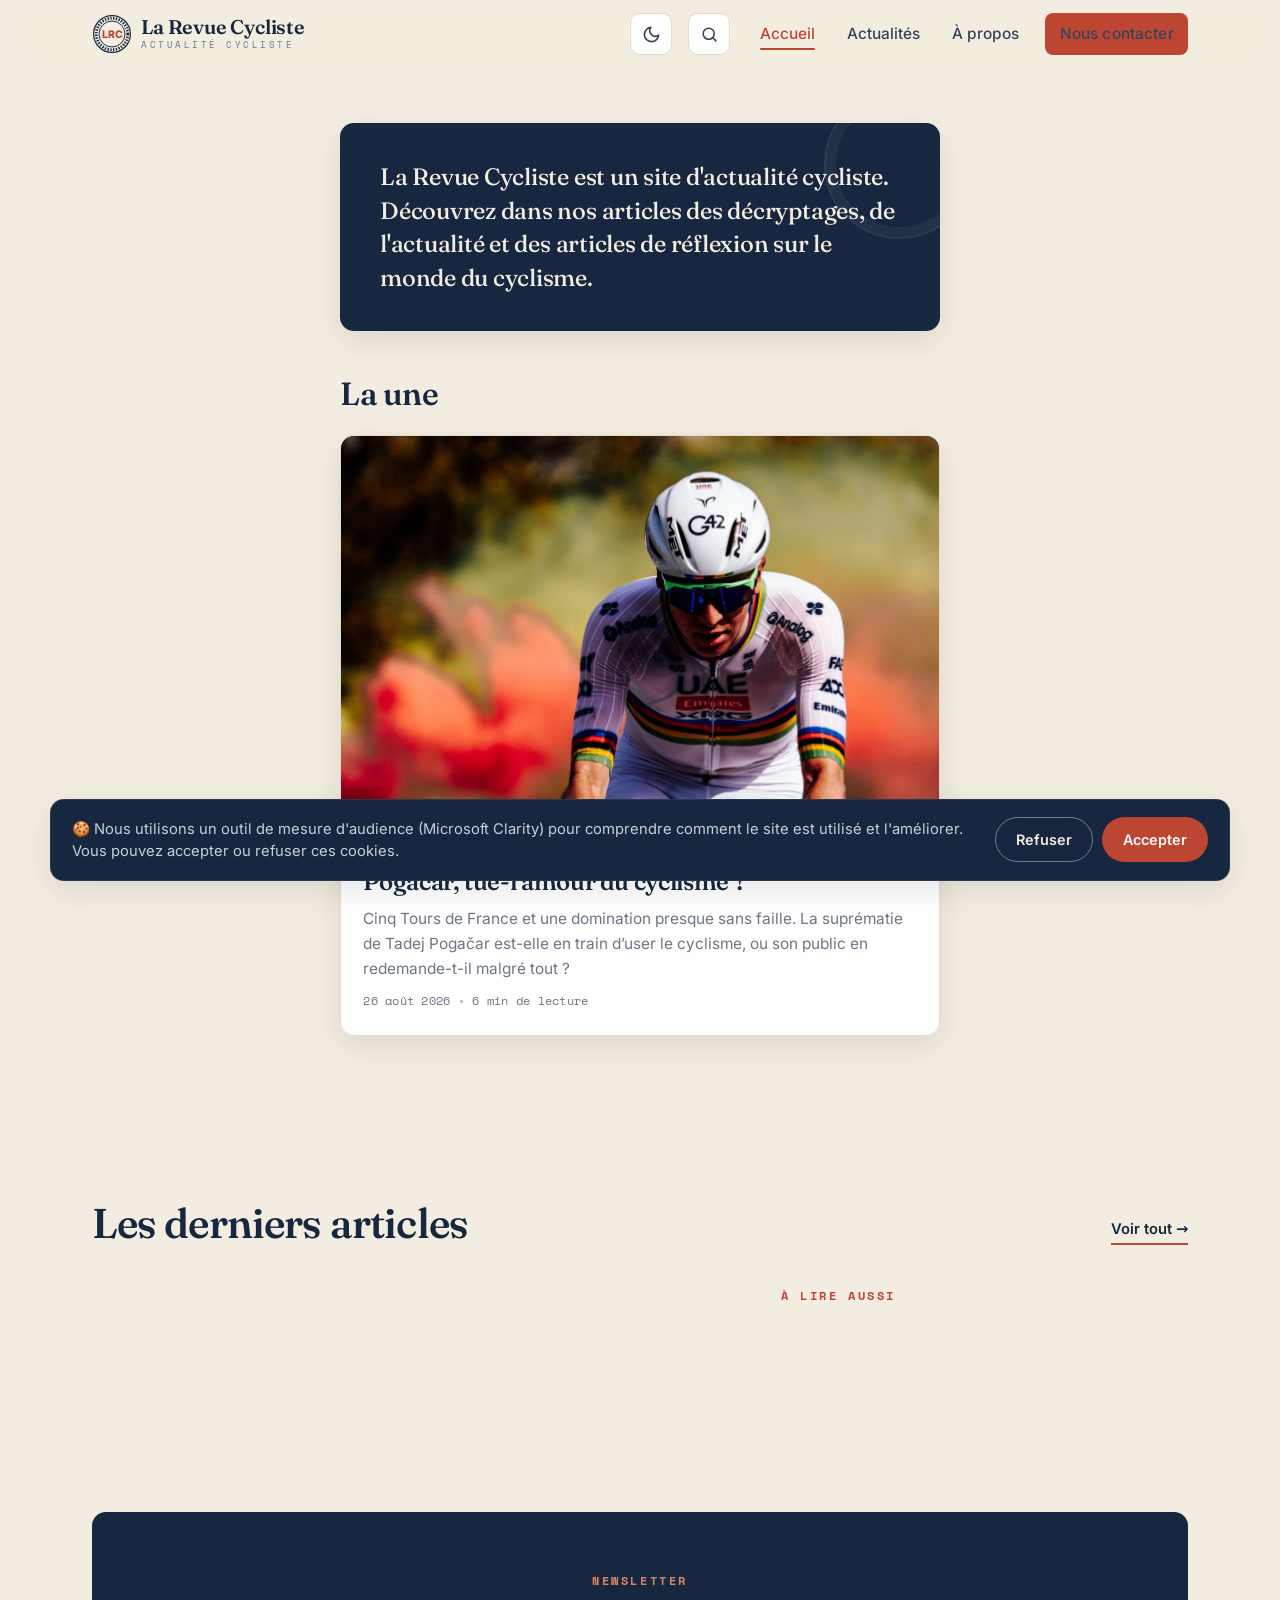
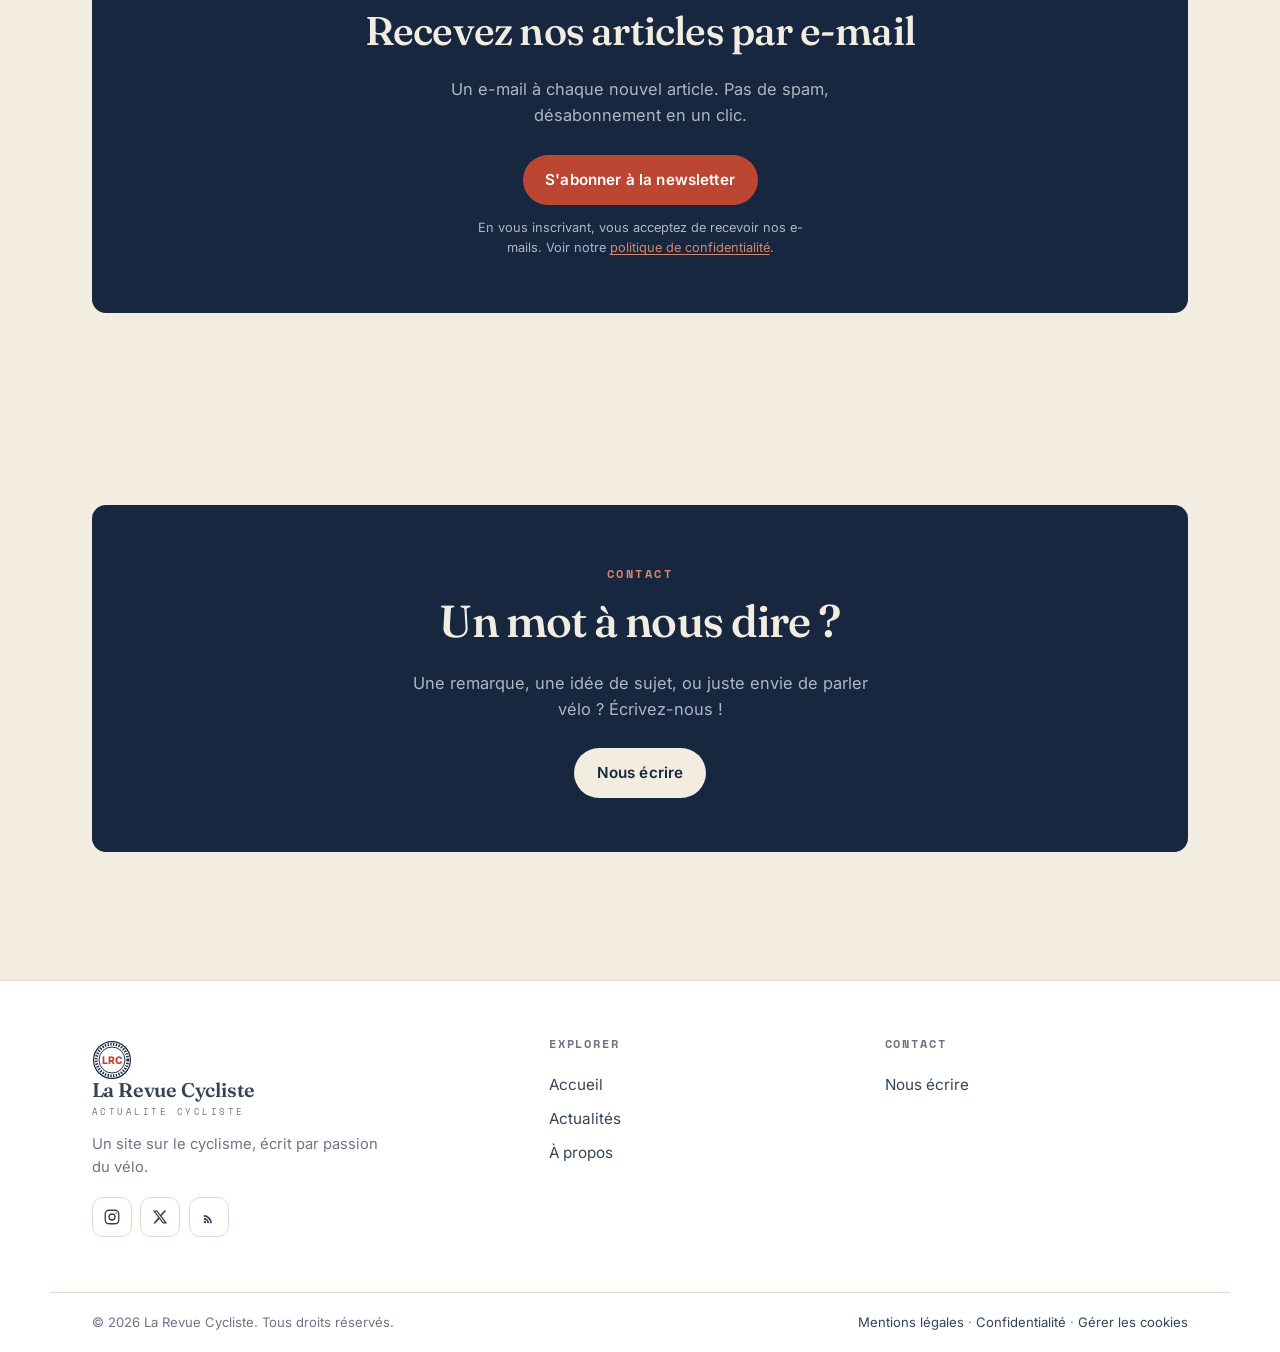
<file: index.html>
<!DOCTYPE html>
<html lang="fr">
<head>
  <meta charset="UTF-8" />
  <meta name="viewport" content="width=device-width, initial-scale=1.0" />
  <script>(function(){try{var t=localStorage.getItem("lrc-theme")||(matchMedia("(prefers-color-scheme:dark)").matches?"dark":"light");document.documentElement.setAttribute("data-theme",t);}catch(e){document.documentElement.setAttribute("data-theme","light");}})();</script>
  <title>La Revue Cycliste — Toute l'actualité du cyclisme</title>
  <meta name="description" content="La Revue Cycliste est un site d'actualité cycliste. Découvrez dans nos articles des décryptages, de l'actualité et des articles de réflexion sur le monde du cyclisme." />
  <meta name="author" content="La Revue Cycliste" />
  <meta name="theme-color" content="#16273f" />

  <!-- Open Graph -->
  <meta property="og:type" content="website" />
  <meta property="og:title" content="La Revue Cycliste — Toute l'actualité du cyclisme" />
  <meta property="og:description" content="La Revue Cycliste est un site d'actualité cycliste. Découvrez dans nos articles des décryptages, de l'actualité et des articles de réflexion sur le monde du cyclisme." />
  <meta property="og:locale" content="fr_FR" />

  <link rel="stylesheet" href="assets/css/fonts.css" />
  <link rel="stylesheet" href="assets/css/style.css" />
  <link rel="icon" href="/favicon.ico" sizes="any" />
  <link rel="icon" type="image/png" sizes="48x48" href="/assets/img/favicon-48.png" />
  <link rel="icon" type="image/png" sizes="192x192" href="/assets/img/icon-192.png" />
  <link rel="apple-touch-icon" href="https://larevuecycliste.fr/assets/img/apple-touch-icon.png" />
  <link rel="manifest" href="site.webmanifest" />
  <link rel="alternate" type="application/rss+xml" title="La Revue Cycliste — Flux RSS" href="https://larevuecycliste.fr/feed.xml" />

  <!-- Données structurées : relie le site à ses réseaux sociaux -->
  <script type="application/ld+json">
  {
    "@context": "https://schema.org",
    "@type": "Organization",
    "name": "La Revue Cycliste",
    "url": "https://larevuecycliste.fr/",
    "sameAs": [
      "https://www.instagram.com/larevuecycliste",
      "https://x.com/Larevuecycliste"
    ]
  }
  </script>

  <!-- Données structurées : identité du site (aide Google à afficher le nom) -->
  <script type="application/ld+json">
  {
    "@context": "https://schema.org",
    "@type": "WebSite",
    "name": "La Revue Cycliste",
    "alternateName": "LRC",
    "url": "https://larevuecycliste.fr/",
    "inLanguage": "fr-FR"
  }
  </script>

  <link rel="canonical" href="https://larevuecycliste.fr/" />
  <meta property="og:url" content="https://larevuecycliste.fr/" />
  <meta property="og:site_name" content="La Revue Cycliste" />
  <meta property="og:image" content="https://larevuecycliste.fr/assets/img/og-image.png" />
  <meta property="og:image:width" content="1200" />
  <meta property="og:image:height" content="630" />
  <meta property="og:image:alt" content="La Revue Cycliste" />
  <meta name="twitter:card" content="summary_large_image" />
  <meta name="twitter:site" content="@Larevuecycliste" />
  <meta name="twitter:title" content="La Revue Cycliste — Toute l'actualité du cyclisme" />
  <meta name="twitter:description" content="La Revue Cycliste est un site d'actualité cycliste. Découvrez dans nos articles des décryptages, de l'actualité et des articles de réflexion sur le monde du cyclisme." />
  <meta name="twitter:image" content="https://larevuecycliste.fr/assets/img/og-image.png" />
  <script src="assets/js/consent.js" defer></script>
</head>
<body data-page="home">
  <a class="skip-link" href="#main">Aller au contenu</a>

  <header class="site-header">
    <nav class="wrap nav" aria-label="Navigation principale">
      <a class="brand" href="index.html" aria-label="La Revue Cycliste, accueil">
        <span class="brand__mark" aria-hidden="true">
          <svg viewBox="0 0 100 100" fill="none" aria-hidden="true"><circle cx="50" cy="50" r="46" stroke="currentColor" stroke-width="3"/><circle cx="50" cy="50" r="39.5" stroke="currentColor" stroke-width="7" stroke-dasharray="3.4 3.55"/><circle cx="50" cy="50" r="32.5" stroke="currentColor" stroke-width="2.4"/><text x="50" y="50" text-anchor="middle" dominant-baseline="central" font-family="Inter, system-ui, sans-serif" font-weight="800" font-size="26" fill="var(--accent)">LRC</text></svg>
        </span>
        <span class="brand__text">La Revue Cycliste<small>Actualité cycliste</small></span>
      </a>
      <button class="nav__toggle" aria-label="Ouvrir le menu" aria-expanded="false" aria-controls="menu"><span></span></button>
      <div class="nav__links" id="menu">
        <a data-nav="home" href="index.html">Accueil</a>
        <a data-nav="news" href="actualites.html">Actualités</a>
        <a data-nav="about" href="a-propos.html">À propos</a>
        <a class="btn btn--primary nav__cta" data-mailto href="#">Nous contacter</a>
      </div>
    </nav>
  </header>

  <main id="main">
    <!-- HERO -->
    <section class="hero wrap">
      <div class="hero__solo">
        <div class="intro-banner">
          <p>La Revue Cycliste est un site d'actualité cycliste. Découvrez dans nos articles des décryptages, de l'actualité et des articles de réflexion sur le monde du cyclisme.</p>
        </div>
        <h2 class="una-title">La une</h2>
        <article class="hero__feature" id="js-featured" aria-label="Article à la une"></article>
      </div>
    </section>

    <!-- DERNIERS ARTICLES -->
    <section class="section wrap">
      <div class="section-head">
        <div>
          <h2>Les derniers articles</h2>
        </div>
        <a class="link-more" href="actualites.html" id="js-latest-more">Voir tout →</a>
      </div>
      <div class="latest" id="js-latest">
        <div class="grid" id="js-latest-grid"></div>
        <div>
          <span class="eyebrow" style="display:block;margin-bottom:.9rem">À lire aussi</span>
          <div class="stack" id="js-latest-stack"></div>
        </div>
      </div>
    </section>

    <!-- NEWSLETTER -->
    <section class="section wrap" id="newsletter">
      <div class="newsletter-cta reveal">
        <span class="eyebrow">Newsletter</span>
        <h2>Recevez nos articles par e-mail</h2>
        <p>Un e-mail à chaque nouvel article. Pas de spam, désabonnement en un clic.</p>
        <a class="btn btn--primary newsletter-btn" href="https://larevuecycliste.beehiiv.com" target="_blank" rel="noopener">S'abonner à la newsletter</a>
        <p class="newsletter-consent">En vous inscrivant, vous acceptez de recevoir nos e-mails. Voir notre <a href="confidentialite.html">politique de confidentialité</a>.</p>
      </div>
    </section>

    <!-- CONTACT -->
    <section class="section wrap" id="contact">
      <div class="contact-cta reveal">
        <span class="eyebrow" style="color:var(--accent-soft)">Contact</span>
        <h2>Un mot à nous dire ?</h2>
        <p>Une remarque, une idée de sujet, ou juste envie de parler vélo ? Écrivez-nous&nbsp;!</p>
        <a class="btn btn--light" data-mailto href="#">Nous écrire</a>
      </div>
    </section>
  </main>

  <footer class="site-footer">
    <div class="wrap footer__grid">
      <div class="footer__brand">
        <a class="brand" href="index.html" aria-label="La Revue Cycliste">
          <span class="brand__mark" aria-hidden="true">
            <svg viewBox="0 0 100 100" fill="none" aria-hidden="true"><circle cx="50" cy="50" r="46" stroke="currentColor" stroke-width="3"/><circle cx="50" cy="50" r="39.5" stroke="currentColor" stroke-width="7" stroke-dasharray="3.4 3.55"/><circle cx="50" cy="50" r="32.5" stroke="currentColor" stroke-width="2.4"/><text x="50" y="50" text-anchor="middle" dominant-baseline="central" font-family="Inter, system-ui, sans-serif" font-weight="800" font-size="26" fill="var(--accent)">LRC</text></svg>
          </span>
          <span class="brand__text">La Revue Cycliste<small>Actualité cycliste</small></span>
        </a>
        <p>Un site sur le cyclisme, écrit par passion du vélo.</p>
        <div class="socials" aria-label="Réseaux sociaux"><a href="https://www.instagram.com/larevuecycliste" target="_blank" rel="noopener" aria-label="La Revue Cycliste sur Instagram"><svg width="18" height="18" viewBox="0 0 24 24" fill="none" stroke="currentColor" stroke-width="1.8"><rect x="3" y="3" width="18" height="18" rx="5"/><circle cx="12" cy="12" r="4"/><circle cx="17.5" cy="6.5" r="1" fill="currentColor" stroke="none"/></svg></a><a href="https://x.com/Larevuecycliste" target="_blank" rel="noopener" aria-label="La Revue Cycliste sur X"><svg width="16" height="16" viewBox="0 0 24 24" fill="currentColor"><path d="M18.244 2.25h3.308l-7.227 8.26 8.502 11.24H16.17l-5.214-6.817L4.99 21.75H1.68l7.73-8.835L1.254 2.25H8.08l4.713 6.231zm-1.161 17.52h1.833L7.084 4.126H5.117z"/></svg></a><a href="https://larevuecycliste.fr/feed.xml" aria-label="Flux RSS de La Revue Cycliste"><svg width="17" height="17" viewBox="0 0 24 24" fill="currentColor"><path d="M4 11a9 9 0 0 1 9 9h2.5A11.5 11.5 0 0 0 4 8.5V11zm0 4a5 5 0 0 1 5 5h2.5A7.5 7.5 0 0 0 4 12.5V15zm1.5 5a1.75 1.75 0 1 0 0-3.5 1.75 1.75 0 0 0 0 3.5z"/></svg></a></div>
      </div>
      <nav aria-label="Explorer">
        <h5>Explorer</h5>
        <a href="index.html">Accueil</a>
        <a href="actualites.html">Actualités</a>
        <a href="a-propos.html">À propos</a>
      </nav>
      <div>
        <h5>Contact</h5>
        <a href="a-propos.html#contact">Nous écrire</a>
      </div>
    </div>
    <div class="wrap footer__bottom">
      <span>© <span data-year></span> <span data-site-name>La Revue Cycliste</span>. Tous droits réservés.</span>
      <span><a href="mentions-legales.html">Mentions légales</a> · <a href="confidentialite.html">Confidentialité</a> · <a href="#" data-cookie-settings>Gérer les cookies</a></span>
    </div>
  </footer>

  <script src="assets/js/articles.js"></script>
  <script src="assets/js/main.js"></script>
</body>
</html>
</file>
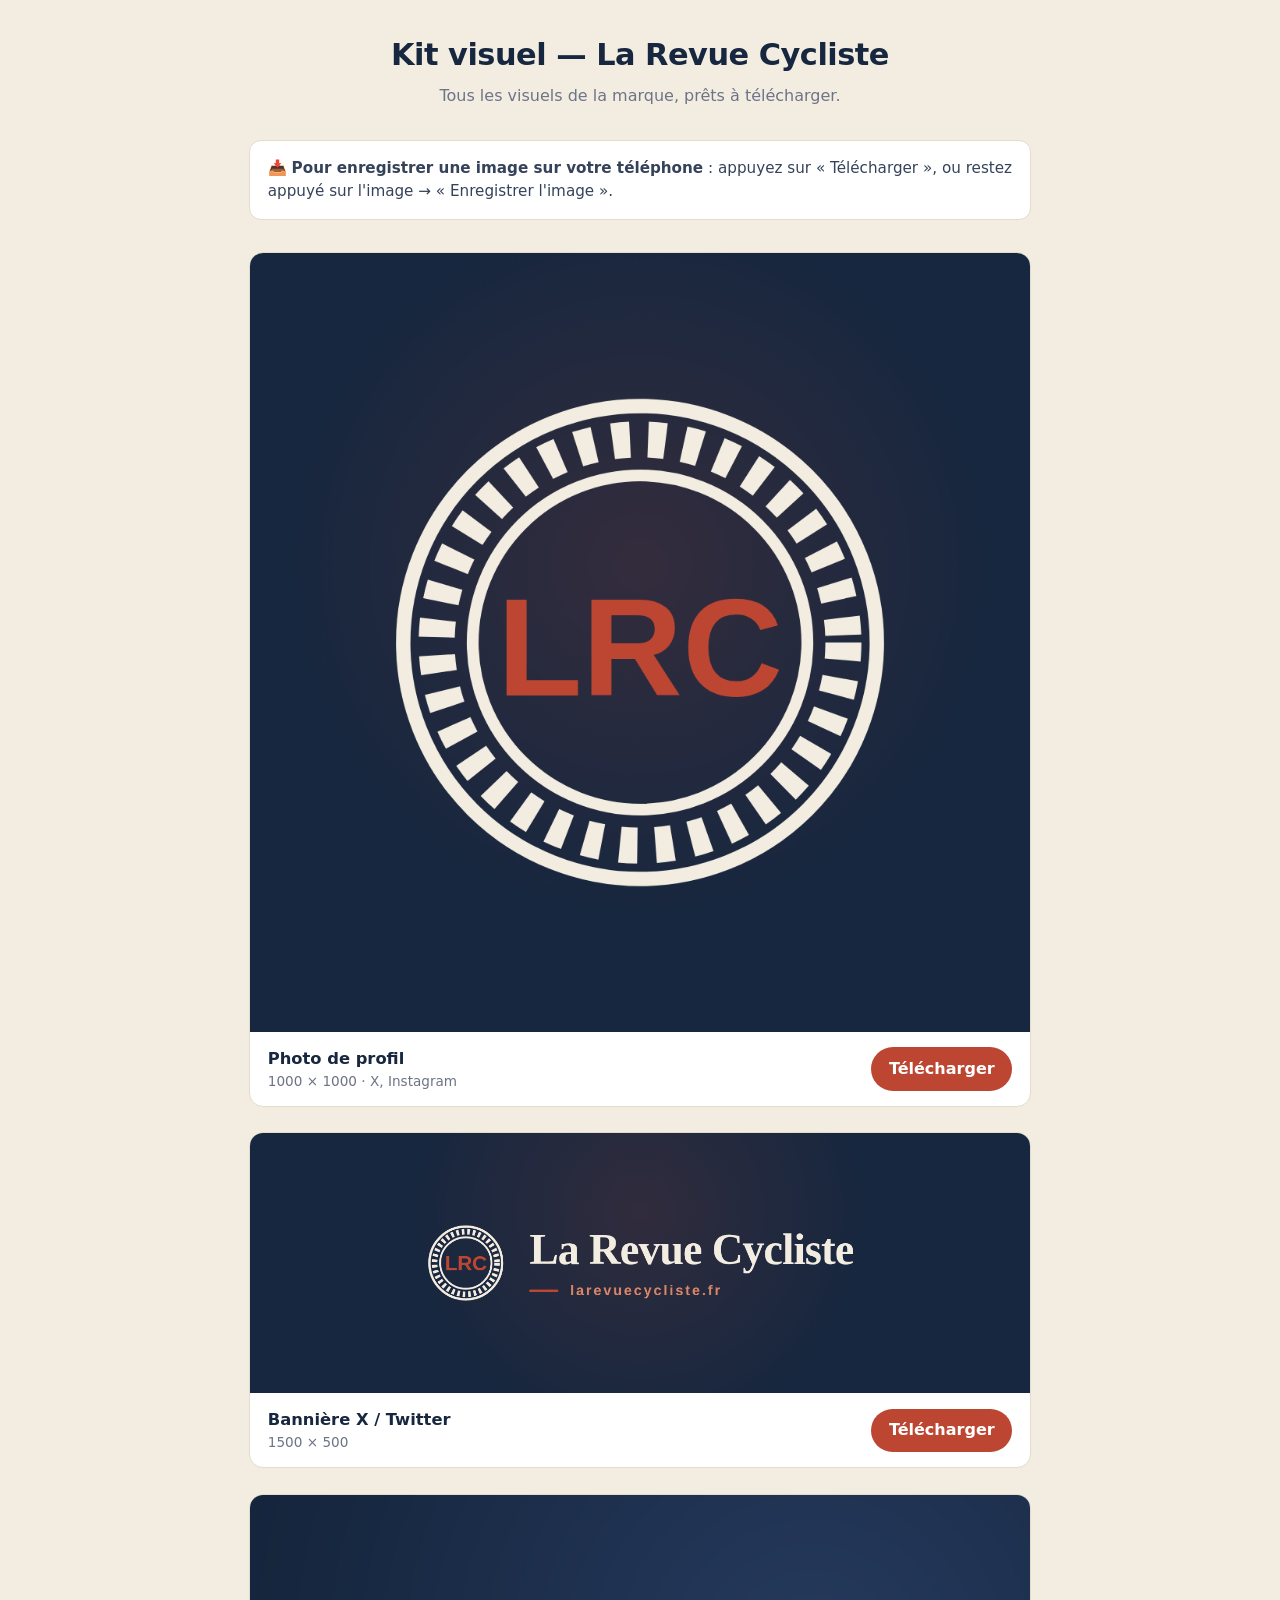
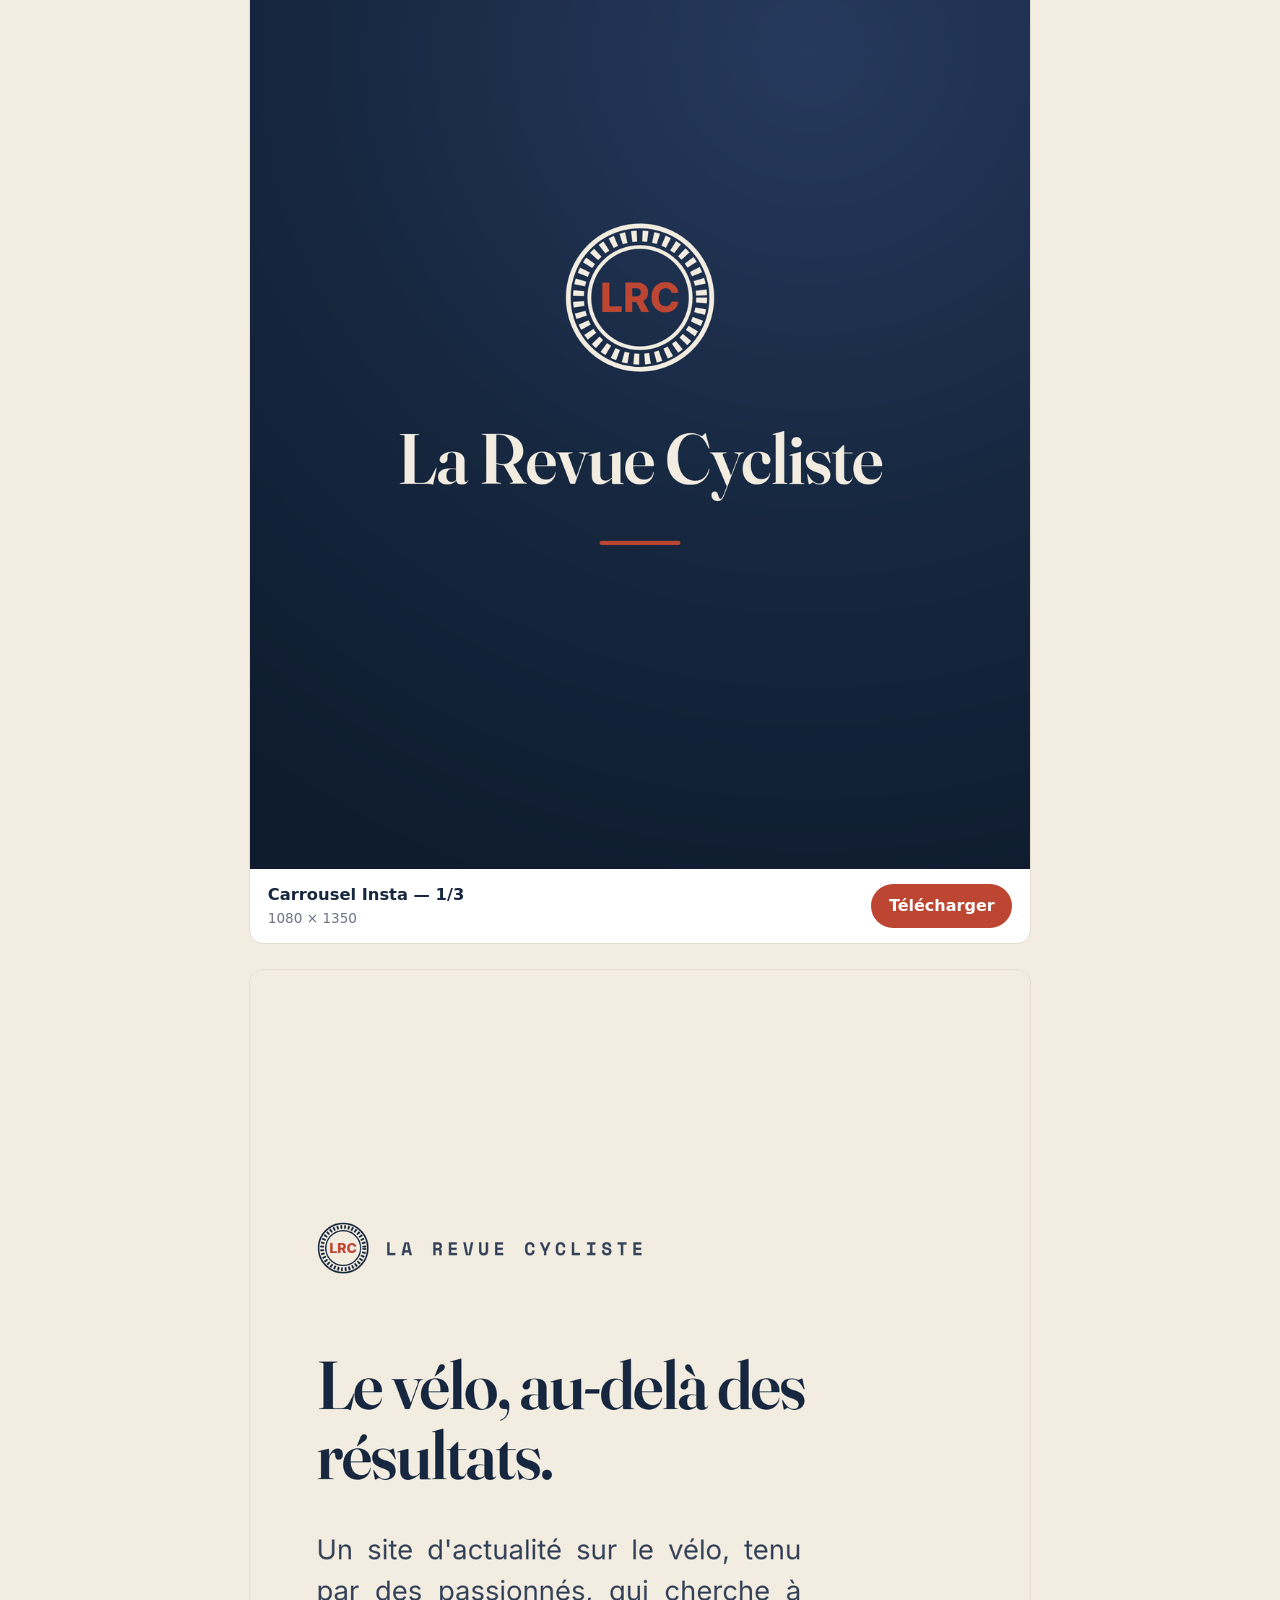
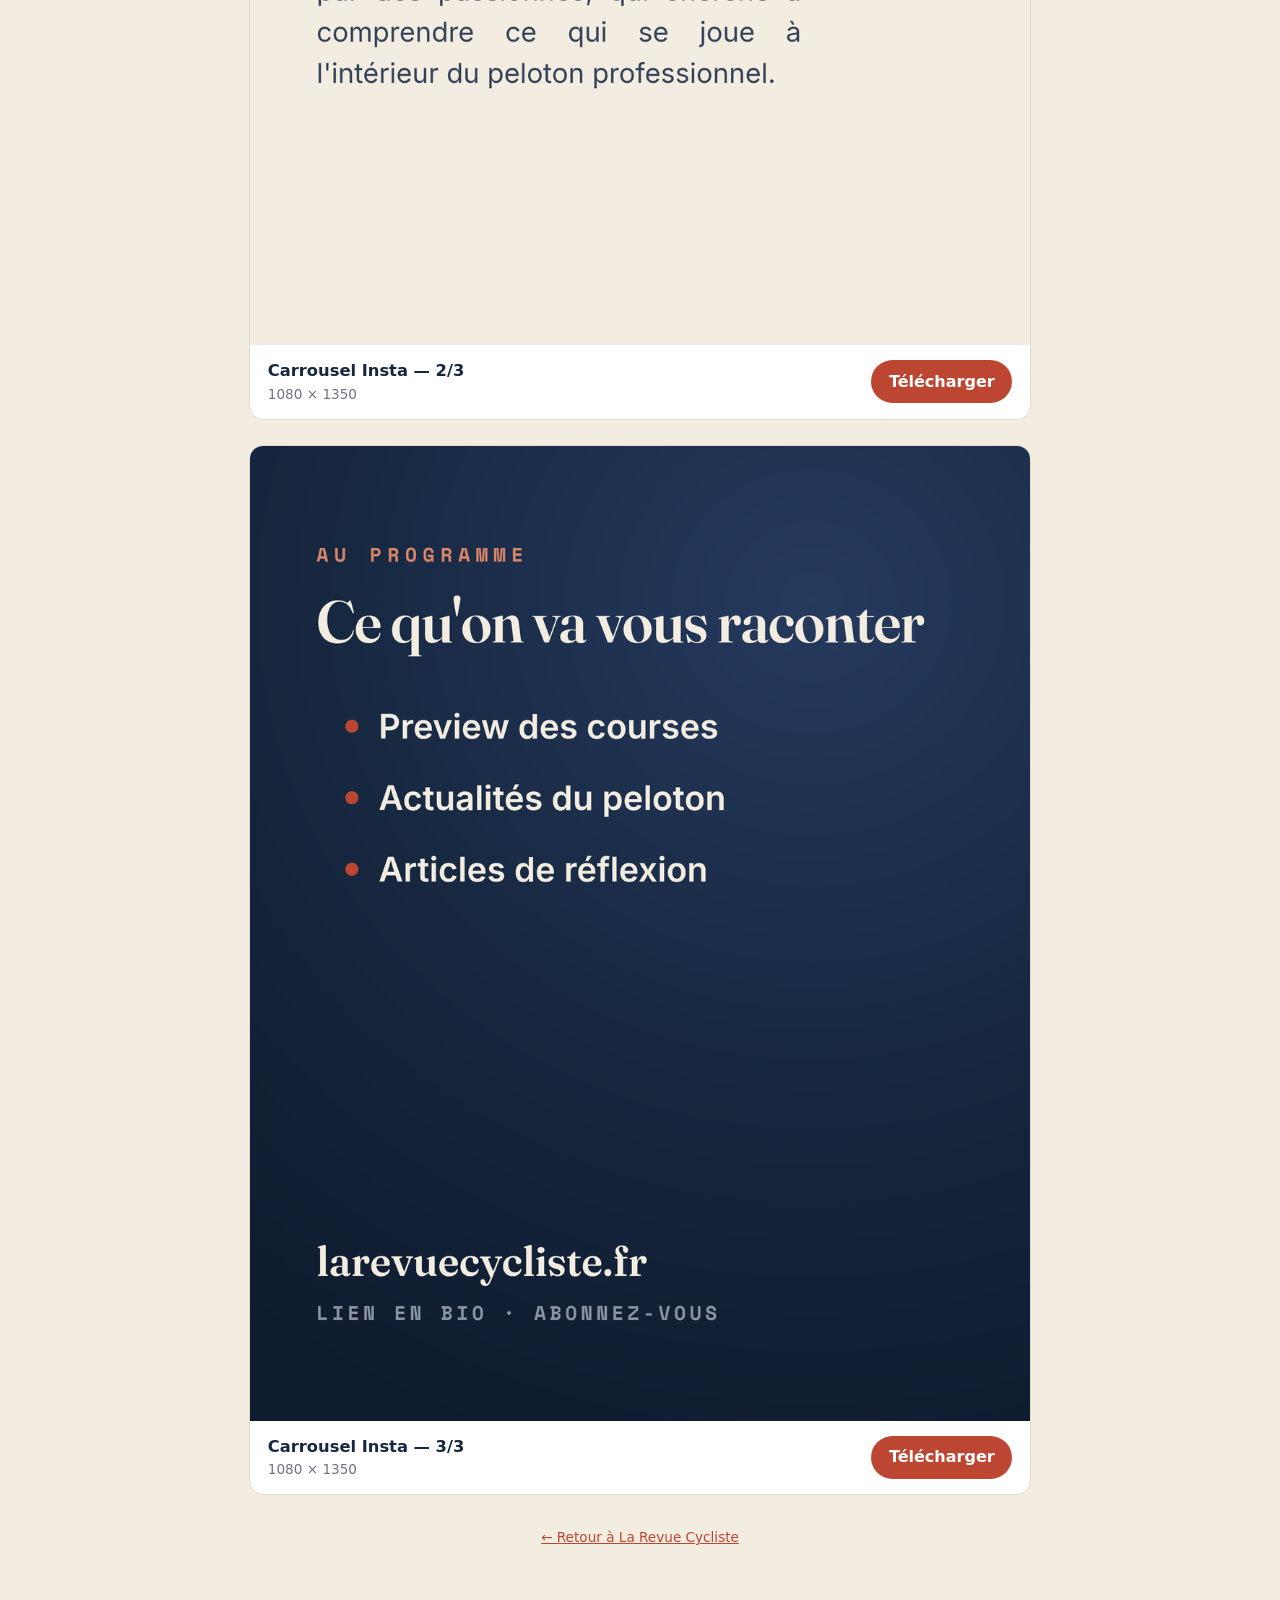
<file: kit/index.html>
<!DOCTYPE html>
<html lang="fr">
<head>
  <meta charset="UTF-8" />
  <meta name="viewport" content="width=device-width, initial-scale=1.0" />
  <meta name="robots" content="noindex" />
  <title>Kit visuel — La Revue Cycliste</title>
  <style>
    :root{--navy:#16273f;--cream:#f3ede1;--accent:#bd4633;--muted:#6d7486;--line:#e3dccd}
    *{margin:0;box-sizing:border-box}
    body{background:var(--cream);color:var(--navy);font-family:system-ui,-apple-system,"Segoe UI",Roboto,sans-serif;line-height:1.5}
    .wrap{max-width:820px;margin:0 auto;padding:2rem 1.2rem 4rem}
    header{text-align:center;margin-bottom:2rem}
    h1{font-size:1.9rem;letter-spacing:-.5px}
    p.sub{color:var(--muted);margin-top:.4rem}
    .tip{background:#fff;border:1px solid var(--line);border-radius:12px;padding:1rem 1.1rem;margin:1.4rem 0 2rem;font-size:.95rem;color:#35435a}
    .asset{background:#fff;border:1px solid var(--line);border-radius:14px;overflow:hidden;margin-bottom:1.6rem}
    .asset img{width:100%;display:block;background:#eee}
    .asset .meta{display:flex;align-items:center;justify-content:space-between;gap:1rem;padding:.9rem 1.1rem;flex-wrap:wrap}
    .asset b{font-size:1.02rem}
    .asset span{color:var(--muted);font-size:.85rem;display:block}
    .dl{display:inline-flex;align-items:center;gap:.5rem;background:var(--accent);color:#fff;
      text-decoration:none;font-weight:600;padding:.6rem 1.1rem;border-radius:999px;white-space:nowrap}
    footer{text-align:center;color:var(--muted);font-size:.85rem;margin-top:2rem}
    footer a{color:var(--accent)}
  </style>
</head>
<body>
  <div class="wrap">
    <header>
      <h1>Kit visuel — La Revue Cycliste</h1>
      <p class="sub">Tous les visuels de la marque, prêts à télécharger.</p>
    </header>

    <div class="tip">
      📥 <b>Pour enregistrer une image sur votre téléphone</b> : appuyez sur « Télécharger », ou
      restez appuyé sur l'image → « Enregistrer l'image ».
    </div>

    <div class="asset">
      <img src="profil.png" alt="Photo de profil" />
      <div class="meta">
        <div><b>Photo de profil</b><span>1000 × 1000 · X, Instagram</span></div>
        <a class="dl" href="profil.png" download>Télécharger</a>
      </div>
    </div>

    <div class="asset">
      <img src="banniere-twitter.png" alt="Bannière X" />
      <div class="meta">
        <div><b>Bannière X / Twitter</b><span>1500 × 500</span></div>
        <a class="dl" href="banniere-twitter.png" download>Télécharger</a>
      </div>
    </div>

    <div class="asset">
      <img src="insta-1.png" alt="Carrousel Instagram — slide 1" />
      <div class="meta">
        <div><b>Carrousel Insta — 1/3</b><span>1080 × 1350</span></div>
        <a class="dl" href="insta-1.png" download>Télécharger</a>
      </div>
    </div>

    <div class="asset">
      <img src="insta-2.png" alt="Carrousel Instagram — slide 2" />
      <div class="meta">
        <div><b>Carrousel Insta — 2/3</b><span>1080 × 1350</span></div>
        <a class="dl" href="insta-2.png" download>Télécharger</a>
      </div>
    </div>

    <div class="asset">
      <img src="insta-3.png" alt="Carrousel Instagram — slide 3" />
      <div class="meta">
        <div><b>Carrousel Insta — 3/3</b><span>1080 × 1350</span></div>
        <a class="dl" href="insta-3.png" download>Télécharger</a>
      </div>
    </div>

    <footer>
      <a href="/">← Retour à La Revue Cycliste</a>
    </footer>
  </div>
</body>
</html>
</file>
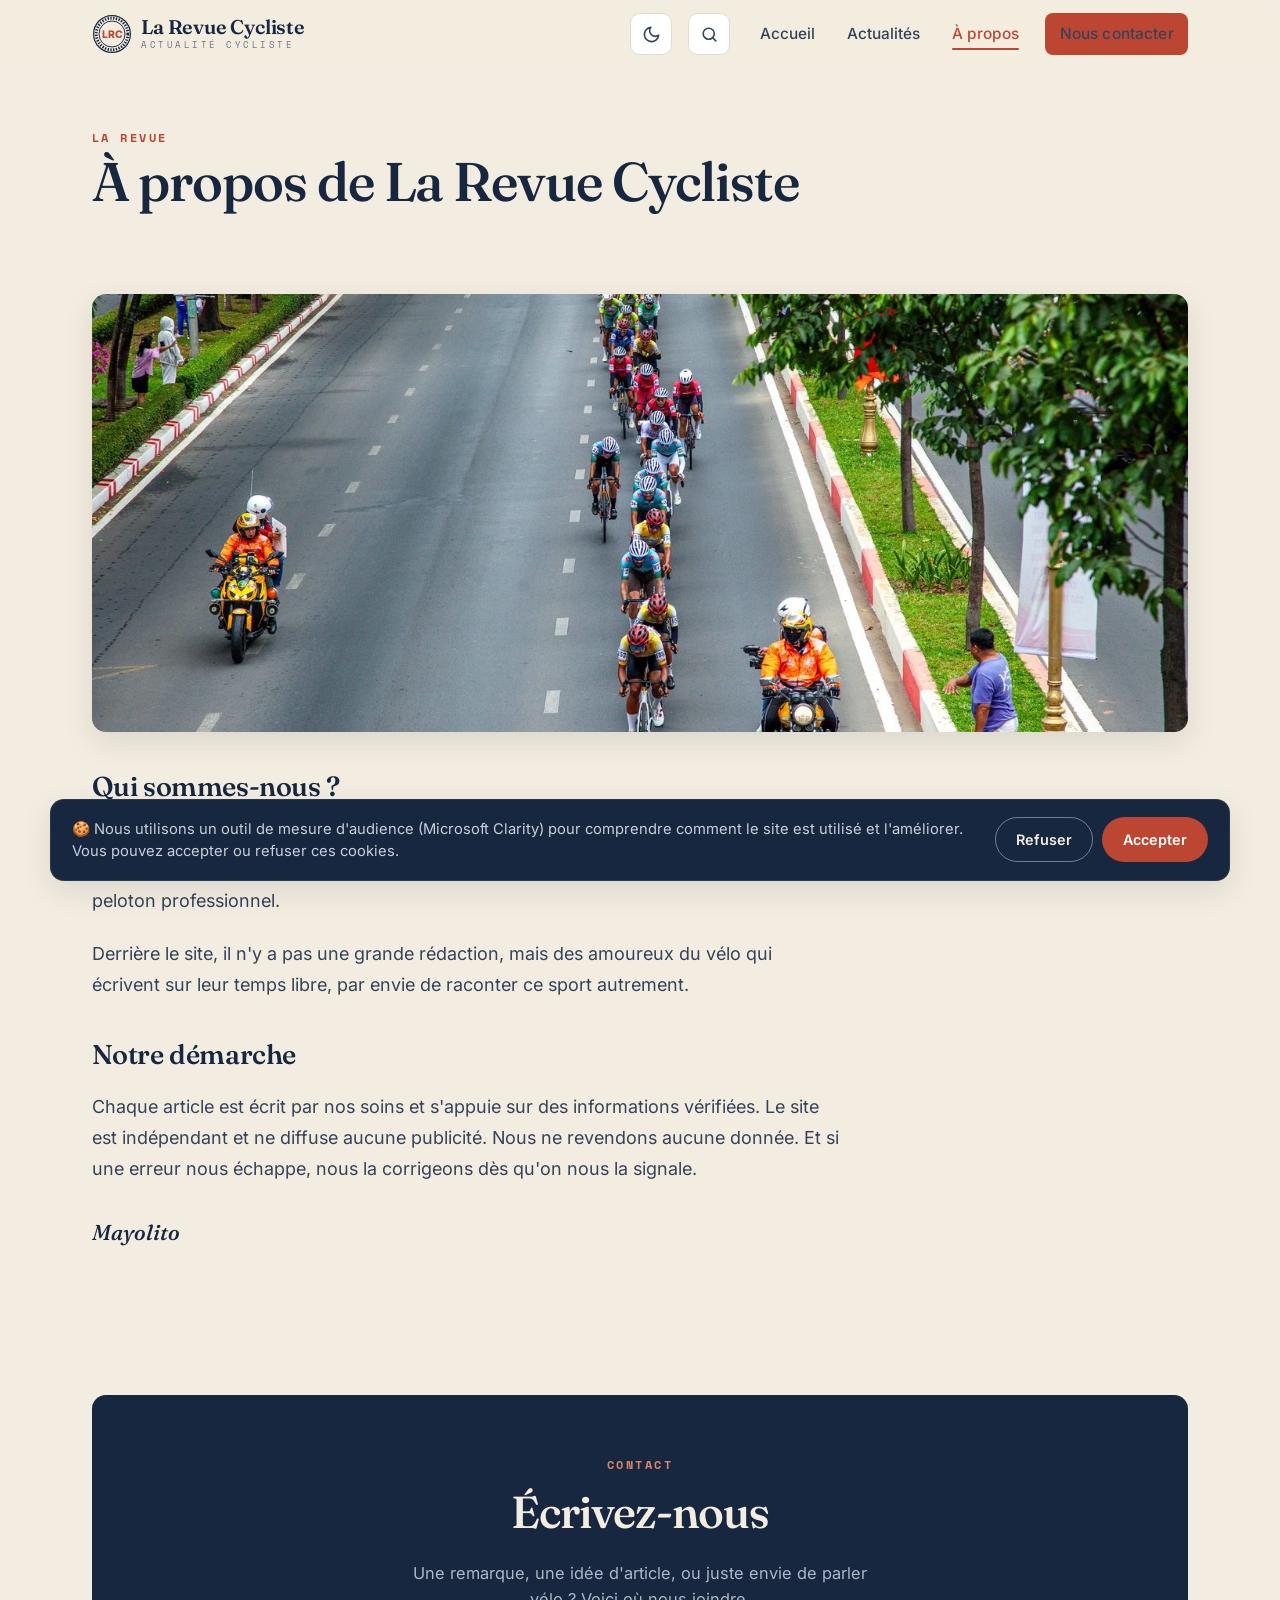
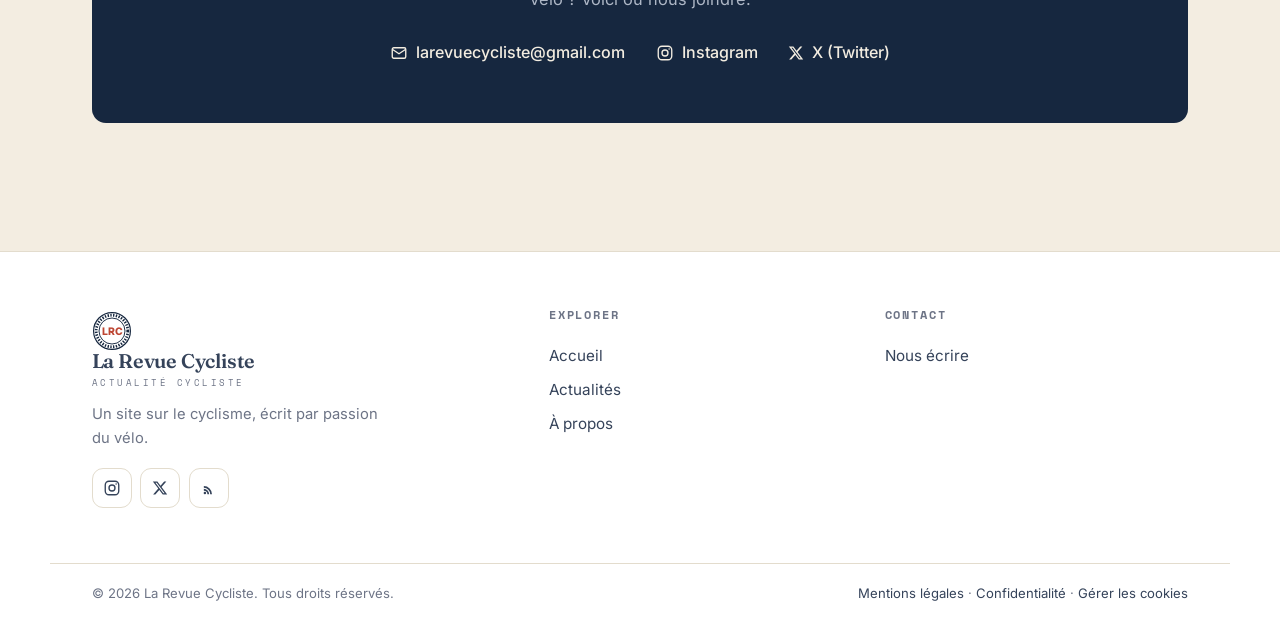
<file: a-propos.html>
<!DOCTYPE html>
<html lang="fr">
<head>
  <meta charset="UTF-8" />
  <meta name="viewport" content="width=device-width, initial-scale=1.0" />
  <script>(function(){try{var t=localStorage.getItem("lrc-theme")||(matchMedia("(prefers-color-scheme:dark)").matches?"dark":"light");document.documentElement.setAttribute("data-theme",t);}catch(e){document.documentElement.setAttribute("data-theme","light");}})();</script>
  <title>À propos — La Revue Cycliste</title>
  <meta name="description" content="La Revue Cycliste : qui nous sommes, notre approche du cyclisme et notre ligne éditoriale." />
  <meta name="theme-color" content="#16273f" />
  <link rel="canonical" href="https://larevuecycliste.fr/a-propos.html" />
  <link rel="stylesheet" href="assets/css/fonts.css" />
  <link rel="stylesheet" href="assets/css/style.css" />
  <link rel="icon" href="/favicon.ico" sizes="any" />
  <link rel="icon" type="image/png" sizes="48x48" href="/assets/img/favicon-48.png" />
  <link rel="icon" type="image/png" sizes="192x192" href="/assets/img/icon-192.png" />
  <link rel="alternate" type="application/rss+xml" title="La Revue Cycliste — Flux RSS" href="https://larevuecycliste.fr/feed.xml" />
  <link rel="apple-touch-icon" href="https://larevuecycliste.fr/assets/img/apple-touch-icon.png" />
  <link rel="manifest" href="site.webmanifest" />
  <meta property="og:type" content="website" />
  <meta property="og:title" content="À propos — La Revue Cycliste" />
  <meta property="og:description" content="Qui nous sommes, notre approche du cyclisme et notre ligne éditoriale." />
  <meta property="og:locale" content="fr_FR" />
  <meta property="og:url" content="https://larevuecycliste.fr/a-propos.html" />
  <meta property="og:site_name" content="La Revue Cycliste" />
  <meta property="og:image" content="https://larevuecycliste.fr/assets/img/og-image.png" />
  <script src="assets/js/consent.js" defer></script>
</head>
<body data-page="about">
  <a class="skip-link" href="#main">Aller au contenu</a>

  <header class="site-header">
    <nav class="wrap nav" aria-label="Navigation principale">
      <a class="brand" href="index.html" aria-label="La Revue Cycliste, accueil">
        <span class="brand__mark" aria-hidden="true">
          <svg viewBox="0 0 100 100" fill="none" aria-hidden="true"><circle cx="50" cy="50" r="46" stroke="currentColor" stroke-width="3"/><circle cx="50" cy="50" r="39.5" stroke="currentColor" stroke-width="7" stroke-dasharray="3.4 3.55"/><circle cx="50" cy="50" r="32.5" stroke="currentColor" stroke-width="2.4"/><text x="50" y="50" text-anchor="middle" dominant-baseline="central" font-family="Inter, system-ui, sans-serif" font-weight="800" font-size="26" fill="var(--accent)">LRC</text></svg>
        </span>
        <span class="brand__text">La Revue Cycliste<small>Actualité cycliste</small></span>
      </a>
      <button class="nav__toggle" aria-label="Ouvrir le menu" aria-expanded="false" aria-controls="menu"><span></span></button>
      <div class="nav__links" id="menu">
        <a data-nav="home" href="index.html">Accueil</a>
        <a data-nav="news" href="actualites.html">Actualités</a>
        <a data-nav="about" href="a-propos.html">À propos</a>
        <a class="btn btn--primary nav__cta" data-mailto href="#">Nous contacter</a>
      </div>
    </nav>
  </header>

  <main id="main">
    <section class="section--tight wrap" style="padding-top:clamp(2rem,5vw,3.4rem)">
      <span class="eyebrow">La revue</span>
      <h1 class="page-title">À propos de La Revue Cycliste</h1>
    </section>

    <div class="wrap">
      <figure class="about-media">
        <img src="assets/img/une-peloton.jpg" alt="Un peloton en pleine course sur une avenue bordée de palmiers" loading="lazy" decoding="async" />
      </figure>
    </div>

    <div class="wrap" style="padding-bottom:clamp(2rem,5vw,3rem)">
      <div class="prose">
        <h2>Qui sommes-nous&nbsp;?</h2>
        <p>La Revue Cycliste, c'est un site d'actualité sur le vélo, tenu par des passionnés. Nous allons au-delà des simples résultats pour comprendre ce qui se joue à l'intérieur du peloton professionnel.</p>
        <p>Derrière le site, il n'y a pas une grande rédaction, mais des amoureux du vélo qui écrivent sur leur temps libre, par envie de raconter ce sport autrement.</p>

        <h2>Notre démarche</h2>
        <p>Chaque article est écrit par nos soins et s'appuie sur des informations vérifiées. Le site est indépendant et ne diffuse aucune publicité. Nous ne revendons aucune donnée. Et si une erreur nous échappe, nous la corrigeons dès qu'on nous la signale.</p>
        <p class="about-signature">Mayolito</p>
      </div>
    </div>

    <!-- Contact -->
    <section class="section wrap" id="contact">
      <div class="contact-cta reveal">
        <span class="eyebrow" style="color:var(--accent-soft)">Contact</span>
        <h2>Écrivez-nous</h2>
        <p>Une remarque, une idée d'article, ou juste envie de parler vélo&nbsp;? Voici où nous joindre.</p>
        <ul class="contact-list">
          <li><a data-mailto href="#">
            <svg width="18" height="18" viewBox="0 0 24 24" fill="none" stroke="currentColor" stroke-width="1.8" aria-hidden="true"><rect x="3" y="5" width="18" height="14" rx="2"/><path d="m3 7 9 6 9-6"/></svg>
            <span data-site-email>e-mail</span>
          </a></li>
          <li><a href="https://www.instagram.com/larevuecycliste" target="_blank" rel="noopener">
            <svg width="18" height="18" viewBox="0 0 24 24" fill="none" stroke="currentColor" stroke-width="1.8" aria-hidden="true"><rect x="3" y="3" width="18" height="18" rx="5"/><circle cx="12" cy="12" r="4"/><circle cx="17.5" cy="6.5" r="1" fill="currentColor" stroke="none"/></svg>
            Instagram
          </a></li>
          <li><a href="https://x.com/Larevuecycliste" target="_blank" rel="noopener">
            <svg width="16" height="16" viewBox="0 0 24 24" fill="currentColor" aria-hidden="true"><path d="M18.244 2.25h3.308l-7.227 8.26 8.502 11.24H16.17l-5.214-6.817L4.99 21.75H1.68l7.73-8.835L1.254 2.25H8.08l4.713 6.231zm-1.161 17.52h1.833L7.084 4.126H5.117z"/></svg>
            X (Twitter)
          </a></li>
        </ul>
      </div>
    </section>
  </main>

  <footer class="site-footer">
    <div class="wrap footer__grid">
      <div class="footer__brand">
        <a class="brand" href="index.html" aria-label="La Revue Cycliste">
          <span class="brand__mark" aria-hidden="true">
            <svg viewBox="0 0 100 100" fill="none" aria-hidden="true"><circle cx="50" cy="50" r="46" stroke="currentColor" stroke-width="3"/><circle cx="50" cy="50" r="39.5" stroke="currentColor" stroke-width="7" stroke-dasharray="3.4 3.55"/><circle cx="50" cy="50" r="32.5" stroke="currentColor" stroke-width="2.4"/><text x="50" y="50" text-anchor="middle" dominant-baseline="central" font-family="Inter, system-ui, sans-serif" font-weight="800" font-size="26" fill="var(--accent)">LRC</text></svg>
          </span>
          <span class="brand__text">La Revue Cycliste<small>Actualité cycliste</small></span>
        </a>
        <p>Un site sur le cyclisme, écrit par passion du vélo.</p>
        <div class="socials" aria-label="Réseaux sociaux"><a href="https://www.instagram.com/larevuecycliste" target="_blank" rel="noopener" aria-label="La Revue Cycliste sur Instagram"><svg width="18" height="18" viewBox="0 0 24 24" fill="none" stroke="currentColor" stroke-width="1.8"><rect x="3" y="3" width="18" height="18" rx="5"/><circle cx="12" cy="12" r="4"/><circle cx="17.5" cy="6.5" r="1" fill="currentColor" stroke="none"/></svg></a><a href="https://x.com/Larevuecycliste" target="_blank" rel="noopener" aria-label="La Revue Cycliste sur X"><svg width="16" height="16" viewBox="0 0 24 24" fill="currentColor"><path d="M18.244 2.25h3.308l-7.227 8.26 8.502 11.24H16.17l-5.214-6.817L4.99 21.75H1.68l7.73-8.835L1.254 2.25H8.08l4.713 6.231zm-1.161 17.52h1.833L7.084 4.126H5.117z"/></svg></a><a href="https://larevuecycliste.fr/feed.xml" aria-label="Flux RSS de La Revue Cycliste"><svg width="17" height="17" viewBox="0 0 24 24" fill="currentColor"><path d="M4 11a9 9 0 0 1 9 9h2.5A11.5 11.5 0 0 0 4 8.5V11zm0 4a5 5 0 0 1 5 5h2.5A7.5 7.5 0 0 0 4 12.5V15zm1.5 5a1.75 1.75 0 1 0 0-3.5 1.75 1.75 0 0 0 0 3.5z"/></svg></a></div>
      </div>
      <nav aria-label="Explorer">
        <h5>Explorer</h5>
        <a href="index.html">Accueil</a>
        <a href="actualites.html">Actualités</a>
        <a href="a-propos.html">À propos</a>
      </nav>
      <div>
        <h5>Contact</h5>
        <a href="a-propos.html#contact">Nous écrire</a>
      </div>
    </div>
    <div class="wrap footer__bottom">
      <span>© <span data-year></span> <span data-site-name>La Revue Cycliste</span>. Tous droits réservés.</span>
      <span><a href="mentions-legales.html">Mentions légales</a> · <a href="confidentialite.html">Confidentialité</a> · <a href="#" data-cookie-settings>Gérer les cookies</a></span>
    </div>
  </footer>

  <script src="assets/js/articles.js"></script>
  <script src="assets/js/main.js"></script>
</body>
</html>
</file>
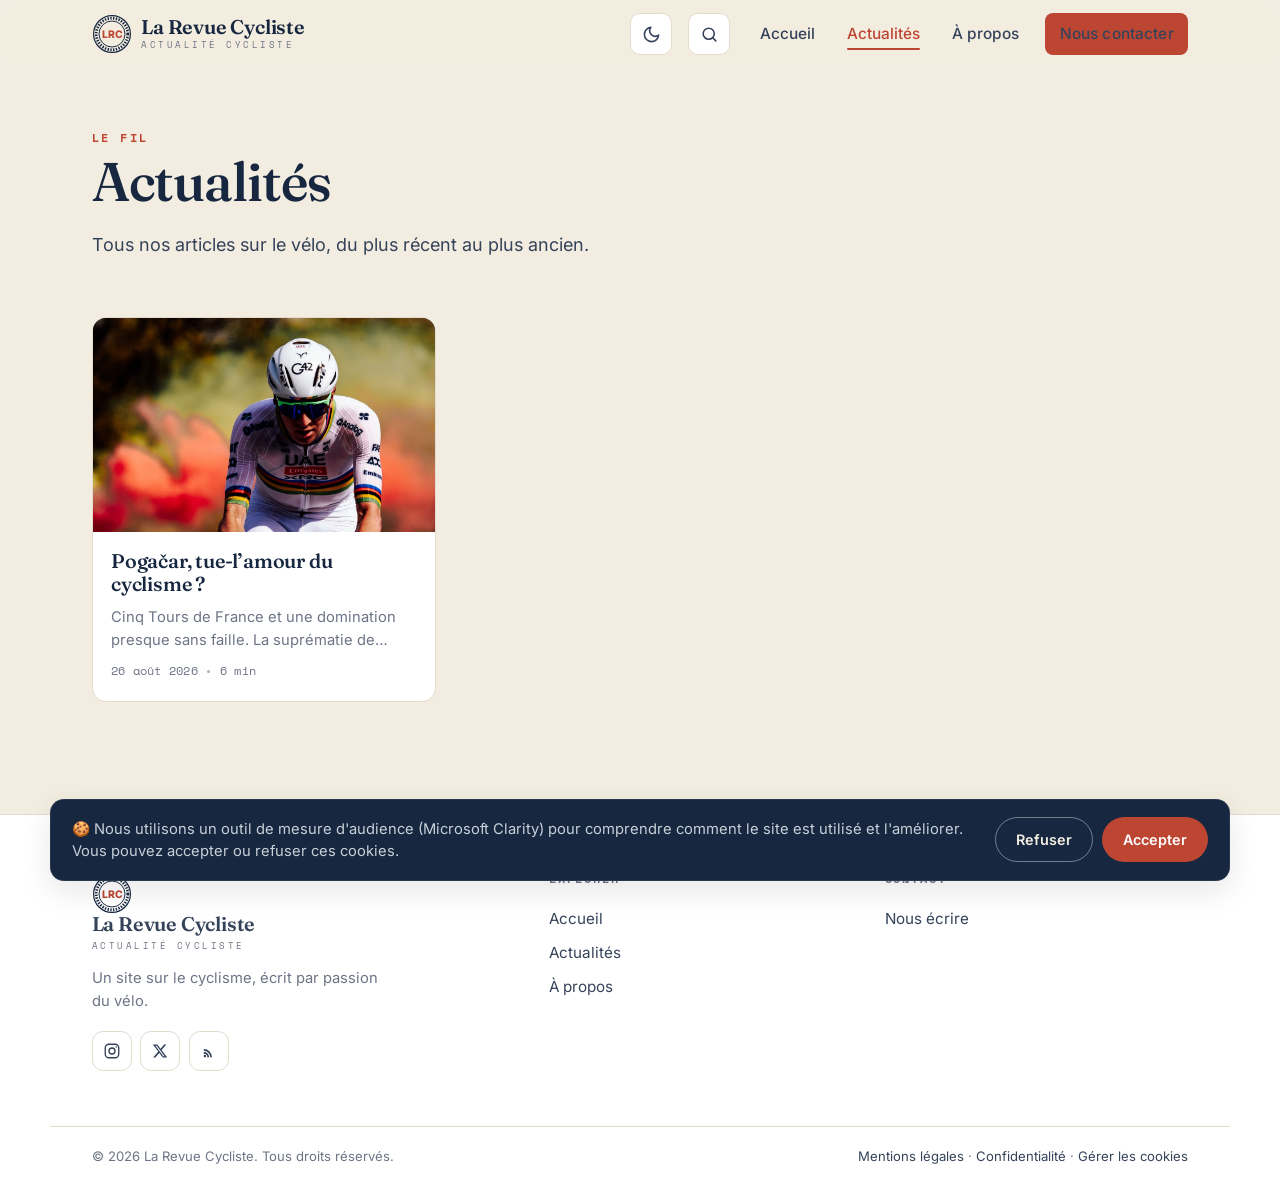
<file: actualites.html>
<!DOCTYPE html>
<html lang="fr">
<head>
  <meta charset="UTF-8" />
  <meta name="viewport" content="width=device-width, initial-scale=1.0" />
  <script>(function(){try{var t=localStorage.getItem("lrc-theme")||(matchMedia("(prefers-color-scheme:dark)").matches?"dark":"light");document.documentElement.setAttribute("data-theme",t);}catch(e){document.documentElement.setAttribute("data-theme","light");}})();</script>
  <title>Actualités — La Revue Cycliste</title>
  <meta name="description" content="Tous les articles de La Revue Cycliste sur le cyclisme, du plus récent au plus ancien." />
  <meta name="theme-color" content="#16273f" />
  <link rel="stylesheet" href="assets/css/fonts.css" />
  <link rel="stylesheet" href="assets/css/style.css" />
  <link rel="icon" href="/favicon.ico" sizes="any" />
  <link rel="icon" type="image/png" sizes="48x48" href="/assets/img/favicon-48.png" />
  <link rel="icon" type="image/png" sizes="192x192" href="/assets/img/icon-192.png" />
  <link rel="apple-touch-icon" href="https://larevuecycliste.fr/assets/img/apple-touch-icon.png" />
  <link rel="manifest" href="site.webmanifest" />
  <link rel="alternate" type="application/rss+xml" title="La Revue Cycliste — Flux RSS" href="https://larevuecycliste.fr/feed.xml" />

  <link rel="canonical" href="https://larevuecycliste.fr/actualites.html" />
  <meta property="og:type" content="website" />
  <meta property="og:title" content="Actualités — La Revue Cycliste" />
  <meta property="og:description" content="Tous nos articles sur le vélo : les courses, le matériel, les coureurs et la culture cycliste." />
  <meta property="og:locale" content="fr_FR" />
  <meta property="og:url" content="https://larevuecycliste.fr/actualites.html" />
  <meta property="og:site_name" content="La Revue Cycliste" />
  <meta property="og:image" content="https://larevuecycliste.fr/assets/img/og-image.png" />
  <meta property="og:image:width" content="1200" />
  <meta property="og:image:height" content="630" />
  <meta property="og:image:alt" content="La Revue Cycliste" />
  <meta name="twitter:card" content="summary_large_image" />
  <meta name="twitter:site" content="@Larevuecycliste" />
  <meta name="twitter:title" content="Actualités — La Revue Cycliste" />
  <meta name="twitter:description" content="Tous nos articles sur le vélo : les courses, le matériel, les coureurs et la culture cycliste." />
  <meta name="twitter:image" content="https://larevuecycliste.fr/assets/img/og-image.png" />
  <script src="assets/js/consent.js" defer></script>
</head>
<body data-page="news">
  <a class="skip-link" href="#main">Aller au contenu</a>

  <header class="site-header">
    <nav class="wrap nav" aria-label="Navigation principale">
      <a class="brand" href="index.html" aria-label="La Revue Cycliste, accueil">
        <span class="brand__mark" aria-hidden="true">
          <svg viewBox="0 0 100 100" fill="none" aria-hidden="true"><circle cx="50" cy="50" r="46" stroke="currentColor" stroke-width="3"/><circle cx="50" cy="50" r="39.5" stroke="currentColor" stroke-width="7" stroke-dasharray="3.4 3.55"/><circle cx="50" cy="50" r="32.5" stroke="currentColor" stroke-width="2.4"/><text x="50" y="50" text-anchor="middle" dominant-baseline="central" font-family="Inter, system-ui, sans-serif" font-weight="800" font-size="26" fill="var(--accent)">LRC</text></svg>
        </span>
        <span class="brand__text">La Revue Cycliste<small>Actualité cycliste</small></span>
      </a>
      <button class="nav__toggle" aria-label="Ouvrir le menu" aria-expanded="false" aria-controls="menu"><span></span></button>
      <div class="nav__links" id="menu">
        <a data-nav="home" href="index.html">Accueil</a>
        <a data-nav="news" href="actualites.html">Actualités</a>
        <a data-nav="about" href="a-propos.html">À propos</a>
        <a class="btn btn--primary nav__cta" data-mailto href="#">Nous contacter</a>
      </div>
    </nav>
  </header>

  <main id="main">
    <section class="section--tight wrap" style="padding-top:clamp(2rem,5vw,3.4rem)">
      <span class="eyebrow">Le fil</span>
      <h1 class="page-title">Actualités</h1>
      <p class="hero__sub" style="max-width:52ch">Tous nos articles sur le vélo, du plus récent au plus ancien.</p>
    </section>

    <section class="wrap" style="padding-bottom:clamp(3rem,7vw,5rem)">
      <div class="filters" id="js-filters" role="tablist" aria-label="Filtrer par rubrique"></div>
      <div class="grid" id="js-news-grid"></div>
    </section>
  </main>

  <footer class="site-footer">
    <div class="wrap footer__grid">
      <div class="footer__brand">
        <a class="brand" href="index.html" aria-label="La Revue Cycliste">
          <span class="brand__mark" aria-hidden="true">
            <svg viewBox="0 0 100 100" fill="none" aria-hidden="true"><circle cx="50" cy="50" r="46" stroke="currentColor" stroke-width="3"/><circle cx="50" cy="50" r="39.5" stroke="currentColor" stroke-width="7" stroke-dasharray="3.4 3.55"/><circle cx="50" cy="50" r="32.5" stroke="currentColor" stroke-width="2.4"/><text x="50" y="50" text-anchor="middle" dominant-baseline="central" font-family="Inter, system-ui, sans-serif" font-weight="800" font-size="26" fill="var(--accent)">LRC</text></svg>
          </span>
          <span class="brand__text">La Revue Cycliste<small>Actualité cycliste</small></span>
        </a>
        <p>Un site sur le cyclisme, écrit par passion du vélo.</p>
        <div class="socials" aria-label="Réseaux sociaux"><a href="https://www.instagram.com/larevuecycliste" target="_blank" rel="noopener" aria-label="La Revue Cycliste sur Instagram"><svg width="18" height="18" viewBox="0 0 24 24" fill="none" stroke="currentColor" stroke-width="1.8"><rect x="3" y="3" width="18" height="18" rx="5"/><circle cx="12" cy="12" r="4"/><circle cx="17.5" cy="6.5" r="1" fill="currentColor" stroke="none"/></svg></a><a href="https://x.com/Larevuecycliste" target="_blank" rel="noopener" aria-label="La Revue Cycliste sur X"><svg width="16" height="16" viewBox="0 0 24 24" fill="currentColor"><path d="M18.244 2.25h3.308l-7.227 8.26 8.502 11.24H16.17l-5.214-6.817L4.99 21.75H1.68l7.73-8.835L1.254 2.25H8.08l4.713 6.231zm-1.161 17.52h1.833L7.084 4.126H5.117z"/></svg></a><a href="https://larevuecycliste.fr/feed.xml" aria-label="Flux RSS de La Revue Cycliste"><svg width="17" height="17" viewBox="0 0 24 24" fill="currentColor"><path d="M4 11a9 9 0 0 1 9 9h2.5A11.5 11.5 0 0 0 4 8.5V11zm0 4a5 5 0 0 1 5 5h2.5A7.5 7.5 0 0 0 4 12.5V15zm1.5 5a1.75 1.75 0 1 0 0-3.5 1.75 1.75 0 0 0 0 3.5z"/></svg></a></div>
      </div>
      <nav aria-label="Explorer">
        <h5>Explorer</h5>
        <a href="index.html">Accueil</a>
        <a href="actualites.html">Actualités</a>
        <a href="a-propos.html">À propos</a>
      </nav>
      <div>
        <h5>Contact</h5>
        <a href="a-propos.html#contact">Nous écrire</a>
      </div>
    </div>
    <div class="wrap footer__bottom">
      <span>© <span data-year></span> <span data-site-name>La Revue Cycliste</span>. Tous droits réservés.</span>
      <span><a href="mentions-legales.html">Mentions légales</a> · <a href="confidentialite.html">Confidentialité</a> · <a href="#" data-cookie-settings>Gérer les cookies</a></span>
    </div>
  </footer>

  <script src="assets/js/articles.js"></script>
  <script src="assets/js/main.js"></script>
</body>
</html>
</file>
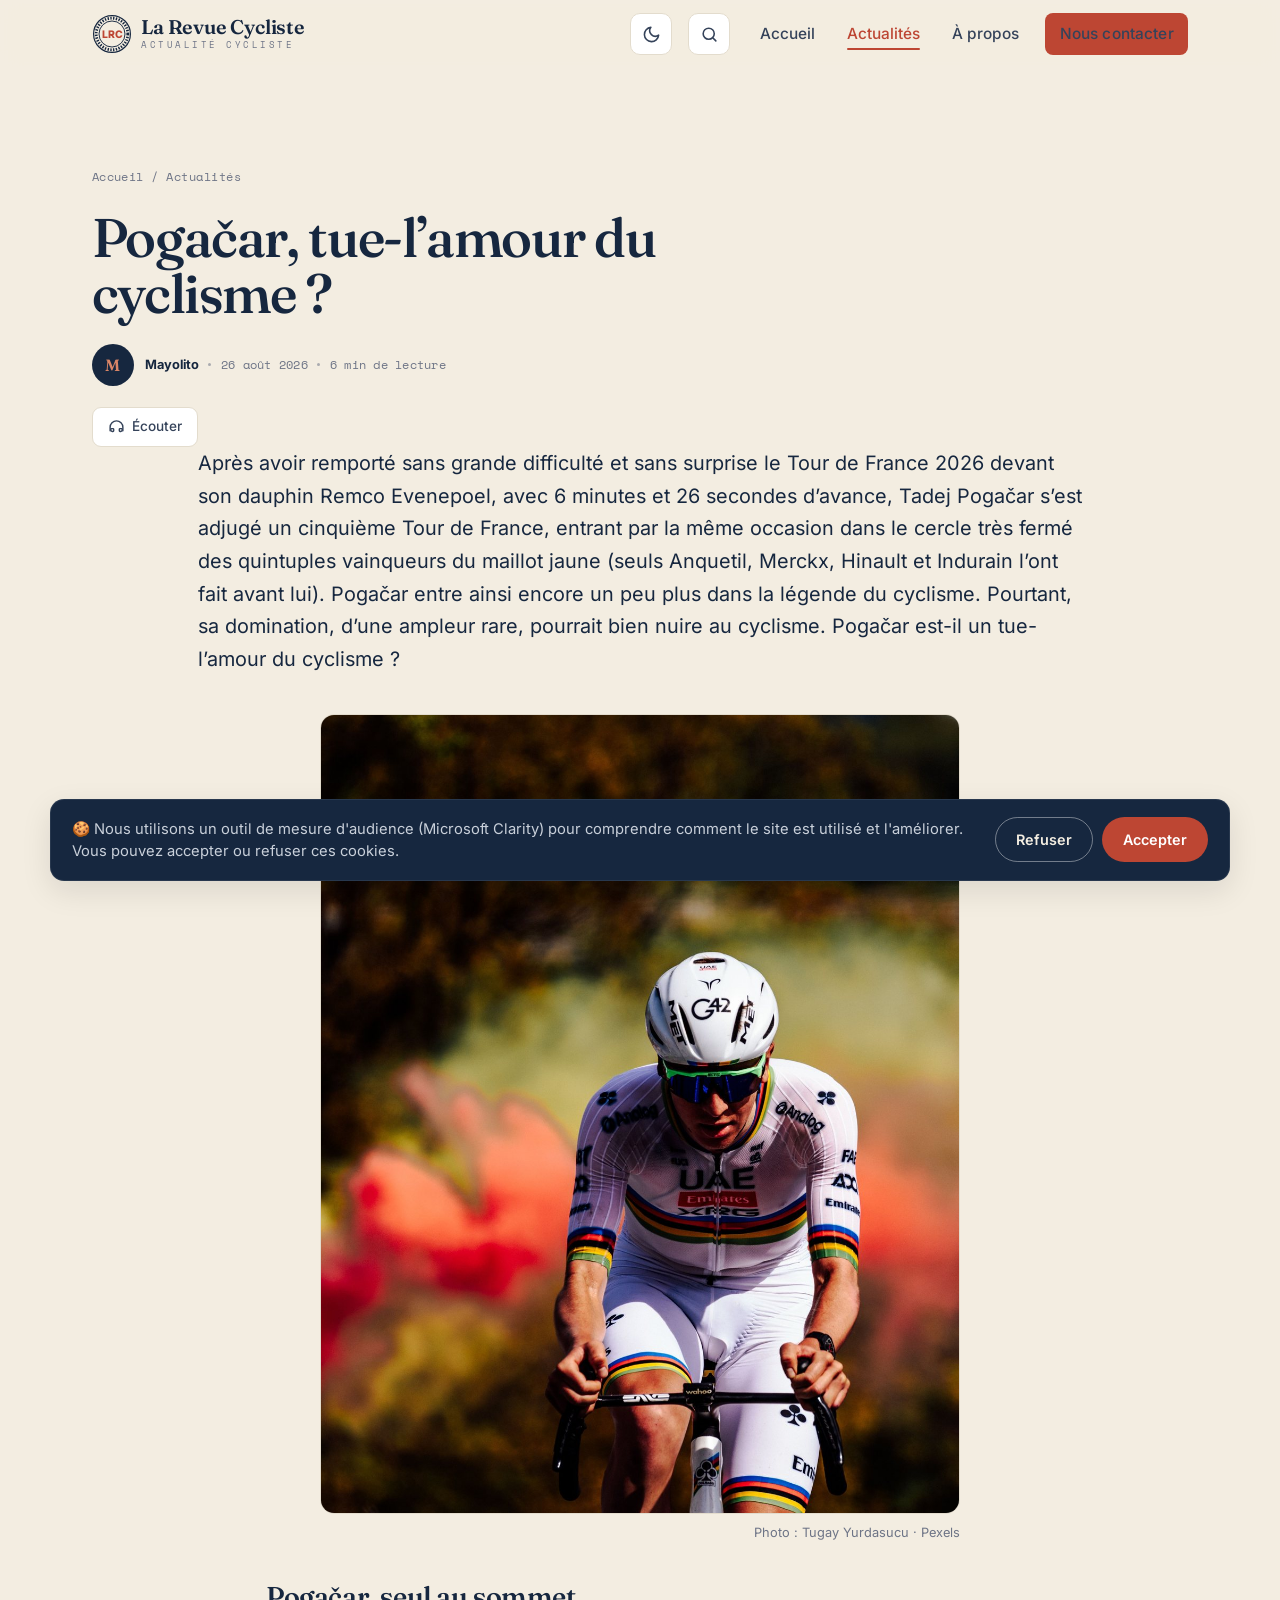
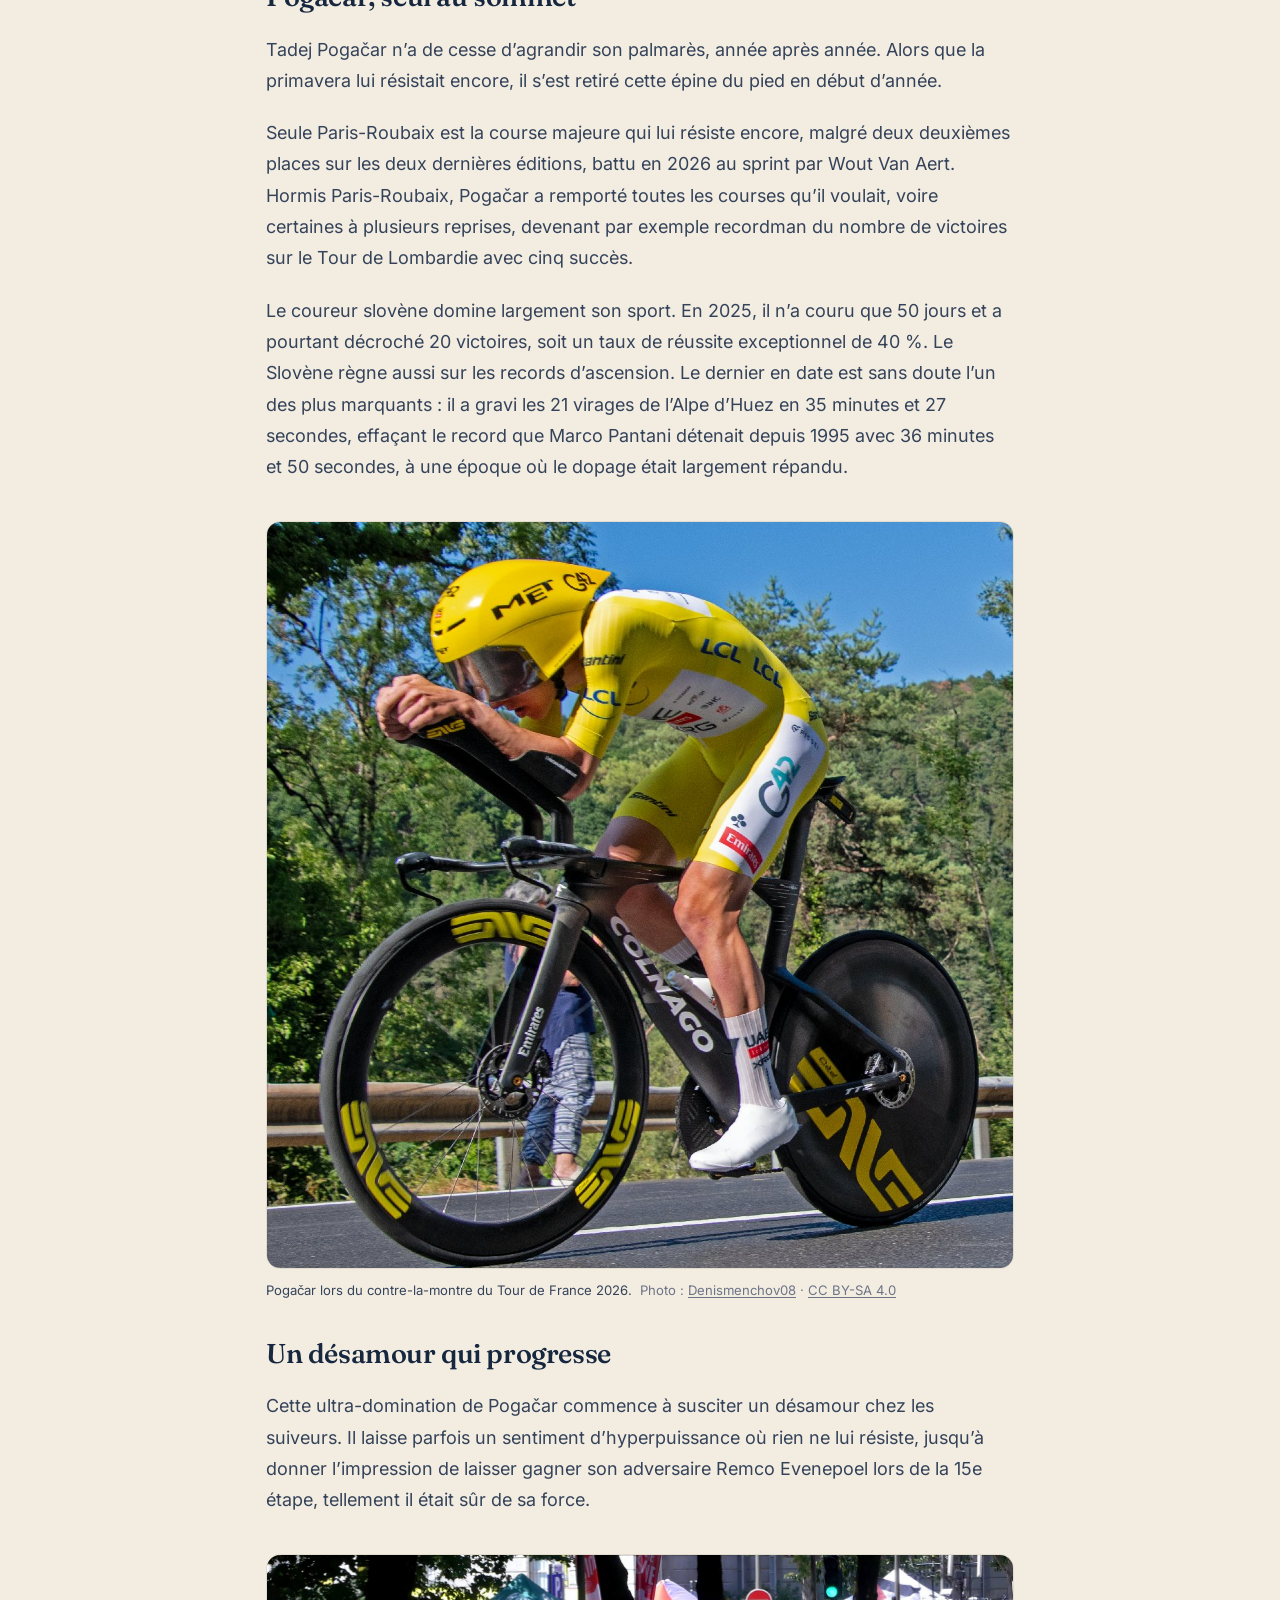
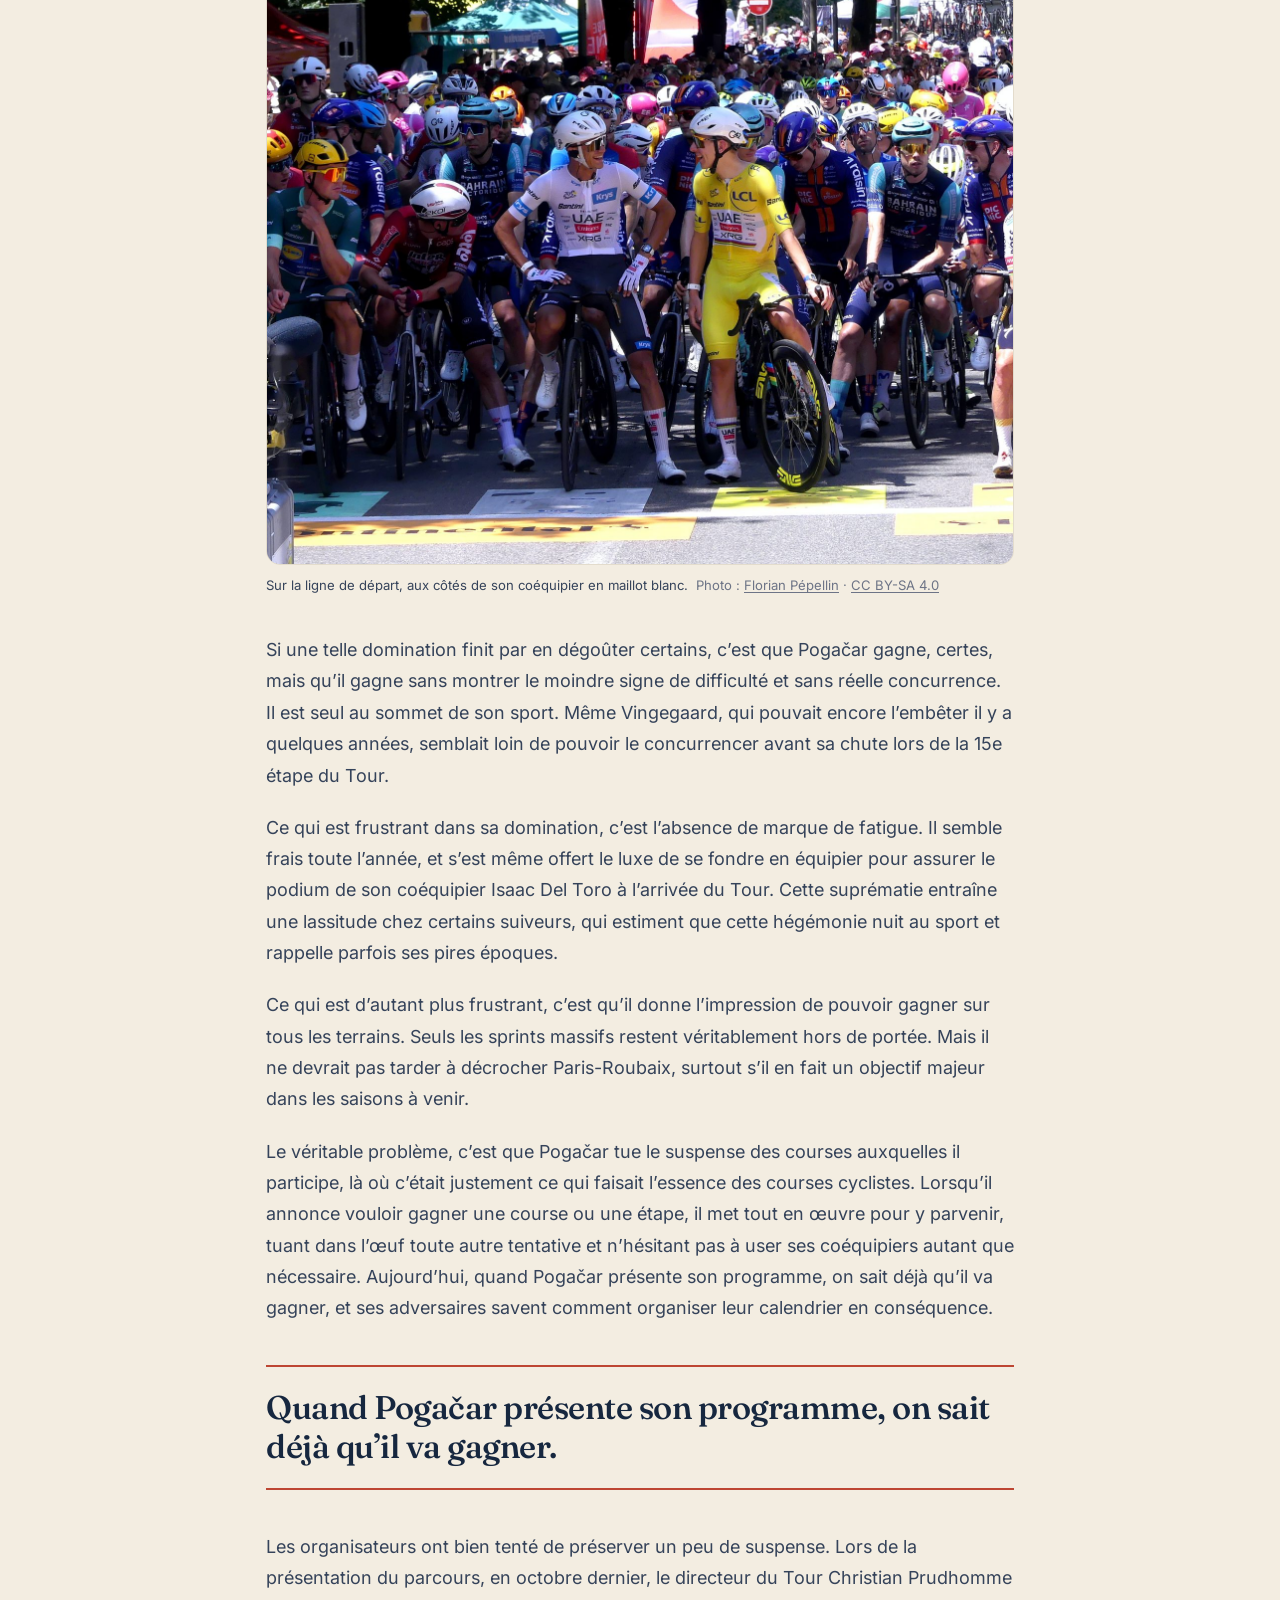
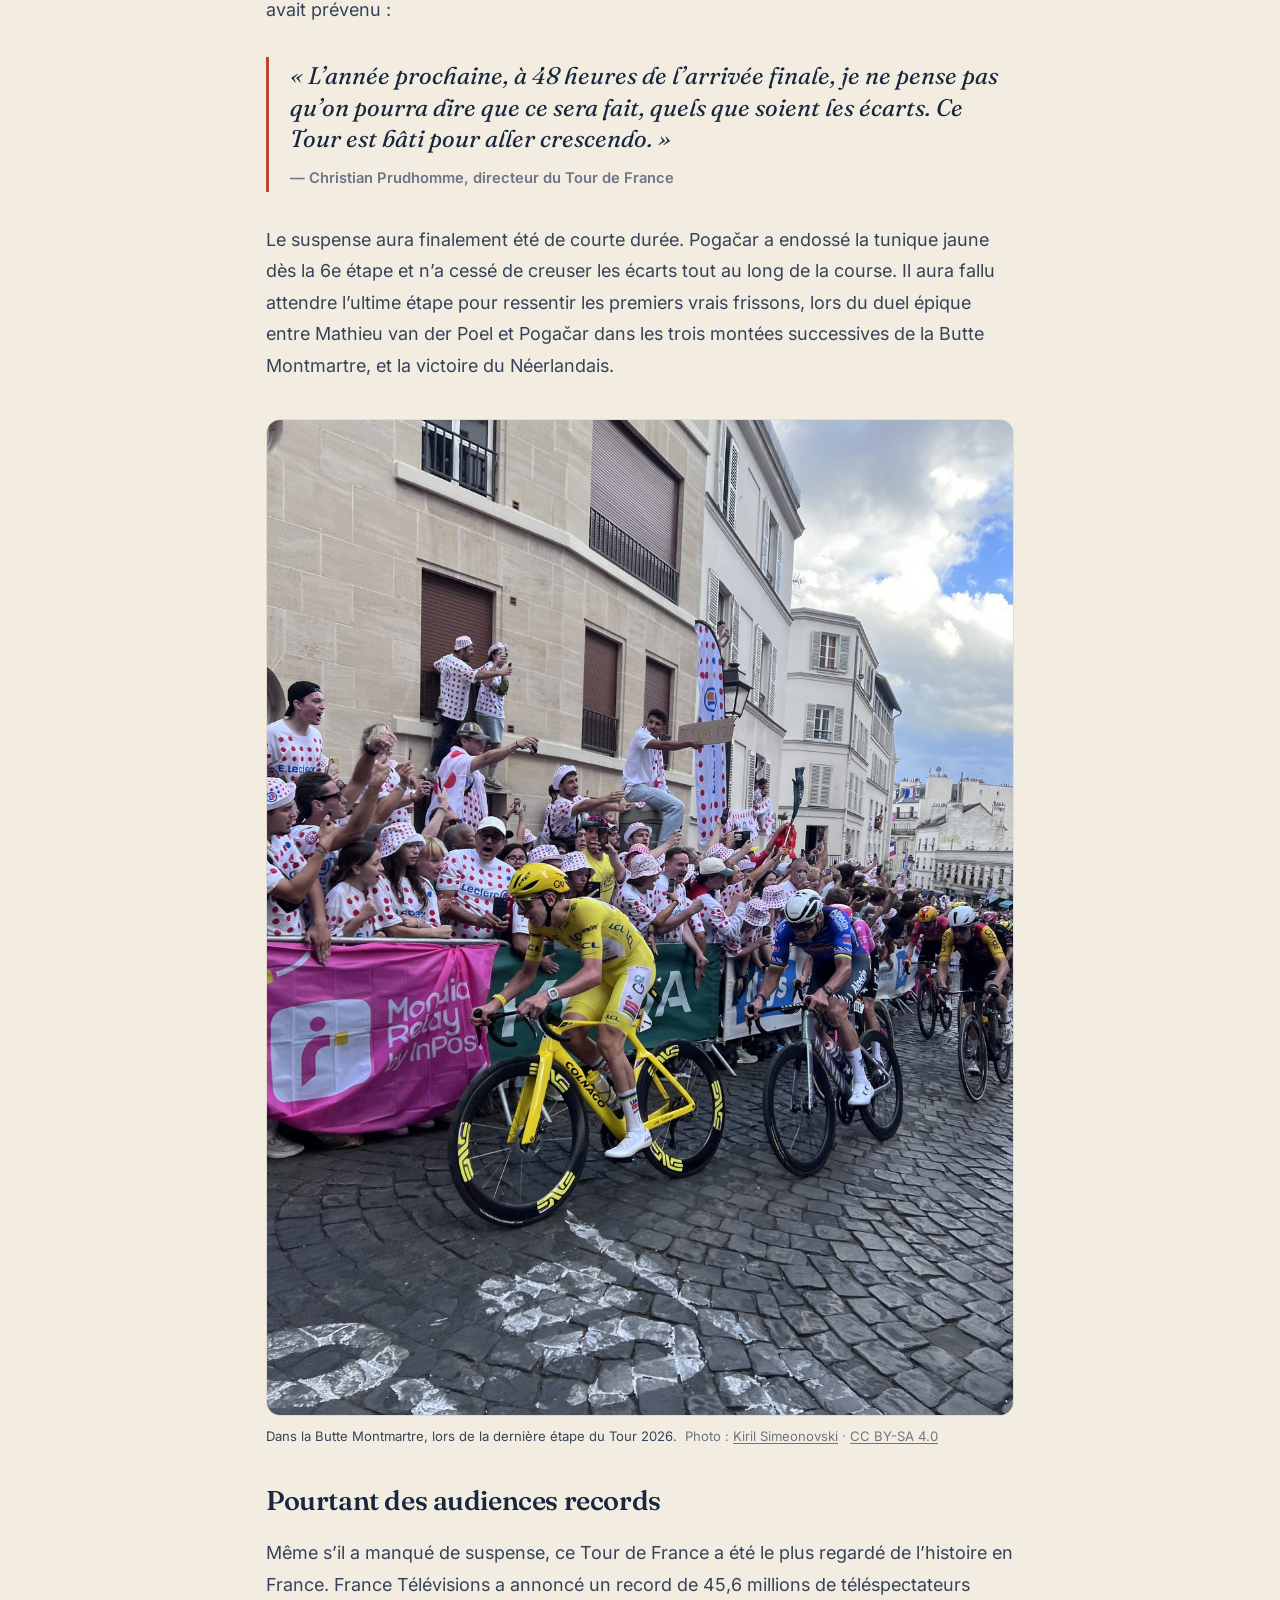
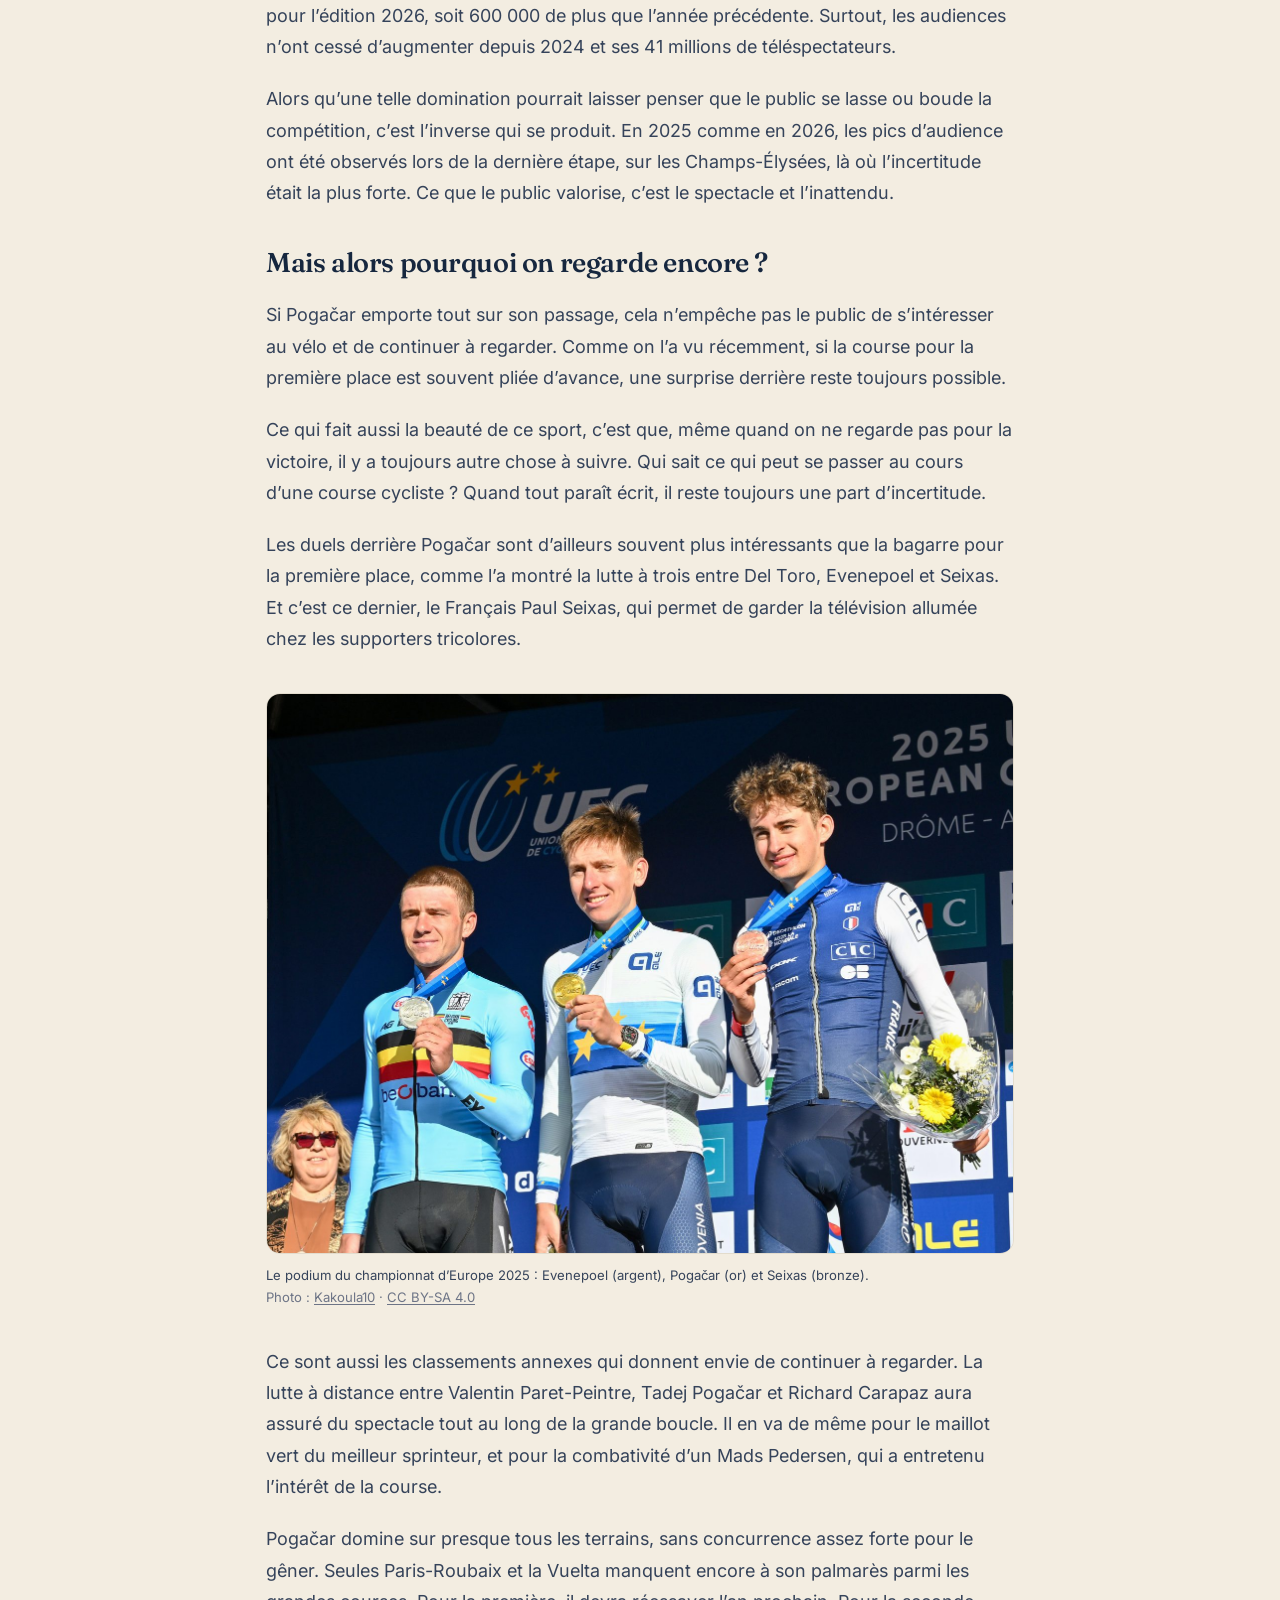
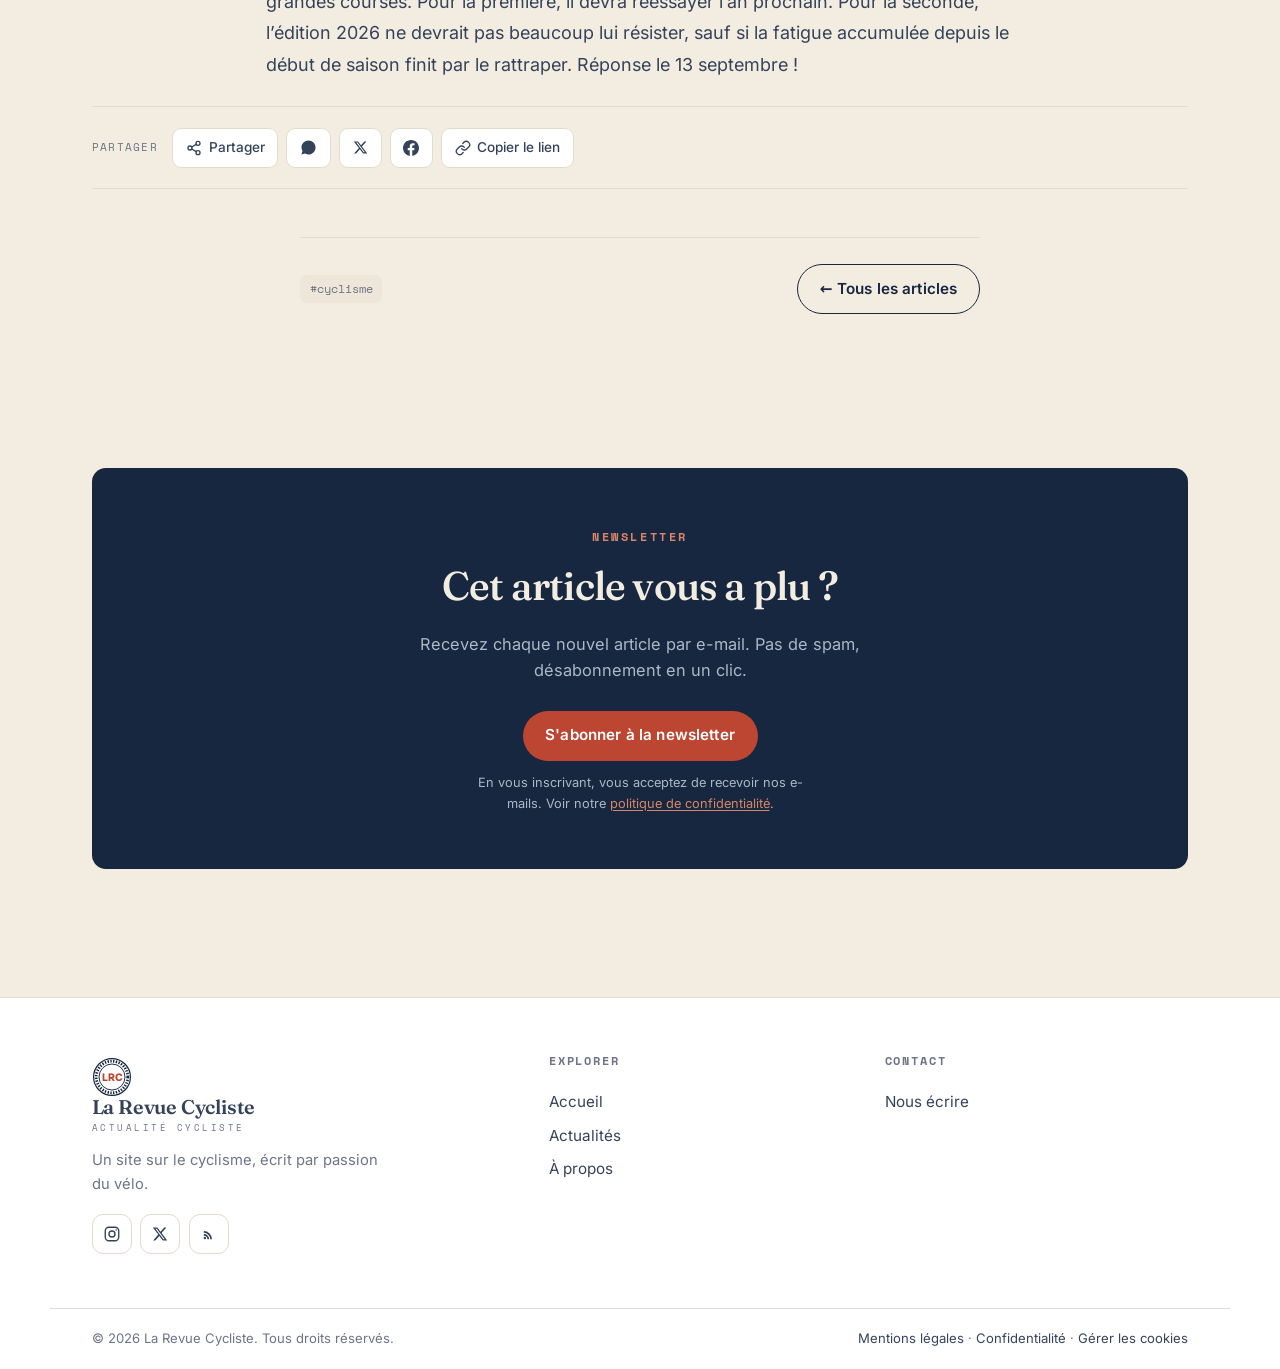
<file: article.html>
<!DOCTYPE html>
<html lang="fr">
<head>
  <meta charset="UTF-8" />
  <meta name="viewport" content="width=device-width, initial-scale=1.0" />
  <script>(function(){try{var t=localStorage.getItem("lrc-theme")||(matchMedia("(prefers-color-scheme:dark)").matches?"dark":"light");document.documentElement.setAttribute("data-theme",t);}catch(e){document.documentElement.setAttribute("data-theme","light");}})();</script>
  <title>Article — La Revue Cycliste</title>
  <meta name="description" content="Article — La Revue Cycliste, un site sur le cyclisme." />
  <meta name="theme-color" content="#16273f" />
  <link rel="stylesheet" href="assets/css/fonts.css" />
  <link rel="stylesheet" href="assets/css/style.css" />
  <link rel="icon" href="/favicon.ico" sizes="any" />
  <link rel="icon" type="image/png" sizes="48x48" href="/assets/img/favicon-48.png" />
  <link rel="icon" type="image/png" sizes="192x192" href="/assets/img/icon-192.png" />
  <link rel="apple-touch-icon" href="https://larevuecycliste.fr/assets/img/apple-touch-icon.png" />
  <link rel="manifest" href="site.webmanifest" />
  <link rel="alternate" type="application/rss+xml" title="La Revue Cycliste — Flux RSS" href="https://larevuecycliste.fr/feed.xml" />

  <!-- Canonique et Open Graph propres à l'article : injectés par main.js
       (renderArticle) une fois l'article connu via ?id=. Aucune valeur
       statique erronée ici, pour ne pas induire les robots en erreur. -->
  <meta property="og:type" content="website" />
  <meta property="og:title" content="La Revue Cycliste" />
  <meta property="og:description" content="Toute l'actualité du cyclisme." />
  <meta property="og:locale" content="fr_FR" />
  <meta property="og:url" content="https://larevuecycliste.fr/actualites.html" />
  <meta property="og:site_name" content="La Revue Cycliste" />
  <meta property="og:image" content="https://larevuecycliste.fr/assets/img/og-image.png" />
  <meta property="og:image:width" content="1200" />
  <meta property="og:image:height" content="630" />
  <meta property="og:image:alt" content="La Revue Cycliste" />
  <meta name="twitter:card" content="summary_large_image" />
  <meta name="twitter:site" content="@Larevuecycliste" />
  <meta name="twitter:title" content="La Revue Cycliste" />
  <meta name="twitter:description" content="Toute l'actualité du cyclisme." />
  <meta name="twitter:image" content="https://larevuecycliste.fr/assets/img/og-image.png" />
  <script src="assets/js/consent.js" defer></script>
</head>
<body data-page="news">
  <a class="skip-link" href="#main">Aller au contenu</a>

  <header class="site-header">
    <nav class="wrap nav" aria-label="Navigation principale">
      <a class="brand" href="index.html" aria-label="La Revue Cycliste, accueil">
        <span class="brand__mark" aria-hidden="true">
          <svg viewBox="0 0 100 100" fill="none" aria-hidden="true"><circle cx="50" cy="50" r="46" stroke="currentColor" stroke-width="3"/><circle cx="50" cy="50" r="39.5" stroke="currentColor" stroke-width="7" stroke-dasharray="3.4 3.55"/><circle cx="50" cy="50" r="32.5" stroke="currentColor" stroke-width="2.4"/><text x="50" y="50" text-anchor="middle" dominant-baseline="central" font-family="Inter, system-ui, sans-serif" font-weight="800" font-size="26" fill="var(--accent)">LRC</text></svg>
        </span>
        <span class="brand__text">La Revue Cycliste<small>Actualité cycliste</small></span>
      </a>
      <button class="nav__toggle" aria-label="Ouvrir le menu" aria-expanded="false" aria-controls="menu"><span></span></button>
      <div class="nav__links" id="menu">
        <a data-nav="home" href="index.html">Accueil</a>
        <a data-nav="news" href="actualites.html">Actualités</a>
        <a data-nav="about" href="a-propos.html">À propos</a>
        <a class="btn btn--primary nav__cta" data-mailto href="#">Nous contacter</a>
      </div>
    </nav>
  </header>

  <main id="main">
    <article id="js-article" class="section--tight"></article>

    <!-- NEWSLETTER -->
    <section class="section wrap" id="newsletter">
      <div class="newsletter-cta">
        <span class="eyebrow">Newsletter</span>
        <h2>Cet article vous a plu&nbsp;?</h2>
        <p>Recevez chaque nouvel article par e-mail. Pas de spam, désabonnement en un clic.</p>
        <a class="btn btn--primary newsletter-btn" href="https://larevuecycliste.beehiiv.com" target="_blank" rel="noopener">S'abonner à la newsletter</a>
        <p class="newsletter-consent">En vous inscrivant, vous acceptez de recevoir nos e-mails. Voir notre <a href="confidentialite.html">politique de confidentialité</a>.</p>
      </div>
    </section>

    <section class="section wrap" id="js-comments" aria-label="Commentaires"></section>

    <section class="section wrap" id="js-related">
      <div class="section-head">
        <div>
          <span class="eyebrow">À lire aussi</span>
          <h2>À lire ensuite</h2>
        </div>
        <a class="link-more" href="actualites.html">Tout voir →</a>
      </div>
      <div class="grid" id="js-related-grid"></div>
    </section>
  </main>

  <footer class="site-footer">
    <div class="wrap footer__grid">
      <div class="footer__brand">
        <a class="brand" href="index.html" aria-label="La Revue Cycliste">
          <span class="brand__mark" aria-hidden="true">
            <svg viewBox="0 0 100 100" fill="none" aria-hidden="true"><circle cx="50" cy="50" r="46" stroke="currentColor" stroke-width="3"/><circle cx="50" cy="50" r="39.5" stroke="currentColor" stroke-width="7" stroke-dasharray="3.4 3.55"/><circle cx="50" cy="50" r="32.5" stroke="currentColor" stroke-width="2.4"/><text x="50" y="50" text-anchor="middle" dominant-baseline="central" font-family="Inter, system-ui, sans-serif" font-weight="800" font-size="26" fill="var(--accent)">LRC</text></svg>
          </span>
          <span class="brand__text">La Revue Cycliste<small>Actualité cycliste</small></span>
        </a>
        <p>Un site sur le cyclisme, écrit par passion du vélo.</p>
        <div class="socials" aria-label="Réseaux sociaux"><a href="https://www.instagram.com/larevuecycliste" target="_blank" rel="noopener" aria-label="La Revue Cycliste sur Instagram"><svg width="18" height="18" viewBox="0 0 24 24" fill="none" stroke="currentColor" stroke-width="1.8"><rect x="3" y="3" width="18" height="18" rx="5"/><circle cx="12" cy="12" r="4"/><circle cx="17.5" cy="6.5" r="1" fill="currentColor" stroke="none"/></svg></a><a href="https://x.com/Larevuecycliste" target="_blank" rel="noopener" aria-label="La Revue Cycliste sur X"><svg width="16" height="16" viewBox="0 0 24 24" fill="currentColor"><path d="M18.244 2.25h3.308l-7.227 8.26 8.502 11.24H16.17l-5.214-6.817L4.99 21.75H1.68l7.73-8.835L1.254 2.25H8.08l4.713 6.231zm-1.161 17.52h1.833L7.084 4.126H5.117z"/></svg></a><a href="https://larevuecycliste.fr/feed.xml" aria-label="Flux RSS de La Revue Cycliste"><svg width="17" height="17" viewBox="0 0 24 24" fill="currentColor"><path d="M4 11a9 9 0 0 1 9 9h2.5A11.5 11.5 0 0 0 4 8.5V11zm0 4a5 5 0 0 1 5 5h2.5A7.5 7.5 0 0 0 4 12.5V15zm1.5 5a1.75 1.75 0 1 0 0-3.5 1.75 1.75 0 0 0 0 3.5z"/></svg></a></div>
      </div>
      <nav aria-label="Explorer">
        <h5>Explorer</h5>
        <a href="index.html">Accueil</a>
        <a href="actualites.html">Actualités</a>
        <a href="a-propos.html">À propos</a>
      </nav>
      <div>
        <h5>Contact</h5>
        <a href="a-propos.html#contact">Nous écrire</a>
      </div>
    </div>
    <div class="wrap footer__bottom">
      <span>© <span data-year></span> <span data-site-name>La Revue Cycliste</span>. Tous droits réservés.</span>
      <span><a href="mentions-legales.html">Mentions légales</a> · <a href="confidentialite.html">Confidentialité</a> · <a href="#" data-cookie-settings>Gérer les cookies</a></span>
    </div>
  </footer>

  <script src="assets/js/articles.js"></script>
  <script src="assets/js/main.js"></script>
</body>
</html>
</file>
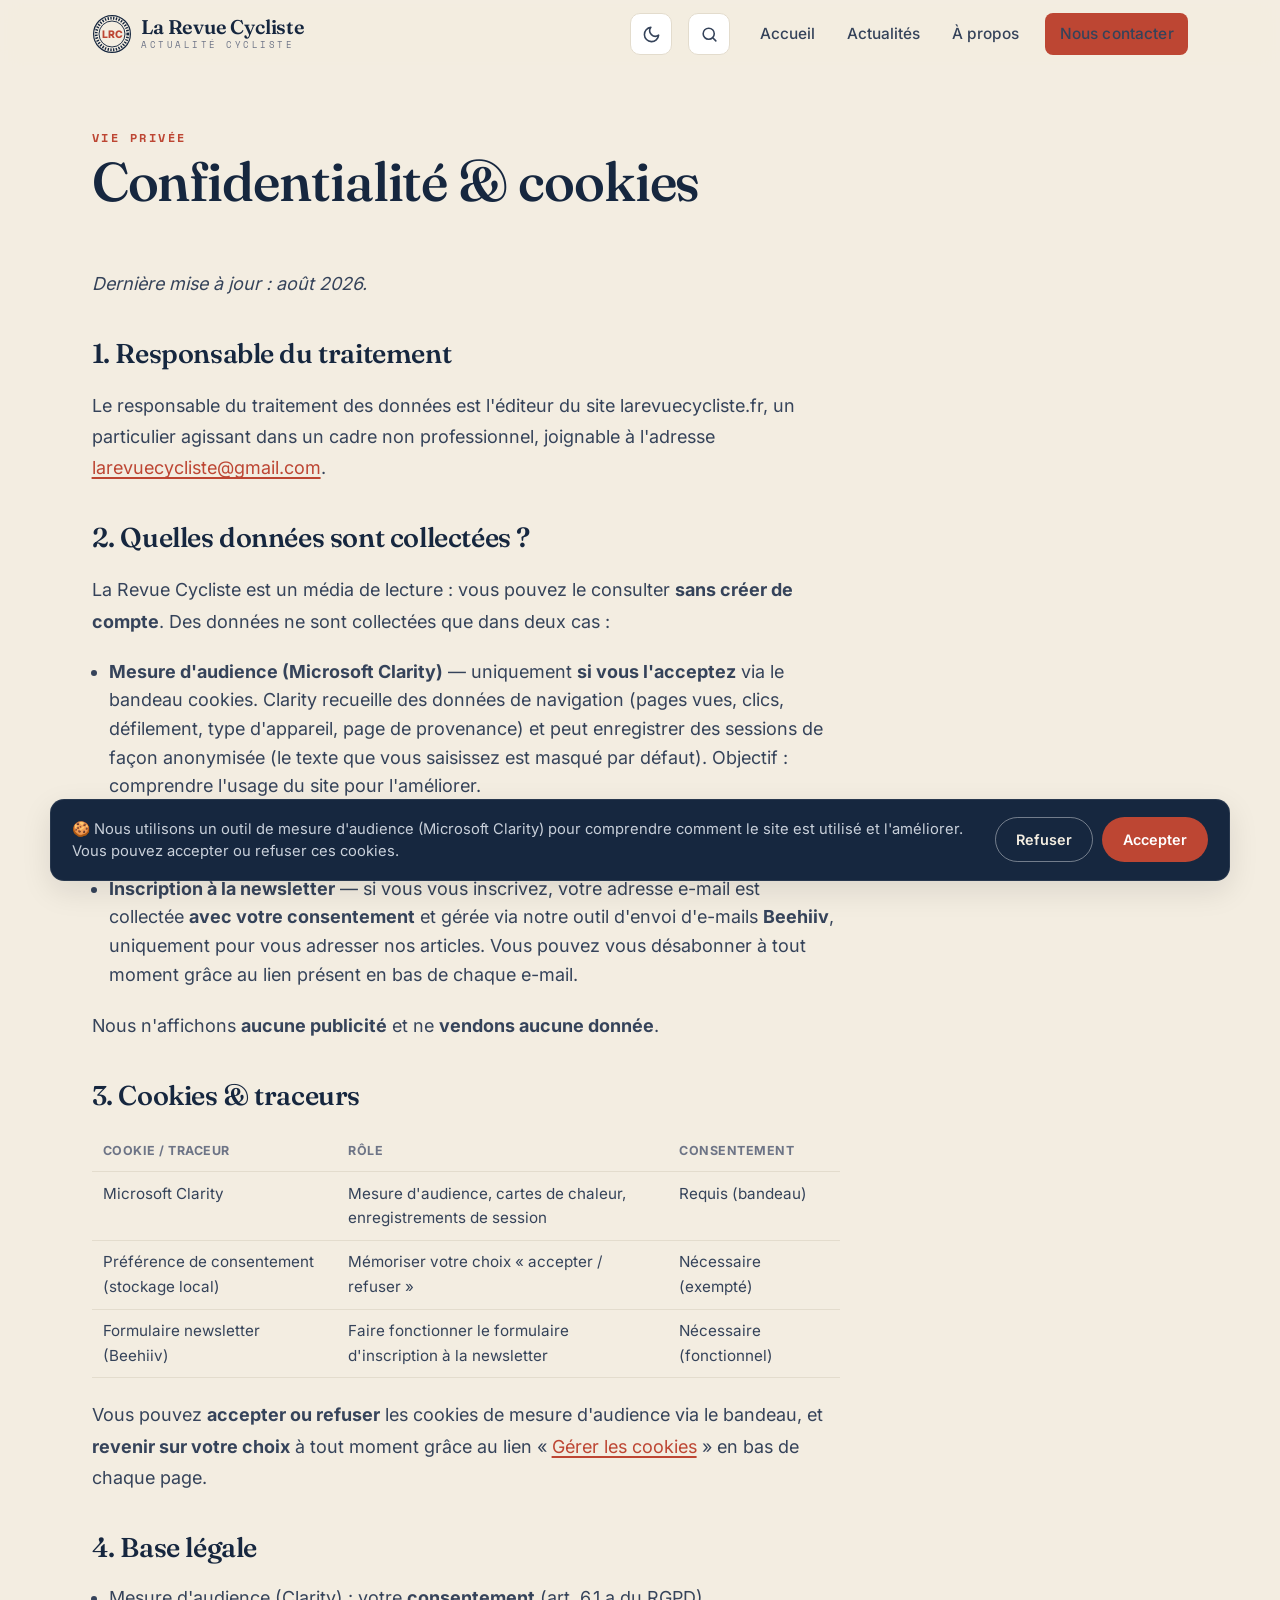
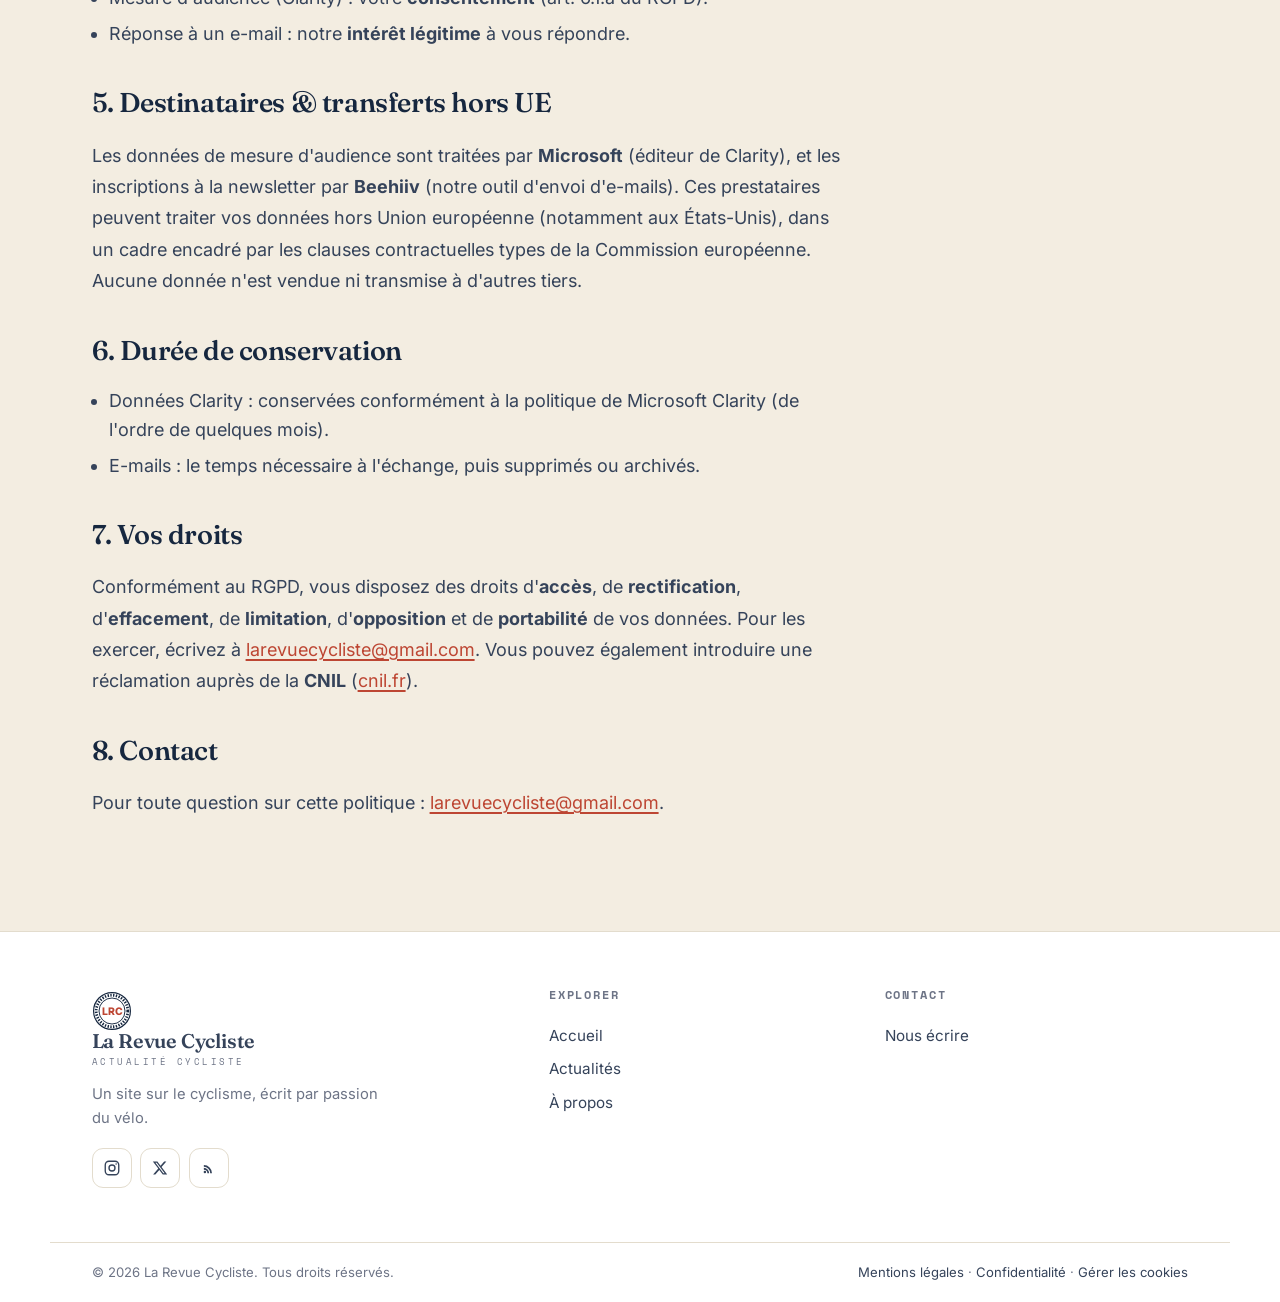
<file: confidentialite.html>
<!DOCTYPE html>
<html lang="fr">
<head>
  <meta charset="UTF-8" />
  <meta name="viewport" content="width=device-width, initial-scale=1.0" />
  <script>(function(){try{var t=localStorage.getItem("lrc-theme")||(matchMedia("(prefers-color-scheme:dark)").matches?"dark":"light");document.documentElement.setAttribute("data-theme",t);}catch(e){document.documentElement.setAttribute("data-theme","light");}})();</script>
  <title>Confidentialité &amp; cookies — La Revue Cycliste</title>
  <meta name="description" content="Politique de confidentialité et de cookies de La Revue Cycliste : données collectées, cookies, base légale et vos droits." />
  <meta name="theme-color" content="#16273f" />
  <link rel="canonical" href="https://larevuecycliste.fr/confidentialite.html" />
  <meta property="og:type" content="website" />
  <meta property="og:title" content="Confidentialité &amp; cookies — La Revue Cycliste" />
  <meta property="og:description" content="Politique de confidentialité et de cookies de La Revue Cycliste : données collectées, cookies, base légale et vos droits." />
  <meta property="og:locale" content="fr_FR" />
  <meta property="og:url" content="https://larevuecycliste.fr/confidentialite.html" />
  <meta property="og:site_name" content="La Revue Cycliste" />
  <meta property="og:image" content="https://larevuecycliste.fr/assets/img/og-image.png" />
  <meta name="twitter:card" content="summary_large_image" />
  <meta name="twitter:image" content="https://larevuecycliste.fr/assets/img/og-image.png" />
  <link rel="stylesheet" href="assets/css/fonts.css" />
  <link rel="stylesheet" href="assets/css/style.css" />
  <link rel="icon" href="/favicon.ico" sizes="any" />
  <link rel="icon" type="image/png" sizes="48x48" href="/assets/img/favicon-48.png" />
  <link rel="icon" type="image/png" sizes="192x192" href="/assets/img/icon-192.png" />
  <link rel="alternate" type="application/rss+xml" title="La Revue Cycliste — Flux RSS" href="https://larevuecycliste.fr/feed.xml" />
  <link rel="apple-touch-icon" href="https://larevuecycliste.fr/assets/img/apple-touch-icon.png" />
  <link rel="manifest" href="site.webmanifest" />
  <script src="assets/js/consent.js" defer></script>
</head>
<body data-page="legal">
  <a class="skip-link" href="#main">Aller au contenu</a>

  <header class="site-header">
    <nav class="wrap nav" aria-label="Navigation principale">
      <a class="brand" href="index.html" aria-label="La Revue Cycliste, accueil">
        <span class="brand__mark" aria-hidden="true">
          <svg viewBox="0 0 100 100" fill="none" aria-hidden="true"><circle cx="50" cy="50" r="46" stroke="currentColor" stroke-width="3"/><circle cx="50" cy="50" r="39.5" stroke="currentColor" stroke-width="7" stroke-dasharray="3.4 3.55"/><circle cx="50" cy="50" r="32.5" stroke="currentColor" stroke-width="2.4"/><text x="50" y="50" text-anchor="middle" dominant-baseline="central" font-family="Inter, system-ui, sans-serif" font-weight="800" font-size="26" fill="var(--accent)">LRC</text></svg>
        </span>
        <span class="brand__text">La Revue Cycliste<small>Actualité cycliste</small></span>
      </a>
      <button class="nav__toggle" aria-label="Ouvrir le menu" aria-expanded="false" aria-controls="menu"><span></span></button>
      <div class="nav__links" id="menu">
        <a data-nav="home" href="index.html">Accueil</a>
        <a data-nav="news" href="actualites.html">Actualités</a>
        <a data-nav="about" href="a-propos.html">À propos</a>
        <a class="btn btn--primary nav__cta" data-mailto href="#">Nous contacter</a>
      </div>
    </nav>
  </header>

  <main id="main">
    <section class="section--tight wrap" style="padding-top:clamp(2rem,5vw,3.4rem)">
      <span class="eyebrow">Vie privée</span>
      <h1 class="page-title">Confidentialité &amp; cookies</h1>
    </section>

    <div class="wrap" style="padding-bottom:clamp(3rem,7vw,5rem)">
      <div class="prose">
        <p><em>Dernière mise à jour : août 2026.</em></p>

        <h2>1. Responsable du traitement</h2>
        <p>Le responsable du traitement des données est l'éditeur du site larevuecycliste.fr, un particulier agissant dans un cadre non professionnel, joignable à l'adresse <a data-mailto href="#">larevuecycliste@gmail.com</a>.</p>

        <h2>2. Quelles données sont collectées ?</h2>
        <p>La Revue Cycliste est un média de lecture : vous pouvez le consulter <strong>sans créer de compte</strong>. Des données ne sont collectées que dans deux cas :</p>
        <ul class="bullets">
          <li><strong>Mesure d'audience (Microsoft Clarity)</strong> — uniquement <strong>si vous l'acceptez</strong> via le bandeau cookies. Clarity recueille des données de navigation (pages vues, clics, défilement, type d'appareil, page de provenance) et peut enregistrer des sessions de façon anonymisée (le texte que vous saisissez est masqué par défaut). Objectif : comprendre l'usage du site pour l'améliorer.</li>
          <li><strong>Contact par e-mail</strong> — si vous écrivez à larevuecycliste@gmail.com, votre adresse et votre message sont conservés le temps de vous répondre.</li>
          <li><strong>Inscription à la newsletter</strong> — si vous vous inscrivez, votre adresse e-mail est collectée <strong>avec votre consentement</strong> et gérée via notre outil d'envoi d'e-mails <strong>Beehiiv</strong>, uniquement pour vous adresser nos articles. Vous pouvez vous désabonner à tout moment grâce au lien présent en bas de chaque e-mail.</li>
        </ul>
        <p>Nous n'affichons <strong>aucune publicité</strong> et ne <strong>vendons aucune donnée</strong>.</p>

        <h2>3. Cookies &amp; traceurs</h2>
        <table>
          <thead><tr><th>Cookie / traceur</th><th>Rôle</th><th>Consentement</th></tr></thead>
          <tbody>
            <tr><td>Microsoft Clarity</td><td>Mesure d'audience, cartes de chaleur, enregistrements de session</td><td>Requis (bandeau)</td></tr>
            <tr><td>Préférence de consentement (stockage local)</td><td>Mémoriser votre choix « accepter / refuser »</td><td>Nécessaire (exempté)</td></tr>
            <tr><td>Formulaire newsletter (Beehiiv)</td><td>Faire fonctionner le formulaire d'inscription à la newsletter</td><td>Nécessaire (fonctionnel)</td></tr>
          </tbody>
        </table>
        <p>Vous pouvez <strong>accepter ou refuser</strong> les cookies de mesure d'audience via le bandeau, et <strong>revenir sur votre choix</strong> à tout moment grâce au lien « <a href="#" data-cookie-settings>Gérer les cookies</a> » en bas de chaque page.</p>

        <h2>4. Base légale</h2>
        <ul class="bullets">
          <li>Mesure d'audience (Clarity) : votre <strong>consentement</strong> (art. 6.1.a du RGPD).</li>
          <li>Réponse à un e-mail : notre <strong>intérêt légitime</strong> à vous répondre.</li>
        </ul>

        <h2>5. Destinataires &amp; transferts hors UE</h2>
        <p>Les données de mesure d'audience sont traitées par <strong>Microsoft</strong> (éditeur de Clarity), et les inscriptions à la newsletter par <strong>Beehiiv</strong> (notre outil d'envoi d'e-mails). Ces prestataires peuvent traiter vos données hors Union européenne (notamment aux États-Unis), dans un cadre encadré par les clauses contractuelles types de la Commission européenne. Aucune donnée n'est vendue ni transmise à d'autres tiers.</p>

        <h2>6. Durée de conservation</h2>
        <ul class="bullets">
          <li>Données Clarity : conservées conformément à la politique de Microsoft Clarity (de l'ordre de quelques mois).</li>
          <li>E-mails : le temps nécessaire à l'échange, puis supprimés ou archivés.</li>
        </ul>

        <h2>7. Vos droits</h2>
        <p>Conformément au RGPD, vous disposez des droits d'<strong>accès</strong>, de <strong>rectification</strong>, d'<strong>effacement</strong>, de <strong>limitation</strong>, d'<strong>opposition</strong> et de <strong>portabilité</strong> de vos données. Pour les exercer, écrivez à <a data-mailto href="#">larevuecycliste@gmail.com</a>. Vous pouvez également introduire une réclamation auprès de la <strong>CNIL</strong> (<a href="https://www.cnil.fr" target="_blank" rel="noopener">cnil.fr</a>).</p>

        <h2>8. Contact</h2>
        <p>Pour toute question sur cette politique : <a data-mailto href="#">larevuecycliste@gmail.com</a>.</p>
      </div>
    </div>
  </main>

  <footer class="site-footer">
    <div class="wrap footer__grid">
      <div class="footer__brand">
        <a class="brand" href="index.html" aria-label="La Revue Cycliste">
          <span class="brand__mark" aria-hidden="true">
            <svg viewBox="0 0 100 100" fill="none" aria-hidden="true"><circle cx="50" cy="50" r="46" stroke="currentColor" stroke-width="3"/><circle cx="50" cy="50" r="39.5" stroke="currentColor" stroke-width="7" stroke-dasharray="3.4 3.55"/><circle cx="50" cy="50" r="32.5" stroke="currentColor" stroke-width="2.4"/><text x="50" y="50" text-anchor="middle" dominant-baseline="central" font-family="Inter, system-ui, sans-serif" font-weight="800" font-size="26" fill="var(--accent)">LRC</text></svg>
          </span>
          <span class="brand__text">La Revue Cycliste<small>Actualité cycliste</small></span>
        </a>
        <p>Un site sur le cyclisme, écrit par passion du vélo.</p>
        <div class="socials" aria-label="Réseaux sociaux"><a href="https://www.instagram.com/larevuecycliste" target="_blank" rel="noopener" aria-label="La Revue Cycliste sur Instagram"><svg width="18" height="18" viewBox="0 0 24 24" fill="none" stroke="currentColor" stroke-width="1.8"><rect x="3" y="3" width="18" height="18" rx="5"/><circle cx="12" cy="12" r="4"/><circle cx="17.5" cy="6.5" r="1" fill="currentColor" stroke="none"/></svg></a><a href="https://x.com/Larevuecycliste" target="_blank" rel="noopener" aria-label="La Revue Cycliste sur X"><svg width="16" height="16" viewBox="0 0 24 24" fill="currentColor"><path d="M18.244 2.25h3.308l-7.227 8.26 8.502 11.24H16.17l-5.214-6.817L4.99 21.75H1.68l7.73-8.835L1.254 2.25H8.08l4.713 6.231zm-1.161 17.52h1.833L7.084 4.126H5.117z"/></svg></a><a href="https://larevuecycliste.fr/feed.xml" aria-label="Flux RSS de La Revue Cycliste"><svg width="17" height="17" viewBox="0 0 24 24" fill="currentColor"><path d="M4 11a9 9 0 0 1 9 9h2.5A11.5 11.5 0 0 0 4 8.5V11zm0 4a5 5 0 0 1 5 5h2.5A7.5 7.5 0 0 0 4 12.5V15zm1.5 5a1.75 1.75 0 1 0 0-3.5 1.75 1.75 0 0 0 0 3.5z"/></svg></a></div>
      </div>
      <nav aria-label="Explorer">
        <h5>Explorer</h5>
        <a href="index.html">Accueil</a>
        <a href="actualites.html">Actualités</a>
        <a href="a-propos.html">À propos</a>
      </nav>
      <div>
        <h5>Contact</h5>
        <a href="a-propos.html#contact">Nous écrire</a>
      </div>
    </div>
    <div class="wrap footer__bottom">
      <span>© <span data-year></span> <span data-site-name>La Revue Cycliste</span>. Tous droits réservés.</span>
      <span><a href="mentions-legales.html">Mentions légales</a> · <a href="confidentialite.html">Confidentialité</a> · <a href="#" data-cookie-settings>Gérer les cookies</a></span>
    </div>
  </footer>

  <script src="assets/js/articles.js"></script>
  <script src="assets/js/main.js"></script>
</body>
</html>
</file>
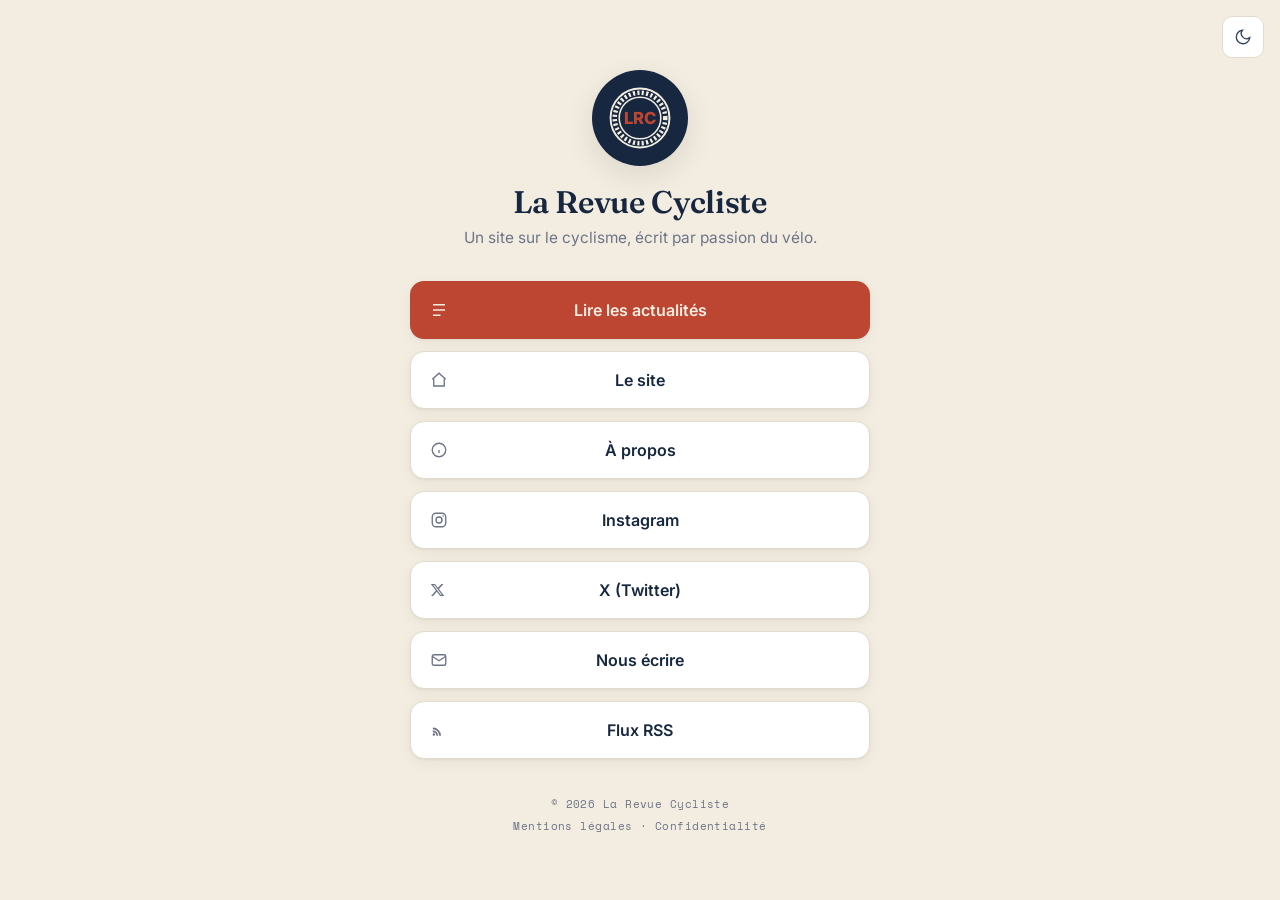
<file: liens.html>
<!DOCTYPE html>
<html lang="fr">
<head>
  <meta charset="UTF-8" />
  <meta name="viewport" content="width=device-width, initial-scale=1.0" />
  <script>(function(){try{var t=localStorage.getItem("lrc-theme")||(matchMedia("(prefers-color-scheme:dark)").matches?"dark":"light");document.documentElement.setAttribute("data-theme",t);}catch(e){document.documentElement.setAttribute("data-theme","light");}})();</script>
  <title>Liens — La Revue Cycliste</title>
  <meta name="description" content="Tous les liens de La Revue Cycliste au même endroit : articles, réseaux sociaux et contact." />
  <meta name="theme-color" content="#16273f" />
  <link rel="stylesheet" href="assets/css/fonts.css" />
  <link rel="stylesheet" href="assets/css/style.css" />
  <link rel="icon" href="/favicon.ico" sizes="any" />
  <link rel="icon" type="image/png" sizes="48x48" href="/assets/img/favicon-48.png" />
  <link rel="icon" type="image/png" sizes="192x192" href="/assets/img/icon-192.png" />
  <link rel="apple-touch-icon" href="https://larevuecycliste.fr/assets/img/apple-touch-icon.png" />
  <link rel="manifest" href="site.webmanifest" />
  <link rel="alternate" type="application/rss+xml" title="La Revue Cycliste — Flux RSS" href="https://larevuecycliste.fr/feed.xml" />

  <link rel="canonical" href="https://larevuecycliste.fr/liens.html" />
  <meta property="og:type" content="website" />
  <meta property="og:title" content="Liens — La Revue Cycliste" />
  <meta property="og:description" content="Tous les liens de La Revue Cycliste au même endroit : articles, réseaux sociaux et contact." />
  <meta property="og:locale" content="fr_FR" />
  <meta property="og:url" content="https://larevuecycliste.fr/liens.html" />
  <meta property="og:site_name" content="La Revue Cycliste" />
  <meta property="og:image" content="https://larevuecycliste.fr/assets/img/og-image.png" />
  <meta property="og:image:width" content="1200" />
  <meta property="og:image:height" content="630" />
  <meta property="og:image:alt" content="La Revue Cycliste" />
  <meta name="twitter:card" content="summary_large_image" />
  <meta name="twitter:site" content="@Larevuecycliste" />
  <meta name="twitter:title" content="Liens — La Revue Cycliste" />
  <meta name="twitter:description" content="Tous les liens de La Revue Cycliste au même endroit." />
  <meta name="twitter:image" content="https://larevuecycliste.fr/assets/img/og-image.png" />
</head>
<body class="links-page">
  <button class="theme-toggle links__toggle" id="lrc-toggle" aria-label="Changer de thème (clair / sombre)">
    <svg class="icon-moon" width="18" height="18" viewBox="0 0 24 24" fill="none" stroke="currentColor" stroke-width="1.8" aria-hidden="true"><path d="M21 12.8A9 9 0 1 1 11.2 3a7 7 0 0 0 9.8 9.8z"/></svg>
    <svg class="icon-sun" width="18" height="18" viewBox="0 0 24 24" fill="none" stroke="currentColor" stroke-width="1.8" aria-hidden="true"><circle cx="12" cy="12" r="4.2"/><path d="M12 2v2.4M12 19.6V22M2 12h2.4M19.6 12H22M4.9 4.9l1.7 1.7M17.4 17.4l1.7 1.7M19.1 4.9l-1.7 1.7M6.6 17.4l-1.7 1.7"/></svg>
  </button>

  <main class="links">
    <div class="links__avatar" aria-hidden="true">
      <svg viewBox="0 0 100 100" fill="none"><circle cx="50" cy="50" r="46" stroke="currentColor" stroke-width="3"/><circle cx="50" cy="50" r="39.5" stroke="currentColor" stroke-width="7" stroke-dasharray="3.4 3.55"/><circle cx="50" cy="50" r="32.5" stroke="currentColor" stroke-width="2.4"/><text x="50" y="50" text-anchor="middle" dominant-baseline="central" font-family="Inter, system-ui, sans-serif" font-weight="800" font-size="26" fill="var(--accent)">LRC</text></svg>
    </div>
    <h1 class="links__name">La Revue Cycliste</h1>
    <p class="links__tag">Un site sur le cyclisme, écrit par passion du vélo.</p>

    <nav class="links__list" aria-label="Nos liens">
      <a class="link-btn link-btn--primary" href="actualites.html">
        <span class="link-btn__icon" aria-hidden="true"><svg width="18" height="18" viewBox="0 0 24 24" fill="none" stroke="currentColor" stroke-width="1.8"><path d="M4 5h16M4 12h16M4 19h10"/></svg></span>
        Lire les actualités
      </a>
      <a class="link-btn" href="index.html">
        <span class="link-btn__icon" aria-hidden="true"><svg width="18" height="18" viewBox="0 0 24 24" fill="none" stroke="currentColor" stroke-width="1.8"><path d="M3 11l9-8 9 8"/><path d="M5 10v10h14V10"/></svg></span>
        Le site
      </a>
      <a class="link-btn" href="a-propos.html">
        <span class="link-btn__icon" aria-hidden="true"><svg width="18" height="18" viewBox="0 0 24 24" fill="none" stroke="currentColor" stroke-width="1.8"><circle cx="12" cy="12" r="9"/><path d="M12 16v-4"/><path d="M12 8h.01"/></svg></span>
        À propos
      </a>
      <a class="link-btn" href="https://www.instagram.com/larevuecycliste" target="_blank" rel="noopener">
        <span class="link-btn__icon" aria-hidden="true"><svg width="18" height="18" viewBox="0 0 24 24" fill="none" stroke="currentColor" stroke-width="1.8"><rect x="3" y="3" width="18" height="18" rx="5"/><circle cx="12" cy="12" r="4"/><circle cx="17.5" cy="6.5" r="1" fill="currentColor" stroke="none"/></svg></span>
        Instagram
      </a>
      <a class="link-btn" href="https://x.com/Larevuecycliste" target="_blank" rel="noopener">
        <span class="link-btn__icon" aria-hidden="true"><svg width="15" height="15" viewBox="0 0 24 24" fill="currentColor"><path d="M18.244 2.25h3.308l-7.227 8.26 8.502 11.24H16.17l-5.214-6.817L4.99 21.75H1.68l7.73-8.835L1.254 2.25H8.08l4.713 6.231zm-1.161 17.52h1.833L7.084 4.126H5.117z"/></svg></span>
        X (Twitter)
      </a>
      <a class="link-btn" data-mailto href="#">
        <span class="link-btn__icon" aria-hidden="true"><svg width="18" height="18" viewBox="0 0 24 24" fill="none" stroke="currentColor" stroke-width="1.8"><rect x="3" y="5" width="18" height="14" rx="2"/><path d="m3 7 9 6 9-6"/></svg></span>
        Nous écrire
      </a>
      <a class="link-btn" href="feed.xml">
        <span class="link-btn__icon" aria-hidden="true"><svg width="17" height="17" viewBox="0 0 24 24" fill="currentColor"><path d="M4 11a9 9 0 0 1 9 9h2.5A11.5 11.5 0 0 0 4 8.5V11zm0 4a5 5 0 0 1 5 5h2.5A7.5 7.5 0 0 0 4 12.5V15zm1.5 5a1.75 1.75 0 1 0 0-3.5 1.75 1.75 0 0 0 0 3.5z"/></svg></span>
        Flux RSS
      </a>
    </nav>

    <p class="links__foot">
      © <span data-year>2026</span> La Revue Cycliste<br>
      <a href="mentions-legales.html">Mentions légales</a> · <a href="confidentialite.html">Confidentialité</a>
    </p>
  </main>

  <script>
    (function () {
      var root = document.documentElement;
      var btn = document.getElementById("lrc-toggle");
      if (btn) {
        btn.addEventListener("click", function () {
          var next = root.getAttribute("data-theme") === "dark" ? "light" : "dark";
          root.setAttribute("data-theme", next);
          try { localStorage.setItem("lrc-theme", next); } catch (e) {}
        });
      }
      // Adresse e-mail assemblée à l'exécution (moins facile à récolter par les robots).
      var mail = ["larevuecycliste", "gmail.com"].join("@");
      document.querySelectorAll("[data-mailto]").forEach(function (a) {
        a.setAttribute("href", "mailto:" + mail);
      });
      var y = document.querySelector("[data-year]");
      if (y) y.textContent = new Date().getFullYear();
    })();
  </script>
</body>
</html>
</file>
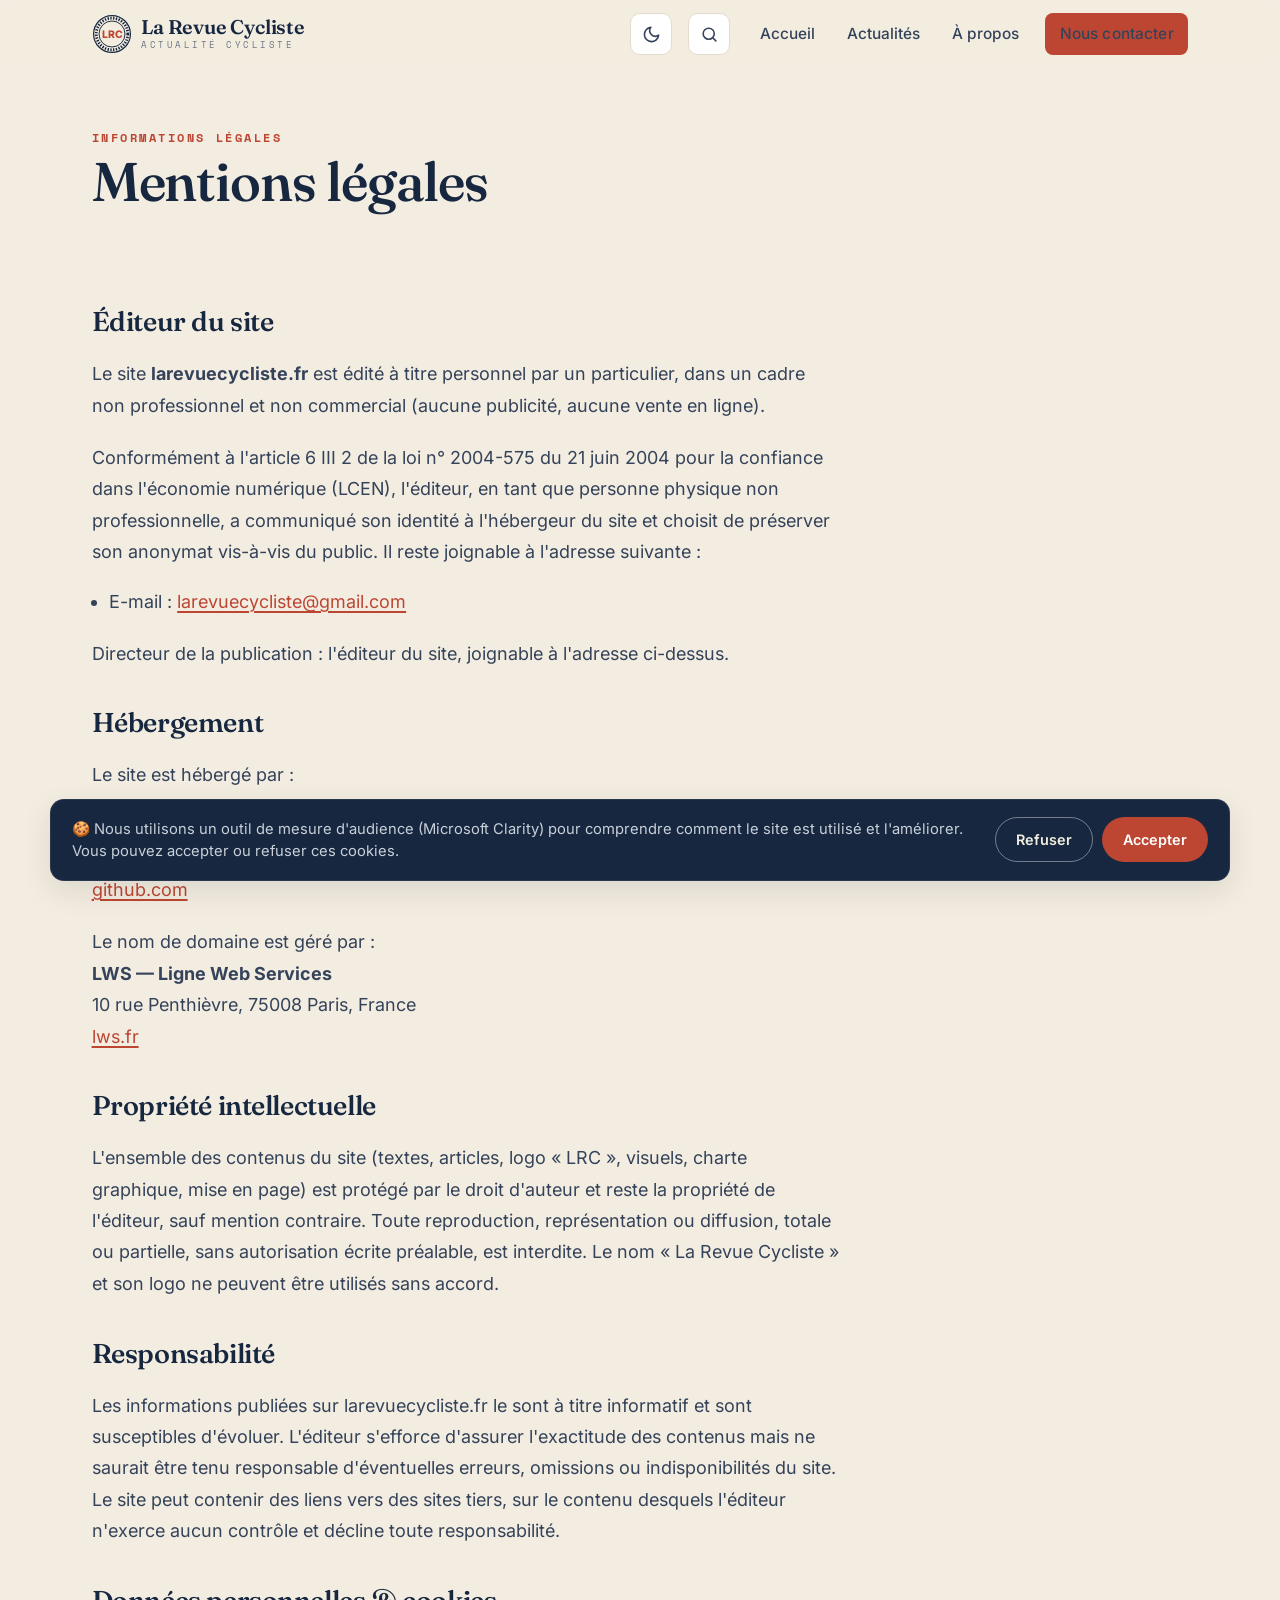
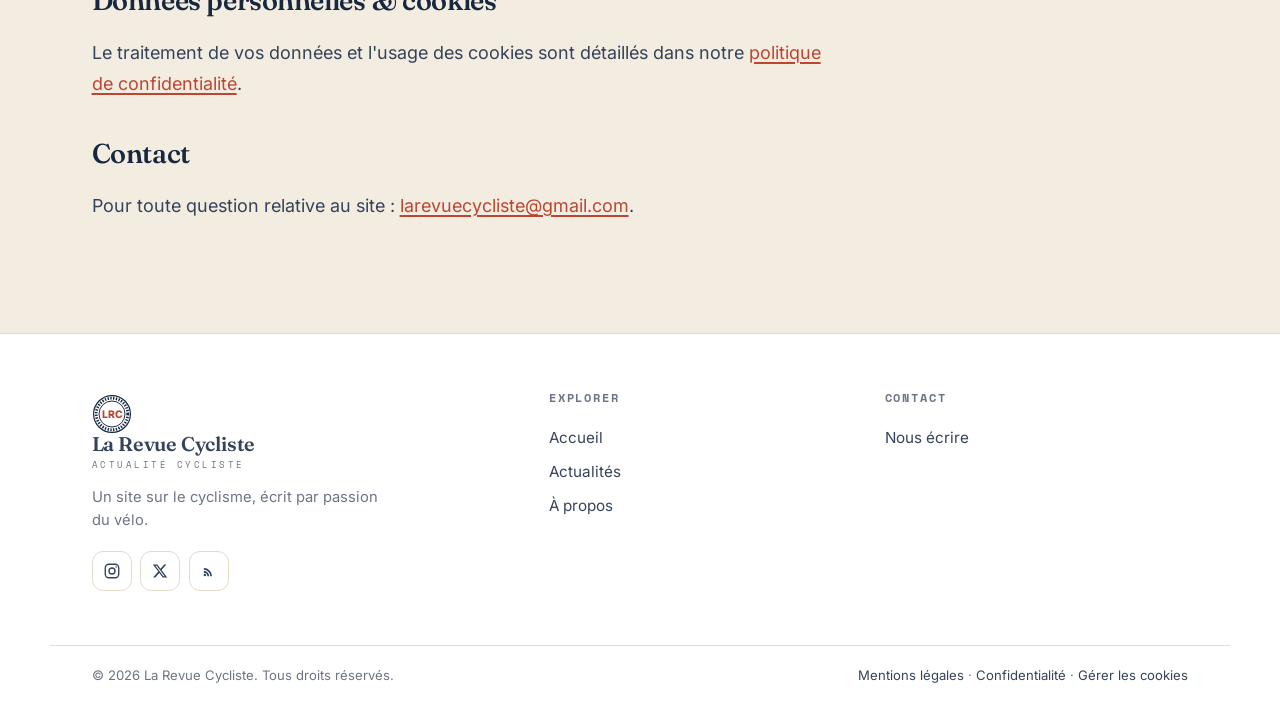
<file: mentions-legales.html>
<!DOCTYPE html>
<html lang="fr">
<head>
  <meta charset="UTF-8" />
  <meta name="viewport" content="width=device-width, initial-scale=1.0" />
  <script>(function(){try{var t=localStorage.getItem("lrc-theme")||(matchMedia("(prefers-color-scheme:dark)").matches?"dark":"light");document.documentElement.setAttribute("data-theme",t);}catch(e){document.documentElement.setAttribute("data-theme","light");}})();</script>
  <title>Mentions légales — La Revue Cycliste</title>
  <meta name="description" content="Mentions légales du site La Revue Cycliste : éditeur, hébergeur et contact." />
  <meta name="theme-color" content="#16273f" />
  <link rel="canonical" href="https://larevuecycliste.fr/mentions-legales.html" />
  <meta property="og:type" content="website" />
  <meta property="og:title" content="Mentions légales — La Revue Cycliste" />
  <meta property="og:description" content="Mentions légales du site La Revue Cycliste : éditeur, hébergeur et contact." />
  <meta property="og:locale" content="fr_FR" />
  <meta property="og:url" content="https://larevuecycliste.fr/mentions-legales.html" />
  <meta property="og:site_name" content="La Revue Cycliste" />
  <meta property="og:image" content="https://larevuecycliste.fr/assets/img/og-image.png" />
  <meta name="twitter:card" content="summary_large_image" />
  <meta name="twitter:image" content="https://larevuecycliste.fr/assets/img/og-image.png" />
  <link rel="stylesheet" href="assets/css/fonts.css" />
  <link rel="stylesheet" href="assets/css/style.css" />
  <link rel="icon" href="/favicon.ico" sizes="any" />
  <link rel="icon" type="image/png" sizes="48x48" href="/assets/img/favicon-48.png" />
  <link rel="icon" type="image/png" sizes="192x192" href="/assets/img/icon-192.png" />
  <link rel="alternate" type="application/rss+xml" title="La Revue Cycliste — Flux RSS" href="https://larevuecycliste.fr/feed.xml" />
  <link rel="apple-touch-icon" href="https://larevuecycliste.fr/assets/img/apple-touch-icon.png" />
  <link rel="manifest" href="site.webmanifest" />
  <script src="assets/js/consent.js" defer></script>
</head>
<body data-page="legal">
  <a class="skip-link" href="#main">Aller au contenu</a>

  <header class="site-header">
    <nav class="wrap nav" aria-label="Navigation principale">
      <a class="brand" href="index.html" aria-label="La Revue Cycliste, accueil">
        <span class="brand__mark" aria-hidden="true">
          <svg viewBox="0 0 100 100" fill="none" aria-hidden="true"><circle cx="50" cy="50" r="46" stroke="currentColor" stroke-width="3"/><circle cx="50" cy="50" r="39.5" stroke="currentColor" stroke-width="7" stroke-dasharray="3.4 3.55"/><circle cx="50" cy="50" r="32.5" stroke="currentColor" stroke-width="2.4"/><text x="50" y="50" text-anchor="middle" dominant-baseline="central" font-family="Inter, system-ui, sans-serif" font-weight="800" font-size="26" fill="var(--accent)">LRC</text></svg>
        </span>
        <span class="brand__text">La Revue Cycliste<small>Actualité cycliste</small></span>
      </a>
      <button class="nav__toggle" aria-label="Ouvrir le menu" aria-expanded="false" aria-controls="menu"><span></span></button>
      <div class="nav__links" id="menu">
        <a data-nav="home" href="index.html">Accueil</a>
        <a data-nav="news" href="actualites.html">Actualités</a>
        <a data-nav="about" href="a-propos.html">À propos</a>
        <a class="btn btn--primary nav__cta" data-mailto href="#">Nous contacter</a>
      </div>
    </nav>
  </header>

  <main id="main">
    <section class="section--tight wrap" style="padding-top:clamp(2rem,5vw,3.4rem)">
      <span class="eyebrow">Informations légales</span>
      <h1 class="page-title">Mentions légales</h1>
    </section>

    <div class="wrap" style="padding-bottom:clamp(3rem,7vw,5rem)">
      <div class="prose">
        <h2>Éditeur du site</h2>
        <p>Le site <strong>larevuecycliste.fr</strong> est édité à titre personnel par un particulier, dans un cadre non professionnel et non commercial (aucune publicité, aucune vente en ligne).</p>
        <p>Conformément à l'article 6 III 2 de la loi n° 2004-575 du 21 juin 2004 pour la confiance dans l'économie numérique (LCEN), l'éditeur, en tant que personne physique non professionnelle, a communiqué son identité à l'hébergeur du site et choisit de préserver son anonymat vis-à-vis du public. Il reste joignable à l'adresse suivante :</p>
        <ul class="bullets">
          <li>E-mail : <a data-mailto href="#">larevuecycliste@gmail.com</a></li>
        </ul>
        <p>Directeur de la publication : l'éditeur du site, joignable à l'adresse ci-dessus.</p>

        <h2>Hébergement</h2>
        <p>Le site est hébergé par :</p>
        <p><strong>GitHub, Inc.</strong> (service GitHub Pages)<br>
        88 Colin P. Kelly Jr. Street, San Francisco, CA 94107, États-Unis<br>
        <a href="https://github.com" target="_blank" rel="noopener">github.com</a></p>
        <p>Le nom de domaine est géré par :<br>
        <strong>LWS — Ligne Web Services</strong><br>
        10 rue Penthièvre, 75008 Paris, France<br>
        <a href="https://www.lws.fr" target="_blank" rel="noopener">lws.fr</a></p>

        <h2>Propriété intellectuelle</h2>
        <p>L'ensemble des contenus du site (textes, articles, logo « LRC », visuels, charte graphique, mise en page) est protégé par le droit d'auteur et reste la propriété de l'éditeur, sauf mention contraire. Toute reproduction, représentation ou diffusion, totale ou partielle, sans autorisation écrite préalable, est interdite. Le nom « La Revue Cycliste » et son logo ne peuvent être utilisés sans accord.</p>

        <h2>Responsabilité</h2>
        <p>Les informations publiées sur larevuecycliste.fr le sont à titre informatif et sont susceptibles d'évoluer. L'éditeur s'efforce d'assurer l'exactitude des contenus mais ne saurait être tenu responsable d'éventuelles erreurs, omissions ou indisponibilités du site. Le site peut contenir des liens vers des sites tiers, sur le contenu desquels l'éditeur n'exerce aucun contrôle et décline toute responsabilité.</p>

        <h2>Données personnelles &amp; cookies</h2>
        <p>Le traitement de vos données et l'usage des cookies sont détaillés dans notre <a href="confidentialite.html">politique de confidentialité</a>.</p>

        <h2>Contact</h2>
        <p>Pour toute question relative au site : <a data-mailto href="#">larevuecycliste@gmail.com</a>.</p>
      </div>
    </div>
  </main>

  <footer class="site-footer">
    <div class="wrap footer__grid">
      <div class="footer__brand">
        <a class="brand" href="index.html" aria-label="La Revue Cycliste">
          <span class="brand__mark" aria-hidden="true">
            <svg viewBox="0 0 100 100" fill="none" aria-hidden="true"><circle cx="50" cy="50" r="46" stroke="currentColor" stroke-width="3"/><circle cx="50" cy="50" r="39.5" stroke="currentColor" stroke-width="7" stroke-dasharray="3.4 3.55"/><circle cx="50" cy="50" r="32.5" stroke="currentColor" stroke-width="2.4"/><text x="50" y="50" text-anchor="middle" dominant-baseline="central" font-family="Inter, system-ui, sans-serif" font-weight="800" font-size="26" fill="var(--accent)">LRC</text></svg>
          </span>
          <span class="brand__text">La Revue Cycliste<small>Actualité cycliste</small></span>
        </a>
        <p>Un site sur le cyclisme, écrit par passion du vélo.</p>
        <div class="socials" aria-label="Réseaux sociaux"><a href="https://www.instagram.com/larevuecycliste" target="_blank" rel="noopener" aria-label="La Revue Cycliste sur Instagram"><svg width="18" height="18" viewBox="0 0 24 24" fill="none" stroke="currentColor" stroke-width="1.8"><rect x="3" y="3" width="18" height="18" rx="5"/><circle cx="12" cy="12" r="4"/><circle cx="17.5" cy="6.5" r="1" fill="currentColor" stroke="none"/></svg></a><a href="https://x.com/Larevuecycliste" target="_blank" rel="noopener" aria-label="La Revue Cycliste sur X"><svg width="16" height="16" viewBox="0 0 24 24" fill="currentColor"><path d="M18.244 2.25h3.308l-7.227 8.26 8.502 11.24H16.17l-5.214-6.817L4.99 21.75H1.68l7.73-8.835L1.254 2.25H8.08l4.713 6.231zm-1.161 17.52h1.833L7.084 4.126H5.117z"/></svg></a><a href="https://larevuecycliste.fr/feed.xml" aria-label="Flux RSS de La Revue Cycliste"><svg width="17" height="17" viewBox="0 0 24 24" fill="currentColor"><path d="M4 11a9 9 0 0 1 9 9h2.5A11.5 11.5 0 0 0 4 8.5V11zm0 4a5 5 0 0 1 5 5h2.5A7.5 7.5 0 0 0 4 12.5V15zm1.5 5a1.75 1.75 0 1 0 0-3.5 1.75 1.75 0 0 0 0 3.5z"/></svg></a></div>
      </div>
      <nav aria-label="Explorer">
        <h5>Explorer</h5>
        <a href="index.html">Accueil</a>
        <a href="actualites.html">Actualités</a>
        <a href="a-propos.html">À propos</a>
      </nav>
      <div>
        <h5>Contact</h5>
        <a href="a-propos.html#contact">Nous écrire</a>
      </div>
    </div>
    <div class="wrap footer__bottom">
      <span>© <span data-year></span> <span data-site-name>La Revue Cycliste</span>. Tous droits réservés.</span>
      <span><a href="mentions-legales.html">Mentions légales</a> · <a href="confidentialite.html">Confidentialité</a> · <a href="#" data-cookie-settings>Gérer les cookies</a></span>
    </div>
  </footer>

  <script src="assets/js/articles.js"></script>
  <script src="assets/js/main.js"></script>
</body>
</html>
</file>
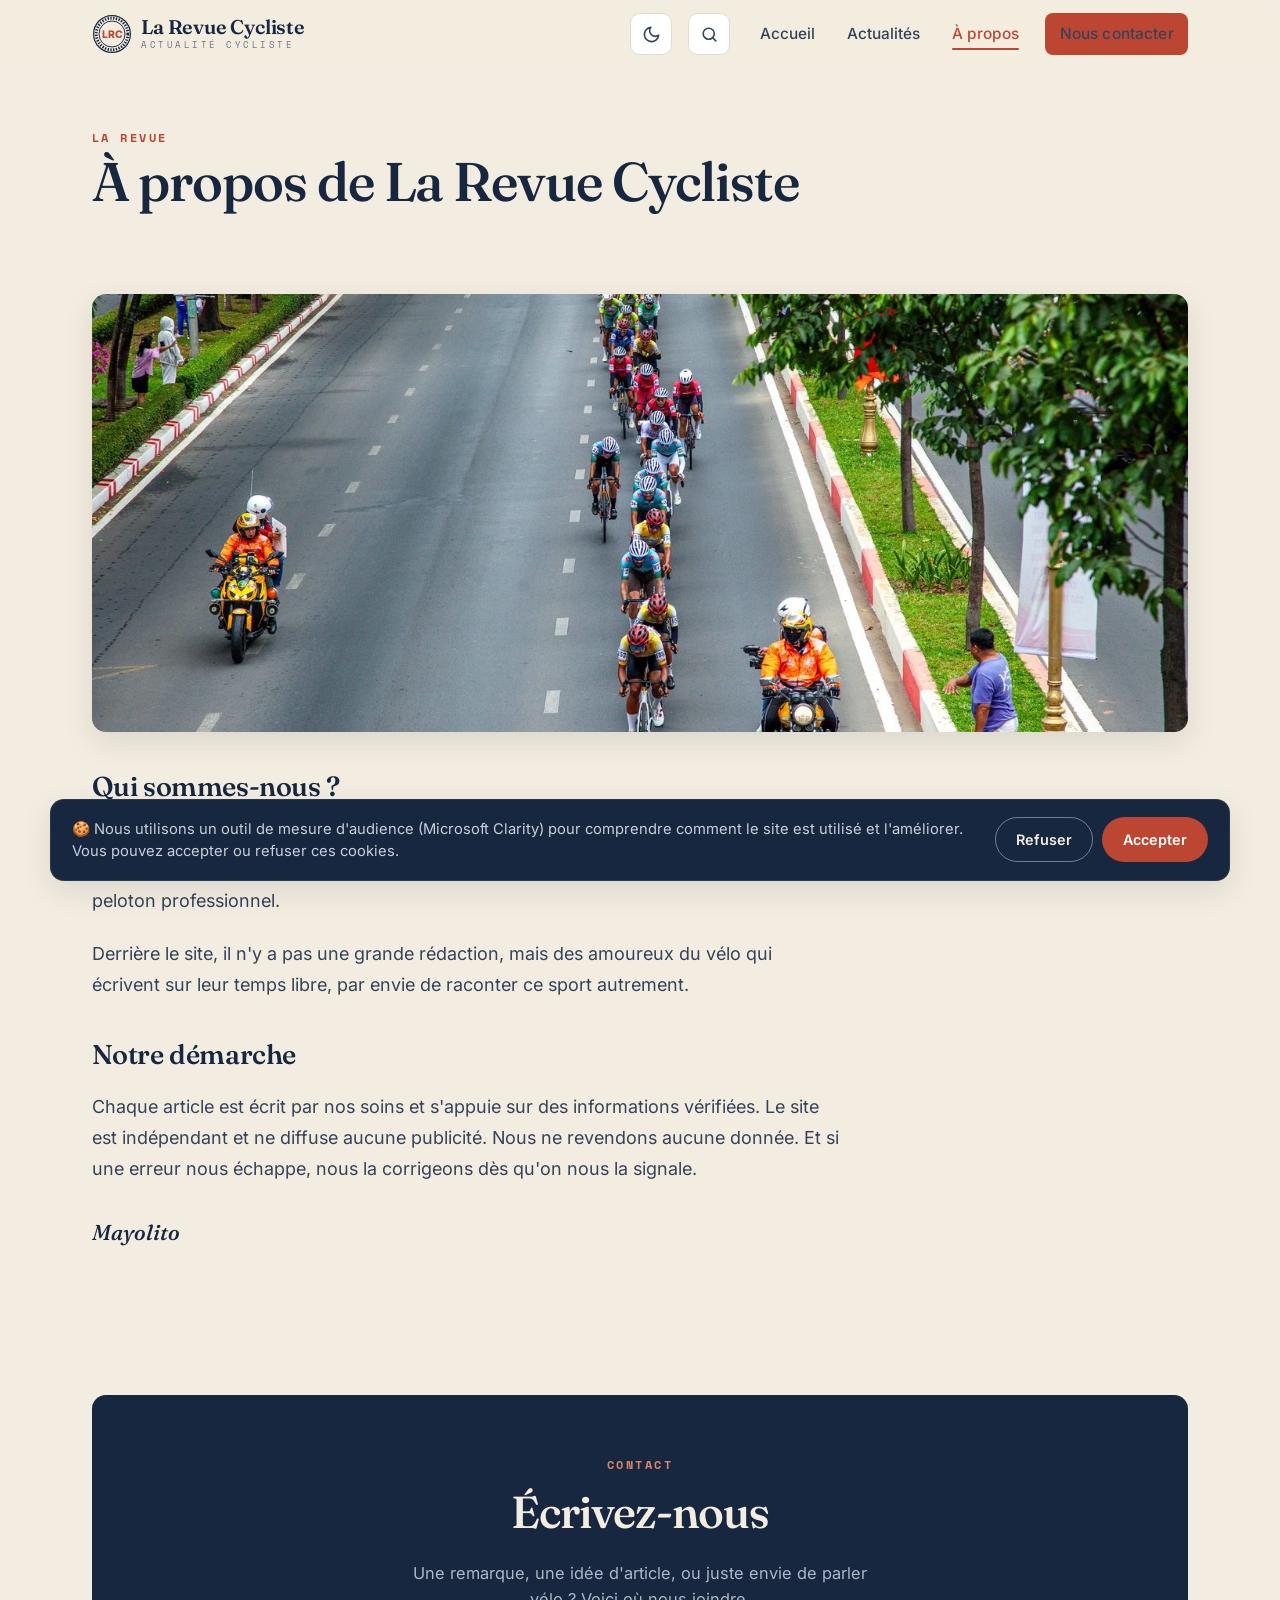
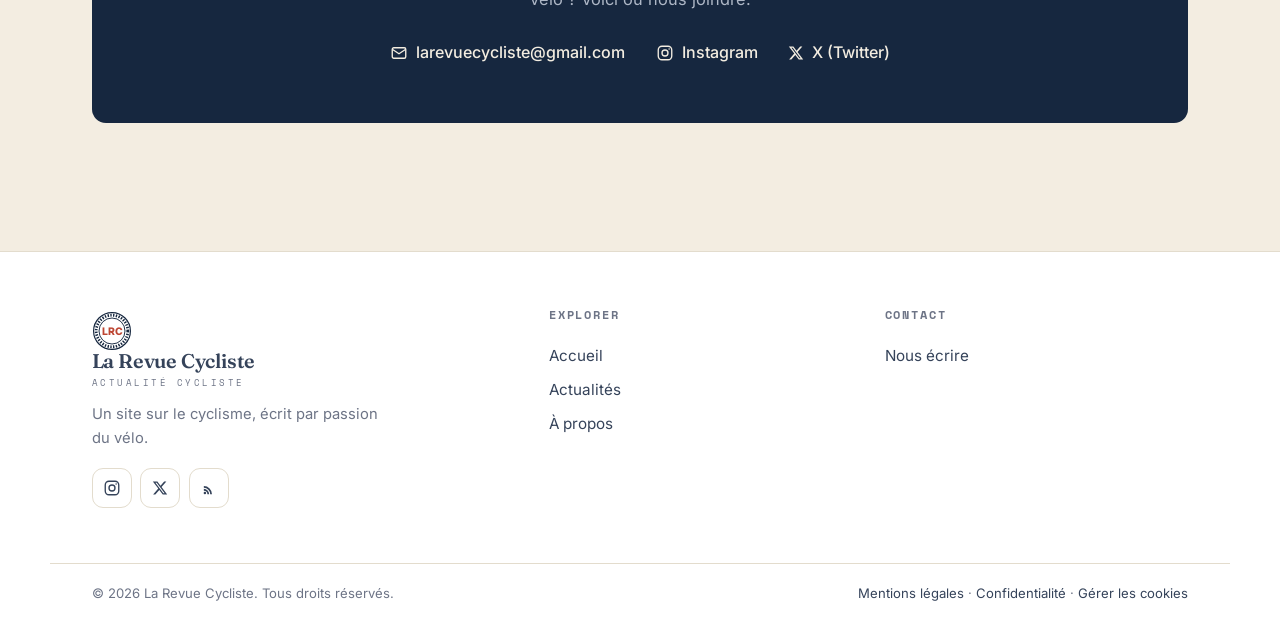
<file: portfolio.html>
<!DOCTYPE html>
<html lang="fr">
<head>
  <meta charset="UTF-8" />
  <meta name="viewport" content="width=device-width, initial-scale=1.0" />
  <title>Portfolio — La Revue Cycliste</title>
  <!-- La page « Portfolio » a été fusionnée avec « À propos ». -->
  <meta name="robots" content="noindex" />
  <link rel="canonical" href="https://larevuecycliste.fr/a-propos.html" />
  <meta http-equiv="refresh" content="0; url=a-propos.html" />
  <script>location.replace("a-propos.html");</script>
</head>
<body>
  <p>Cette page a été fusionnée avec la page <a href="a-propos.html">À propos</a>. Vous allez y être redirigé…</p>
</body>
</html>
</file>
<file: assets/css/fonts.css>
/* La Revue Cycliste — polices auto-hébergées (Fontsource). Aucune requête externe. */

/* fraunces-latin-ext-standard-normal */
@font-face {
  font-family: 'Fraunces';
  font-style: normal;
  font-display: swap;
  font-weight: 100 900;
  src: url(../fonts/fraunces-latin-ext-standard-normal.woff2) format('woff2-variations');
  unicode-range: U+0100-02BA,U+02BD-02C5,U+02C7-02CC,U+02CE-02D7,U+02DD-02FF,U+0304,U+0308,U+0329,U+1D00-1DBF,U+1E00-1E9F,U+1EF2-1EFF,U+2020,U+20A0-20AB,U+20AD-20C0,U+2113,U+2C60-2C7F,U+A720-A7FF;
}

/* fraunces-latin-standard-normal */
@font-face {
  font-family: 'Fraunces';
  font-style: normal;
  font-display: swap;
  font-weight: 100 900;
  src: url(../fonts/fraunces-latin-standard-normal.woff2) format('woff2-variations');
  unicode-range: U+0000-00FF,U+0131,U+0152-0153,U+02BB-02BC,U+02C6,U+02DA,U+02DC,U+0304,U+0308,U+0329,U+2000-206F,U+20AC,U+2122,U+2191,U+2193,U+2212,U+2215,U+FEFF,U+FFFD;
}

/* fraunces-latin-ext-standard-italic */
@font-face {
  font-family: 'Fraunces';
  font-style: italic;
  font-display: swap;
  font-weight: 100 900;
  src: url(../fonts/fraunces-latin-ext-standard-italic.woff2) format('woff2-variations');
  unicode-range: U+0100-02BA,U+02BD-02C5,U+02C7-02CC,U+02CE-02D7,U+02DD-02FF,U+0304,U+0308,U+0329,U+1D00-1DBF,U+1E00-1E9F,U+1EF2-1EFF,U+2020,U+20A0-20AB,U+20AD-20C0,U+2113,U+2C60-2C7F,U+A720-A7FF;
}

/* fraunces-latin-standard-italic */
@font-face {
  font-family: 'Fraunces';
  font-style: italic;
  font-display: swap;
  font-weight: 100 900;
  src: url(../fonts/fraunces-latin-standard-italic.woff2) format('woff2-variations');
  unicode-range: U+0000-00FF,U+0131,U+0152-0153,U+02BB-02BC,U+02C6,U+02DA,U+02DC,U+0304,U+0308,U+0329,U+2000-206F,U+20AC,U+2122,U+2191,U+2193,U+2212,U+2215,U+FEFF,U+FFFD;
}

/* inter-latin-ext-wght-normal */
@font-face {
  font-family: 'Inter';
  font-style: normal;
  font-display: swap;
  font-weight: 100 900;
  src: url(../fonts/inter-latin-ext-wght-normal.woff2) format('woff2-variations');
  unicode-range: U+0100-02BA,U+02BD-02C5,U+02C7-02CC,U+02CE-02D7,U+02DD-02FF,U+0304,U+0308,U+0329,U+1D00-1DBF,U+1E00-1E9F,U+1EF2-1EFF,U+2020,U+20A0-20AB,U+20AD-20C0,U+2113,U+2C60-2C7F,U+A720-A7FF;
}

/* inter-latin-wght-normal */
@font-face {
  font-family: 'Inter';
  font-style: normal;
  font-display: swap;
  font-weight: 100 900;
  src: url(../fonts/inter-latin-wght-normal.woff2) format('woff2-variations');
  unicode-range: U+0000-00FF,U+0131,U+0152-0153,U+02BB-02BC,U+02C6,U+02DA,U+02DC,U+0304,U+0308,U+0329,U+2000-206F,U+20AC,U+2122,U+2191,U+2193,U+2212,U+2215,U+FEFF,U+FFFD;
}

/* space-mono-latin-ext-400-normal */
@font-face {
  font-family: 'Space Mono';
  font-style: normal;
  font-display: swap;
  font-weight: 400;
  src: url(../fonts/space-mono-latin-ext-400-normal.woff2) format('woff2'), url(../fonts/space-mono-latin-ext-400-normal.woff) format('woff');
  unicode-range: U+0100-02BA,U+02BD-02C5,U+02C7-02CC,U+02CE-02D7,U+02DD-02FF,U+0304,U+0308,U+0329,U+1D00-1DBF,U+1E00-1E9F,U+1EF2-1EFF,U+2020,U+20A0-20AB,U+20AD-20C0,U+2113,U+2C60-2C7F,U+A720-A7FF;
}

/* space-mono-latin-400-normal */
@font-face {
  font-family: 'Space Mono';
  font-style: normal;
  font-display: swap;
  font-weight: 400;
  src: url(../fonts/space-mono-latin-400-normal.woff2) format('woff2'), url(../fonts/space-mono-latin-400-normal.woff) format('woff');
  unicode-range: U+0000-00FF,U+0131,U+0152-0153,U+02BB-02BC,U+02C6,U+02DA,U+02DC,U+0304,U+0308,U+0329,U+2000-206F,U+20AC,U+2122,U+2191,U+2193,U+2212,U+2215,U+FEFF,U+FFFD;
}

/* space-mono-latin-ext-700-normal */
@font-face {
  font-family: 'Space Mono';
  font-style: normal;
  font-display: swap;
  font-weight: 700;
  src: url(../fonts/space-mono-latin-ext-700-normal.woff2) format('woff2'), url(../fonts/space-mono-latin-ext-700-normal.woff) format('woff');
  unicode-range: U+0100-02BA,U+02BD-02C5,U+02C7-02CC,U+02CE-02D7,U+02DD-02FF,U+0304,U+0308,U+0329,U+1D00-1DBF,U+1E00-1E9F,U+1EF2-1EFF,U+2020,U+20A0-20AB,U+20AD-20C0,U+2113,U+2C60-2C7F,U+A720-A7FF;
}

/* space-mono-latin-700-normal */
@font-face {
  font-family: 'Space Mono';
  font-style: normal;
  font-display: swap;
  font-weight: 700;
  src: url(../fonts/space-mono-latin-700-normal.woff2) format('woff2'), url(../fonts/space-mono-latin-700-normal.woff) format('woff');
  unicode-range: U+0000-00FF,U+0131,U+0152-0153,U+02BB-02BC,U+02C6,U+02DA,U+02DC,U+0304,U+0308,U+0329,U+2000-206F,U+20AC,U+2122,U+2191,U+2193,U+2212,U+2215,U+FEFF,U+FFFD;
}
</file>
<file: assets/css/style.css>
/* =========================================================================
   La Revue Cycliste — Feuille de style principale
   Design éditorial : magazine cycliste. Palette chaude, typo affirmée.
   ========================================================================= */

/* ---- Design tokens ---------------------------------------------------- */
:root {
  /* Palette « La Revue Cycliste » : marine + crème + terracotta */
  --bg:        #f3ede1;   /* crème */
  --surface:   #ffffff;
  --ink:       #16273f;   /* bleu marine */
  --ink-soft:  #35435a;
  --muted:     #6d7486;
  --line:      #e3dccd;
  --line-soft: #eee7d9;

  --accent:      #bd4633;  /* terracotta */
  --accent-dark: #9a3626;
  --accent-soft: #d98567;  /* terracotta éclairci, lisible sur fond marine */
  --cream:       #f3ede1;  /* pour le texte/éléments sur fond marine */
  --gold:        #bd4633;  /* rétro-compat : repointé vers le terracotta */
  --ink-invert:  #16273f;  /* fond des sections sombres = marine */

  --maxw: 1180px;
  --gutter: clamp(1.1rem, 4vw, 2.6rem);
  --radius: 14px;
  --radius-sm: 9px;

  --shadow-sm: 0 1px 2px rgba(20,19,15,.05), 0 4px 14px rgba(20,19,15,.05);
  --shadow-md: 0 10px 30px rgba(20,19,15,.10);

  --serif: "Fraunces", Georgia, "Times New Roman", serif;
  --sans:  "Inter", system-ui, -apple-system, "Segoe UI", Roboto, sans-serif;
  --mono:  "Space Mono", ui-monospace, "SFMono-Regular", Menlo, monospace;

  --step-fast: .18s cubic-bezier(.4,0,.2,1);
  --step: .32s cubic-bezier(.4,0,.2,1);
}

/* ---- Reset ------------------------------------------------------------ */
*, *::before, *::after { box-sizing: border-box; }
* { margin: 0; }
html { -webkit-text-size-adjust: 100%; scroll-behavior: smooth; }
@media (prefers-reduced-motion: reduce) {
  html { scroll-behavior: auto; }
  * { animation-duration: .001ms !important; transition-duration: .001ms !important; }
}

body {
  font-family: var(--sans);
  background: var(--bg);
  color: var(--ink);
  line-height: 1.6;
  font-size: 1.02rem;
  -webkit-font-smoothing: antialiased;
  text-rendering: optimizeLegibility;
  overflow-x: hidden;
}

img, svg { display: block; max-width: 100%; }
a { color: inherit; text-decoration: none; }
button { font: inherit; cursor: pointer; }
ul { list-style: none; padding: 0; }

/* ---- Layout helpers --------------------------------------------------- */
.wrap { width: 100%; max-width: var(--maxw); margin-inline: auto; padding-inline: var(--gutter); }
.section { padding-block: clamp(3.2rem, 8vw, 6rem); }
.section--tight { padding-block: clamp(2.4rem, 5vw, 3.6rem); }
/* Masqué à l'écran mais lu par Google et les lecteurs d'écran */
.sr-only { position: absolute; width: 1px; height: 1px; padding: 0; margin: -1px; overflow: hidden; clip: rect(0,0,0,0); white-space: nowrap; border: 0; }

.eyebrow {
  font-family: var(--mono);
  font-size: .72rem;
  letter-spacing: .22em;
  text-transform: uppercase;
  color: var(--accent);
  font-weight: 700;
}
.section-head {
  display: flex; align-items: flex-end; justify-content: space-between;
  gap: 1.4rem; flex-wrap: wrap;
  margin-bottom: clamp(1.6rem, 4vw, 2.6rem);
}
.section-head h2 {
  font-family: var(--serif);
  font-weight: 560;
  font-size: clamp(1.7rem, 4.4vw, 2.6rem);
  letter-spacing: -.02em;
  line-height: 1.05;
  margin-top: .35rem;
}
.section-head .link-more {
  font-weight: 600; font-size: .92rem; color: var(--ink);
  border-bottom: 2px solid var(--gold); padding-bottom: 2px;
  transition: color var(--step-fast), border-color var(--step-fast);
  white-space: nowrap;
}
.section-head .link-more:hover { color: var(--accent); border-color: var(--accent); }

/* ---- Buttons ---------------------------------------------------------- */
.btn {
  display: inline-flex; align-items: center; gap: .55rem;
  font-weight: 600; font-size: .95rem; letter-spacing: .01em;
  padding: .74rem 1.35rem; border-radius: 999px;
  border: 1.5px solid transparent; transition: transform var(--step-fast), background var(--step-fast), color var(--step-fast), border-color var(--step-fast);
}
.btn:active { transform: translateY(1px); }
.btn--primary { background: var(--accent); color: #fff; }
.btn--primary:hover { background: var(--accent-dark); }
.btn--ghost { border-color: var(--ink); color: var(--ink); background: transparent; }
.btn--ghost:hover { background: var(--ink); color: var(--bg); }
.btn--light { background: var(--cream); color: var(--ink-invert); }
.btn--light:hover { transform: translateY(-2px); }
.btn__arrow { transition: transform var(--step-fast); }
.btn:hover .btn__arrow { transform: translateX(3px); }

/* ---- Header / nav ----------------------------------------------------- */
.site-header {
  position: sticky; top: 0; z-index: 60;
  background: color-mix(in srgb, var(--bg) 86%, transparent);
  backdrop-filter: saturate(1.4) blur(10px);
  border-bottom: 1px solid transparent;
  transition: border-color var(--step), background var(--step);
}
.site-header.is-stuck { border-color: var(--line); }
.nav {
  display: flex; align-items: center; justify-content: space-between;
  height: 68px; gap: 1rem;
}
.brand { display: flex; align-items: center; gap: .6rem; font-family: var(--serif); }
.brand__mark { display: grid; place-items: center; width: 40px; height: 40px; flex: none; color: var(--ink); }
.brand__mark svg { width: 40px; height: 40px; display: block; }
.brand__text { font-weight: 600; font-size: 1.24rem; letter-spacing: -.01em; line-height: 1; }
.brand__text small {
  display: block; font-family: var(--mono); font-weight: 400;
  font-size: .56rem; letter-spacing: .28em; text-transform: uppercase;
  color: var(--muted); margin-top: 3px;
}

.nav__links { display: flex; align-items: center; gap: .3rem; }
.nav__links a {
  padding: .5rem .85rem; border-radius: 8px; font-weight: 500; font-size: .96rem;
  color: var(--ink-soft); position: relative; transition: color var(--step-fast), background var(--step-fast);
}
.nav__links a:hover { color: var(--ink); background: var(--line-soft); }
.nav__links a.is-active { color: var(--accent); }
.nav__links a.is-active::after {
  content: ""; position: absolute; left: .85rem; right: .85rem; bottom: .28rem;
  height: 2px; background: var(--accent); border-radius: 2px;
}
.nav__cta { margin-left: .5rem; }

.nav__toggle {
  display: none; width: 42px; height: 42px; border: 1px solid var(--line);
  background: var(--surface); border-radius: 10px; position: relative;
}
.nav__toggle span, .nav__toggle span::before, .nav__toggle span::after {
  content: ""; position: absolute; left: 50%; top: 50%; width: 18px; height: 2px;
  background: var(--ink); border-radius: 2px; transform: translate(-50%,-50%);
  transition: transform var(--step-fast), opacity var(--step-fast);
}
.nav__toggle span::before { transform: translate(-50%, -6px); }
.nav__toggle span::after  { transform: translate(-50%,  6px); }
.nav__toggle[aria-expanded="true"] span { background: transparent; }
.nav__toggle[aria-expanded="true"] span::before { transform: translate(-50%,0) rotate(45deg); }
.nav__toggle[aria-expanded="true"] span::after  { transform: translate(-50%,0) rotate(-45deg); }

@media (max-width: 820px) {
  .nav__toggle { display: block; }
  .nav__links {
    position: fixed; inset: 68px 0 auto 0; flex-direction: column; align-items: stretch;
    gap: .2rem; background: var(--surface); border-bottom: 1px solid var(--line);
    padding: .8rem var(--gutter) 1.2rem; box-shadow: var(--shadow-md);
    transform: translateY(-8px); opacity: 0; pointer-events: none;
    transition: transform var(--step), opacity var(--step);
  }
  .nav__links.is-open { transform: translateY(0); opacity: 1; pointer-events: auto; }
  .nav__links a { padding: .8rem .6rem; font-size: 1.05rem; }
  .nav__links a.is-active::after { display: none; }
  .nav__cta { margin: .4rem 0 0; justify-content: center; }
}

/* ---- Hero ------------------------------------------------------------- */
.hero { padding-top: clamp(2rem, 5vw, 3.4rem); padding-bottom: clamp(2.4rem, 6vw, 4rem); }
.hero__grid {
  display: grid; grid-template-columns: 1.05fr .95fr; gap: clamp(1.6rem, 4vw, 3rem);
  align-items: stretch;
}
.hero__lead { align-self: center; }
.hero__kicker {
  display: inline-flex; align-items: center; gap: .55rem; margin-bottom: 1.1rem;
  font-family: var(--mono); font-size: .72rem; letter-spacing: .2em; text-transform: uppercase;
  color: var(--muted);
}
.hero__kicker .dot { width: 8px; height: 8px; border-radius: 50%; background: var(--accent); animation: pulse 2.4s infinite; }
@keyframes pulse { 0%,100%{ box-shadow: 0 0 0 0 rgba(189,70,51,.5);} 50%{ box-shadow: 0 0 0 7px rgba(189,70,51,0);} }
.hero__title {
  font-family: var(--serif); font-weight: 540;
  font-size: clamp(2.5rem, 7vw, 4.6rem); line-height: .98; letter-spacing: -.03em;
}
.hero__title em { font-style: italic; color: var(--accent); }
/* Titre des pages intérieures (Actualités, À propos, pages légales) — taille unique */
.page-title { font-family: var(--serif); font-weight: 540; line-height: 1.03; letter-spacing: -.02em; font-size: clamp(2.1rem, 5.6vw, 3.4rem); margin-top: .3rem; }
.hero__sub { margin-top: 1.3rem; font-size: 1.12rem; color: var(--ink-soft); max-width: 34ch; }
.hero__actions { margin-top: 1.9rem; display: flex; gap: .8rem; flex-wrap: wrap; }

.hero__feature {
  position: relative; border-radius: var(--radius); overflow: hidden;
  background: var(--surface); border: 1px solid var(--line); box-shadow: var(--shadow-md);
  display: flex; flex-direction: column; min-height: 340px;
  transition: transform var(--step);
}
.hero__feature:hover { transform: translateY(-4px); }
.hero__feature .thumb { aspect-ratio: 16/10; }
.hero__feature .feature__body { padding: 1.3rem 1.4rem 1.5rem; display: flex; flex-direction: column; gap: .7rem; flex: 1; }
.hero__feature h3 { font-family: var(--serif); font-weight: 560; font-size: 1.5rem; line-height: 1.12; letter-spacing: -.015em; }
.hero__feature p { color: var(--muted); font-size: .96rem; }
.hero__feature .meta { margin-top: auto; }

@media (max-width: 880px) {
  .hero__grid { grid-template-columns: 1fr; }
  .hero__feature { min-height: 0; }
}

/* Hero en colonne unique : bandeau d'intro → « La une » → carte */
.hero__solo { max-width: 600px; margin-inline: auto; }

/* Bandeau d'introduction (éditorial, marine + crème) */
.intro-banner {
  position: relative; overflow: hidden;
  background: var(--ink-invert); color: var(--cream);
  border-radius: var(--radius); box-shadow: var(--shadow-md);
  padding: clamp(1.5rem, 4.5vw, 2.3rem) clamp(1.5rem, 4.5vw, 2.5rem);
}
/* Filigrane de roue, discret, en haut à droite */
.intro-banner::after {
  content: ""; position: absolute; top: -34px; right: -34px; width: 150px; height: 150px;
  border-radius: 50%; border: 2px solid rgba(243,237,225,.10);
  box-shadow: inset 0 0 0 10px rgba(243,237,225,.05);
  pointer-events: none;
}
.intro-banner p {
  position: relative;
  font-family: var(--serif); font-weight: 470;
  font-size: clamp(1.18rem, 2.4vw, 1.48rem); line-height: 1.42; letter-spacing: -.01em;
}

/* Titre de section « La une » */
.una-title {
  font-family: var(--serif); font-weight: 560; letter-spacing: -.015em;
  font-size: clamp(1.5rem, 4.5vw, 2rem);
  margin: 2.3rem 0 1rem;
}

/* ---- Category chips --------------------------------------------------- */
.chip {
  display: inline-block; font-family: var(--mono); font-size: .66rem; font-weight: 700;
  letter-spacing: .14em; text-transform: uppercase; color: var(--accent);
  background: color-mix(in srgb, var(--accent) 10%, transparent);
  padding: .32rem .6rem; border-radius: 6px;
}
.chip--gold { color: var(--cream); background: var(--ink-invert); }
.chip--ink  { color: var(--bg); background: rgba(255,255,255,.14); }

/* ---- Article meta ----------------------------------------------------- */
.meta { display: flex; align-items: center; gap: .6rem; font-size: .8rem; color: var(--muted); font-weight: 500; }
.meta .sep { width: 3px; height: 3px; border-radius: 50%; background: currentColor; opacity: .55; }
.meta time, .meta .rt { font-family: var(--mono); font-size: .74rem; letter-spacing: .02em; }

/* ---- Vignettes : photo si disponible, sinon illustration SVG ---------
   La photo (.thumb-img) recouvre l'illustration SVG. Si elle échoue à se
   charger, un onerror la masque et l'illustration réapparaît dessous.     */
.thumb { position: relative; width: 100%; overflow: hidden; background: var(--line-soft); }
.thumb svg { width: 100%; height: 100%; }
.thumb .thumb-img {
  position: absolute; inset: 0; width: 100%; height: 100%;
  object-fit: cover; z-index: 1; background: var(--line-soft);
}

/* ---- Article grid / cards -------------------------------------------- */
.grid {
  display: grid; gap: clamp(1.2rem, 3vw, 2rem);
  grid-template-columns: repeat(auto-fill, minmax(290px, 1fr));
}
.card {
  display: flex; flex-direction: column; background: var(--surface);
  border: 1px solid var(--line); border-radius: var(--radius); overflow: hidden;
  transition: transform var(--step), box-shadow var(--step), border-color var(--step);
}
.card:hover { transform: translateY(-5px); box-shadow: var(--shadow-md); border-color: var(--line-soft); }
.card:focus-within { box-shadow: 0 0 0 3px color-mix(in srgb, var(--accent) 40%, transparent); }
.card .thumb { aspect-ratio: 16/10; }
.card__body { padding: 1.1rem 1.15rem 1.25rem; display: flex; flex-direction: column; gap: .6rem; flex: 1; }
.card__title { font-family: var(--serif); font-weight: 560; font-size: 1.24rem; line-height: 1.16; letter-spacing: -.01em; }
.card a.stretch::after { content: ""; position: absolute; inset: 0; }
.card__body p { color: var(--muted); font-size: .92rem; display: -webkit-box; -webkit-line-clamp: 2; -webkit-box-orient: vertical; overflow: hidden; }
.card__body .meta { margin-top: auto; }
.card__link { position: relative; }

/* “à la une” list on home */
.latest { display: grid; grid-template-columns: 1.6fr 1fr; gap: clamp(1.4rem,4vw,2.4rem); align-items: start; }
.stack { display: grid; gap: 1rem; }
.mini {
  display: grid; grid-template-columns: 92px 1fr; gap: .95rem; align-items: center;
  background: var(--surface); border: 1px solid var(--line); border-radius: var(--radius-sm);
  padding: .7rem; position: relative; transition: border-color var(--step-fast), transform var(--step-fast);
}
.mini:hover { transform: translateX(3px); border-color: var(--gold); }
.mini .thumb { width: 92px; height: 68px; border-radius: 7px; flex: none; }
.mini h4 { font-family: var(--serif); font-weight: 560; font-size: 1.02rem; line-height: 1.18; }
.mini .meta { margin-top: .3rem; }
@media (max-width: 760px){ .latest { grid-template-columns: 1fr; } }

/* ---- Filters ---------------------------------------------------------- */
.filters { display: flex; flex-wrap: wrap; gap: .5rem; margin-bottom: 1.8rem; }
.filter {
  border: 1.4px solid var(--line); background: var(--surface); color: var(--ink-soft);
  padding: .48rem .95rem; border-radius: 999px; font-weight: 600; font-size: .86rem;
  transition: all var(--step-fast);
}
.filter:hover { border-color: var(--ink); }
.filter.is-active { background: var(--ink); color: var(--bg); border-color: var(--ink); }

/* ---- Dark band -------------------------------------------------------- */
.band { background: var(--ink-invert); color: var(--cream); }
.band .eyebrow { color: var(--accent-soft); }
.band a.link-more { color: var(--cream); border-color: var(--accent-soft); }
.band__inner { display: grid; grid-template-columns: 1.1fr .9fr; gap: clamp(1.6rem,5vw,3.4rem); align-items: center; }
.band h2 { font-family: var(--serif); font-weight: 540; font-size: clamp(1.9rem,5vw,3rem); line-height: 1.04; letter-spacing: -.02em; }
.band p { color: #aeb7c6; margin-top: 1rem; font-size: 1.05rem; }
.band__stats { display: grid; grid-template-columns: repeat(2,1fr); gap: 1.4rem 2rem; }
.stat b { font-family: var(--serif); font-size: clamp(2.2rem,6vw,3.2rem); font-weight: 560; color: var(--accent-soft); display: block; line-height: 1; }
.stat span { color: #98a1b2; font-size: .84rem; font-family: var(--mono); letter-spacing: .06em; text-transform: uppercase; }
@media (max-width: 760px){ .band__inner { grid-template-columns: 1fr; } }

/* ---- Article page (prose) -------------------------------------------- */
.article-hero { padding-top: clamp(1.6rem,4vw,2.6rem); }
.breadcrumb { font-family: var(--mono); font-size: .74rem; letter-spacing: .04em; color: var(--muted); margin-bottom: 1.4rem; }
.breadcrumb a:hover { color: var(--accent); }
.article-title { font-family: var(--serif); font-weight: 540; font-size: clamp(2rem,5.4vw,3.4rem); line-height: 1.03; letter-spacing: -.025em; max-width: 20ch; }
.article-standfirst { font-size: 1.2rem; color: var(--ink-soft); max-width: 60ch; margin-top: 1.1rem; }
.article-lead { max-width: 68ch; margin-inline: auto; font-size: 1.24rem; line-height: 1.65; color: var(--ink); }
.article-byline { display: flex; align-items: center; gap: .7rem; margin-top: 1.4rem; }
.avatar { width: 42px; height: 42px; border-radius: 50%; background: var(--ink-invert); color: var(--accent-soft); display: grid; place-items: center; font-family: var(--serif); font-weight: 600; }
.article-cover { margin: clamp(1.6rem,4vw,2.4rem) auto; max-width: 640px; }
.article-cover__img { display: block; width: 100%; height: auto; border-radius: var(--radius); border: 1px solid var(--line); background: var(--line-soft); }
.article-cover__frame { border-radius: var(--radius); overflow: hidden; border: 1px solid var(--line); }
.article-cover .thumb { aspect-ratio: 16/9; }
.cover-credit { margin-top: .55rem; font-family: var(--sans); font-size: .8rem; color: var(--muted); text-align: right; }

.prose { max-width: 68ch; margin-inline: auto; font-size: 1.12rem; color: var(--ink-soft); }
.prose > * + * { margin-top: 1.3rem; }
.prose h2 { font-family: var(--serif); color: var(--ink); font-weight: 560; font-size: 1.7rem; letter-spacing: -.015em; margin-top: 2.4rem; line-height: 1.15; }
.prose p { line-height: 1.75; }
.prose a { color: var(--accent); text-decoration: underline; text-underline-offset: 3px; text-decoration-thickness: 1.5px; }
.prose blockquote {
  border-left: 3px solid var(--accent); padding: .2rem 0 .2rem 1.3rem; margin-block: 2rem;
  font-family: var(--serif); font-style: italic; font-size: 1.5rem; line-height: 1.3; color: var(--ink);
}
.prose ul.bullets { margin-left: 1.1rem; list-style: disc; color: var(--ink-soft); }
.prose ul.bullets li { margin-top: .5rem; }

/* ---- Blocs enrichis d'article : citation attribuée, exergue, photo --- */
.prose blockquote cite {
  display: block; margin-top: .9rem; font-family: var(--sans); font-style: normal;
  font-weight: 600; font-size: .92rem; line-height: 1.4; color: var(--muted);
}
.prose blockquote cite::before { content: "— "; }

.prose .pullquote { margin-block: 2.6rem; }
.prose .pullquote p {
  font-family: var(--serif); font-weight: 540; font-size: clamp(1.55rem, 4.2vw, 2.05rem);
  line-height: 1.2; letter-spacing: -.015em; color: var(--ink);
  border-top: 2px solid var(--accent); border-bottom: 2px solid var(--accent);
  padding-block: 1.3rem;
}

.prose figure.article-figure { margin-block: 2.4rem; }
.prose .article-figure img {
  display: block; width: 100%; height: auto;
  border-radius: var(--radius); border: 1px solid var(--line); background: var(--line-soft);
}
.prose .article-figure figcaption {
  margin-top: .65rem; font-family: var(--sans); font-size: .82rem; line-height: 1.55;
  color: var(--muted); display: flex; flex-wrap: wrap; gap: .12rem .5rem;
}
.prose .figure-caption { color: var(--ink-soft); }
.prose .figure-credit a { color: inherit; text-decoration: underline; text-underline-offset: 2px; text-decoration-thickness: 1px; }
.prose .figure-credit a:hover { color: var(--accent); }
/* À propos & pages légales : le texte s'aligne à gauche, comme le titre
   (la page article, elle, reste centrée). */
body[data-page="about"] .prose,
body[data-page="legal"] .prose { margin-inline: 0; }
/* Photo d'ambiance sur la page À propos */
.about-media { margin-top: 1.6rem; border-radius: var(--radius); overflow: hidden; box-shadow: var(--shadow-md); }
.about-signature { margin-top: 1.8rem; font-family: var(--serif); font-style: italic; font-weight: 500; font-size: 1.35rem; color: var(--ink); }
.about-media img { display: block; width: 100%; aspect-ratio: 3 / 2; object-fit: cover; }
@media (min-width: 700px) { .about-media img { aspect-ratio: 5 / 2; } }

.article-foot { max-width: 68ch; margin: clamp(2rem,5vw,3rem) auto 0; padding-top: 1.6rem; border-top: 1px solid var(--line); display: flex; justify-content: space-between; gap: 1rem; flex-wrap: wrap; align-items: center; }
.tags { display: flex; gap: .5rem; flex-wrap: wrap; }
.tag { font-family: var(--mono); font-size: .72rem; color: var(--muted); background: var(--line-soft); padding: .3rem .6rem; border-radius: 6px; }

/* ---- Portfolio / about ------------------------------------------------ */
.profile { display: grid; grid-template-columns: 300px 1fr; gap: clamp(1.6rem,5vw,3.4rem); align-items: start; }
.profile__card { position: sticky; top: 90px; background: var(--surface); border: 1px solid var(--line); border-radius: var(--radius); padding: 1.6rem; box-shadow: var(--shadow-sm); }
.profile__avatar { width: 86px; height: 86px; border-radius: 20px; background: linear-gradient(135deg, var(--ink-invert), var(--accent)); color: #fff; display: grid; place-items: center; font-family: var(--serif); font-size: 2rem; font-weight: 600; }
.profile__card h1 { font-family: var(--serif); font-size: 1.6rem; font-weight: 560; margin-top: 1rem; letter-spacing: -.01em; }
.profile__role { color: var(--accent); font-weight: 600; font-size: .92rem; margin-top: .2rem; }
.profile__card ul.contact { margin-top: 1.2rem; display: grid; gap: .55rem; }
.profile__card ul.contact a { display: flex; align-items: center; gap: .6rem; font-size: .92rem; color: var(--ink-soft); padding: .3rem 0; }
.profile__card ul.contact a:hover { color: var(--accent); }
.profile__card ul.contact svg { flex: none; }

.lede { font-family: var(--serif); font-size: clamp(1.3rem,3.4vw,1.8rem); line-height: 1.4; letter-spacing: -.01em; color: var(--ink); max-width: 46ch; }
.about-body { color: var(--ink-soft); font-size: 1.06rem; }
.about-body > * + * { margin-top: 1.1rem; }

.expertise { display: grid; grid-template-columns: repeat(auto-fill, minmax(200px,1fr)); gap: 1rem; margin-top: 1.6rem; }
.expertise li { background: var(--surface); border: 1px solid var(--line); border-radius: var(--radius-sm); padding: 1.1rem 1.15rem; }
.expertise b { display: block; font-family: var(--serif); font-size: 1.1rem; font-weight: 560; }
.expertise span { color: var(--muted); font-size: .9rem; }

@media (max-width: 780px){ .profile { grid-template-columns: 1fr; } .profile__card { position: static; } }

/* ---- Contact ---------------------------------------------------------- */
.contact-cta {
  background: var(--ink-invert); color: var(--cream); border-radius: var(--radius);
  padding: clamp(2rem,5vw,3.4rem); text-align: center;
}
.contact-cta h2 { font-family: var(--serif); font-weight: 540; font-size: clamp(1.8rem,5vw,2.8rem); letter-spacing: -.02em; }
.contact-cta p { color: #aeb7c6; margin: .8rem auto 1.6rem; max-width: 46ch; }
.contact-list { display: flex; flex-wrap: wrap; justify-content: center; gap: .7rem 1.9rem; margin-top: 1.7rem; }
.contact-list a { display: inline-flex; align-items: center; gap: .5rem; color: var(--cream); font-weight: 500; font-size: 1rem; transition: color var(--step-fast); }
.contact-list a:hover { color: var(--accent-soft); }
.contact-list svg { flex: none; }

/* ---- Newsletter ------------------------------------------------------- */
.newsletter-cta {
  background: var(--ink-invert); color: var(--cream); border-radius: var(--radius);
  padding: clamp(2rem,5vw,3.4rem); text-align: center;
}
.newsletter-cta .eyebrow { color: var(--accent-soft); }
.newsletter-cta h2 { font-family: var(--serif); font-weight: 540; font-size: clamp(1.7rem,4.6vw,2.5rem); letter-spacing: -.02em; margin-top: .4rem; }
.newsletter-cta > p { color: #aeb7c6; margin: .8rem auto 0; max-width: 44ch; }
.newsletter-btn { margin-top: 1.7rem; }
.newsletter-consent { font-size: .8rem; color: #8b93a3; margin: 1.1rem auto 0; max-width: 46ch; }
.newsletter-consent a { color: var(--accent-soft); text-decoration: underline; text-underline-offset: 2px; }

/* ---- Footer ----------------------------------------------------------- */
.site-footer { border-top: 1px solid var(--line); background: var(--surface); margin-top: 2rem; }
.footer__grid { display: grid; grid-template-columns: 1.4fr 1fr 1fr; gap: 2rem; padding-block: clamp(2.4rem,5vw,3.4rem); }
.footer__grid h5 { font-family: var(--mono); font-size: .72rem; letter-spacing: .16em; text-transform: uppercase; color: var(--muted); margin-bottom: .9rem; }
.footer__grid a { display: block; padding: .3rem 0; color: var(--ink-soft); font-size: .95rem; }
.footer__grid a:hover { color: var(--accent); }
.footer__brand p { color: var(--muted); font-size: .92rem; margin-top: .7rem; max-width: 34ch; }
.footer__bottom { border-top: 1px solid var(--line); padding-block: 1.2rem; display: flex; justify-content: space-between; gap: 1rem; flex-wrap: wrap; font-size: .82rem; color: var(--muted); }
.footer__bottom a { color: var(--ink-soft); }
.footer__bottom a:hover { color: var(--accent); }

/* Réseaux sociaux */
.socials { display: flex; gap: .55rem; margin-top: 1.1rem; }
.socials a {
  width: 40px; height: 40px; flex: none; border-radius: 11px;
  border: 1px solid var(--line); display: grid; place-items: center;
  color: var(--ink-soft); background: var(--surface);
  transition: color var(--step-fast), border-color var(--step-fast), transform var(--step-fast);
}
.socials a:hover { color: var(--accent); border-color: var(--accent); transform: translateY(-2px); }

/* ---- Bandeau cookies ------------------------------------------------- */
.cookie-banner {
  position: fixed; left: 0; right: 0; bottom: 0; z-index: 200;
  padding: 0 var(--gutter) clamp(.8rem, 2vw, 1.2rem);
  transform: translateY(130%); transition: transform .38s cubic-bezier(.2,.7,.2,1);
  pointer-events: none;
}
.cookie-banner.is-visible { transform: none; }
.cookie-banner__inner {
  pointer-events: auto; max-width: var(--maxw); margin: 0 auto;
  background: var(--ink-invert); color: var(--cream);
  border: 1px solid rgba(255,255,255,.08); border-radius: var(--radius);
  box-shadow: var(--shadow-md); padding: 1.1rem 1.3rem;
  display: flex; align-items: center; gap: 1.3rem; flex-wrap: wrap;
}
.cookie-banner__txt { flex: 1; min-width: 240px; font-size: .92rem; line-height: 1.5; color: #c9d0da; }
.cookie-banner__txt a { color: var(--accent-soft); text-decoration: underline; }
.cookie-banner__actions { display: flex; gap: .6rem; flex-shrink: 0; }
.cookie-btn {
  font: inherit; font-weight: 600; font-size: .9rem; cursor: pointer;
  padding: .62rem 1.25rem; border-radius: 999px; border: 1.5px solid transparent;
  transition: background var(--step-fast), border-color var(--step-fast), transform var(--step-fast);
}
.cookie-btn:active { transform: translateY(1px); }
.cookie-btn--primary { background: var(--accent); color: #fff; }
.cookie-btn--primary:hover { background: var(--accent-dark); }
.cookie-btn--ghost { background: transparent; color: var(--cream); border-color: rgba(255,255,255,.4); }
.cookie-btn--ghost:hover { border-color: var(--cream); }
@media (max-width: 560px){ .cookie-banner__actions { width: 100%; } .cookie-btn { flex: 1; } }
@media (max-width: 680px){ .footer__grid { grid-template-columns: 1fr 1fr; } .footer__brand { grid-column: 1 / -1; } }

/* ---- Reveal on scroll ------------------------------------------------- */
.reveal { opacity: 0; transform: translateY(18px); transition: opacity .6s ease, transform .6s cubic-bezier(.2,.7,.2,1); }
.reveal.in { opacity: 1; transform: none; }

/* ---- Utility ---------------------------------------------------------- */
.center { text-align: center; }

/* Champ à compléter dans les pages légales */
.fill { background: color-mix(in srgb, var(--accent) 16%, transparent); color: var(--ink); font-weight: 600; padding: .05em .35em; border-radius: 5px; }
.legal-note { background: var(--surface); border: 1px solid var(--line); border-left: 3px solid var(--accent); border-radius: var(--radius-sm); padding: 1rem 1.2rem; font-size: .95rem; color: var(--ink-soft); }
.prose table { width: 100%; border-collapse: collapse; font-size: .95rem; }
.prose table th, .prose table td { text-align: left; padding: .6rem .7rem; border-bottom: 1px solid var(--line); vertical-align: top; }
.prose table th { font-family: var(--sans); font-size: .78rem; text-transform: uppercase; letter-spacing: .04em; color: var(--muted); }
.mt-sm { margin-top: 1rem; }
.empty-state { text-align: center; color: var(--muted); padding: 3rem 1rem; font-family: var(--serif); font-size: 1.2rem; }

/* ---- État « à venir » (aucun article) -------------------------------- */
.soon {
  grid-column: 1 / -1;
  text-align: center;
  padding: clamp(2.4rem, 6vw, 4rem) 1.5rem;
  border: 1.5px dashed var(--line);
  border-radius: var(--radius);
  background: var(--surface);
  color: var(--muted);
}
.soon__mark {
  width: 58px; height: 58px; margin: 0 auto 1.1rem; border-radius: 16px;
  background: color-mix(in srgb, var(--accent) 12%, transparent);
  display: grid; place-items: center; color: var(--accent);
}
.soon h3 {
  font-family: var(--serif); font-weight: 560; color: var(--ink);
  font-size: clamp(1.3rem, 3.6vw, 1.9rem); letter-spacing: -.015em; line-height: 1.1;
}
.soon p { margin: .7rem auto 0; max-width: 44ch; font-size: 1rem; }
:focus-visible { outline: 3px solid color-mix(in srgb, var(--accent) 55%, transparent); outline-offset: 2px; border-radius: 4px; }
.skip-link { position: absolute; left: -999px; top: .5rem; background: var(--ink-invert); color: #fff; padding: .6rem 1rem; border-radius: 8px; z-index: 100; }
.skip-link:focus { left: .8rem; }

/* ---- Recherche interne ------------------------------------------------ */
.nav .brand { margin-right: auto; }   /* pousse loupe + liens à droite */
.nav__search {
  display: grid; place-items: center; width: 42px; height: 42px; flex: none;
  border: 1px solid var(--line); background: var(--surface); border-radius: 10px;
  color: var(--ink-soft); cursor: pointer;
  transition: color var(--step-fast), border-color var(--step-fast), background var(--step-fast);
}
.nav__search:hover { color: var(--ink); border-color: var(--ink); }

.search-open { overflow: hidden; }

.search-modal {
  position: fixed; inset: 0; z-index: 200;
  display: flex; align-items: flex-start; justify-content: center;
  padding: clamp(1rem, 8vh, 6rem) 1rem 1rem;
}
.search-modal[hidden] { display: none; }
.search-modal__backdrop {
  position: absolute; inset: 0; background: rgba(20, 19, 15, .5);
  backdrop-filter: blur(3px); opacity: 0; transition: opacity var(--step);
}
.search-modal.is-open .search-modal__backdrop { opacity: 1; }
.search-modal__panel {
  position: relative; width: min(680px, 100%);
  max-height: min(74vh, 640px); display: flex; flex-direction: column;
  background: var(--surface); border: 1px solid var(--line);
  border-radius: var(--radius); box-shadow: var(--shadow-md); overflow: hidden;
  transform: translateY(-10px) scale(.985); opacity: 0;
  transition: transform var(--step), opacity var(--step);
}
.search-modal.is-open .search-modal__panel { transform: none; opacity: 1; }
.search-modal__bar {
  display: flex; align-items: center; gap: .6rem;
  padding: .8rem 1rem; border-bottom: 1px solid var(--line); flex: none;
}
.search-modal__icon { color: var(--muted); flex: none; }
.search-modal__input {
  flex: 1; min-width: 0; border: 0; background: transparent; font: inherit;
  font-size: 1.05rem; color: var(--ink); padding: .2rem 0;
}
.search-modal__input:focus { outline: none; }
.search-modal__input::placeholder { color: var(--muted); }
.search-modal__input::-webkit-search-cancel-button { -webkit-appearance: none; }
.search-modal__close {
  flex: none; font-family: var(--mono); font-size: .66rem; letter-spacing: .05em;
  color: var(--muted); border: 1px solid var(--line); background: var(--bg);
  border-radius: 6px; padding: .3rem .5rem; cursor: pointer;
  transition: color var(--step-fast), border-color var(--step-fast);
}
.search-modal__close:hover { color: var(--ink); border-color: var(--ink); }
.search-modal__results { overflow-y: auto; padding: .5rem; }
.search-msg { font-size: .9rem; color: var(--muted); padding: .8rem .75rem; }
.search-msg__hint {
  display: block; margin-top: .8rem; font-family: var(--mono);
  font-size: .64rem; letter-spacing: .1em; text-transform: uppercase; color: var(--muted);
}
.search-count {
  font-family: var(--mono); font-size: .64rem; letter-spacing: .1em;
  text-transform: uppercase; color: var(--muted); padding: .5rem .75rem .3rem;
}
.search-result {
  display: grid; gap: .12rem; padding: .7rem .75rem; border-radius: 10px;
  color: var(--ink); text-decoration: none; transition: background var(--step-fast);
}
.search-result:hover, .search-result.is-sel { background: var(--line-soft); }
.search-result__cat {
  font-family: var(--mono); font-size: .6rem; letter-spacing: .12em;
  text-transform: uppercase; color: var(--accent);
}
.search-result__title { font-family: var(--serif); font-weight: 560; font-size: 1.06rem; line-height: 1.25; }
.search-result__excerpt {
  font-size: .87rem; color: var(--ink-soft);
  display: -webkit-box; -webkit-line-clamp: 1; -webkit-box-orient: vertical; overflow: hidden;
}
.search-result__meta { font-size: .72rem; color: var(--muted); }
.search-result mark {
  background: color-mix(in srgb, var(--accent) 22%, transparent);
  color: inherit; border-radius: 3px; padding: 0 .08em;
}

/* ---- Commentaires ----------------------------------------------------- */
.comments-note { color: var(--muted); font-size: .95rem; margin: -.4rem 0 1.4rem; max-width: 60ch; }
.comments-note--muted {
  margin: 0; text-align: center; padding: 2.2rem 1rem;
  font-family: var(--serif); font-size: 1.15rem; color: var(--muted);
  background: var(--surface); border: 1px dashed var(--line); border-radius: var(--radius);
}
.comments-slot { min-height: 40px; }
#cusdis_thread { max-width: 760px; }

/* ======================================================================
   Mode sombre — surcharge des tokens. Le thème est fixé sur <html>
   (data-theme) par un petit script en <head> pour éviter tout clignotement.
   --ink-invert reste sombre dans les deux thèmes (badges/blocs marine).
   ====================================================================== */
:root[data-theme="dark"] {
  --bg:        #0f131b;
  --surface:   #191d27;
  --ink:       #ece5d7;
  --ink-soft:  #c3cad6;
  --muted:     #8b93a3;
  --line:      #2a303c;
  --line-soft: #232833;

  --accent:      #e0715a;
  --accent-dark: #c8553f;
  --accent-soft: #e79a80;
  --cream:       #ece5d7;
  --ink-invert:  #1d2740;

  --shadow-sm: 0 1px 2px rgba(0,0,0,.45), 0 4px 14px rgba(0,0,0,.4);
  --shadow-md: 0 12px 34px rgba(0,0,0,.55);
}
:root[data-theme="dark"] .search-modal__backdrop { background: rgba(0,0,0,.62); }
:root[data-theme="dark"] .thumb-img { opacity: .92; }

/* ---- Bascule de thème (bouton en-tête) -------------------------------- */
.theme-toggle {
  display: grid; place-items: center; width: 42px; height: 42px; flex: none;
  border: 1px solid var(--line); background: var(--surface); border-radius: 10px;
  color: var(--ink-soft); cursor: pointer;
  transition: color var(--step-fast), border-color var(--step-fast), background var(--step-fast);
}
.theme-toggle:hover { color: var(--ink); border-color: var(--ink); }
.theme-toggle .icon-sun { display: none; }
.theme-toggle .icon-moon { display: block; }
:root[data-theme="dark"] .theme-toggle .icon-sun { display: block; }
:root[data-theme="dark"] .theme-toggle .icon-moon { display: none; }

/* ---- Partage d'article ------------------------------------------------ */
.share {
  display: flex; align-items: center; gap: .9rem; flex-wrap: wrap;
  padding: 1.3rem 0; margin: 1.6rem 0;
  border-top: 1px solid var(--line); border-bottom: 1px solid var(--line);
}
.share__label { font-family: var(--mono); font-size: .68rem; letter-spacing: .12em; text-transform: uppercase; color: var(--muted); }
.share__btns { display: flex; gap: .5rem; flex-wrap: wrap; }
.share__btn {
  display: inline-flex; align-items: center; gap: .4rem; height: 40px; padding: 0 .8rem;
  border: 1px solid var(--line); background: var(--surface); border-radius: 9px;
  color: var(--ink-soft); font-size: .85rem; font-weight: 500; cursor: pointer; text-decoration: none;
  transition: color var(--step-fast), border-color var(--step-fast), background var(--step-fast);
}
.share__btn:hover { color: var(--ink); border-color: var(--ink); }
.share__btn svg { flex: none; }
.share__btn.is-copied { color: #2e8b62; border-color: #2e8b62; }

/* ---- Aides à la lecture longue ---------------------------------------- */
.read-progress {
  position: fixed; top: 0; left: 0; height: 3px; width: 0;
  background: var(--accent); z-index: 70; transition: width .08s linear;
}
.to-top {
  position: fixed; right: clamp(1rem, 3vw, 2rem); bottom: clamp(1rem, 3vw, 2rem);
  width: 46px; height: 46px; border-radius: 50%; border: 1px solid var(--line);
  background: var(--surface); color: var(--ink); box-shadow: var(--shadow-md);
  display: grid; place-items: center; cursor: pointer; z-index: 65;
  opacity: 0; transform: translateY(12px); pointer-events: none;
  transition: opacity var(--step), transform var(--step);
}
.to-top.is-visible { opacity: 1; transform: none; pointer-events: auto; }

/* ---- Sommaire automatique --------------------------------------------- */
.toc {
  max-width: 68ch; margin: 0 auto 2.2rem; padding: 1.1rem 1.3rem;
  background: var(--surface); border: 1px solid var(--line); border-radius: var(--radius);
}
.toc__title { font-family: var(--mono); font-size: .66rem; letter-spacing: .12em; text-transform: uppercase; color: var(--muted); margin-bottom: .7rem; }
.toc ol { list-style: none; counter-reset: toc; display: grid; gap: .4rem; padding: 0; margin: 0; }
.toc li { counter-increment: toc; }
.toc a { display: inline-flex; gap: .55rem; color: var(--ink-soft); text-decoration: none; font-size: .96rem; line-height: 1.35; }
.toc a::before { content: counter(toc, decimal-leading-zero); color: var(--accent); font-family: var(--mono); font-size: .8rem; }
.toc a:hover { color: var(--accent); }
.prose h2 { scroll-margin-top: 90px; }

/* ---- Écouter l'article ------------------------------------------------ */
.listen-btn {
  display: inline-flex; align-items: center; gap: .45rem; height: 40px; padding: 0 .95rem;
  margin-top: 1.3rem; border: 1px solid var(--line); background: var(--surface);
  border-radius: 9px; color: var(--ink-soft); font-size: .85rem; font-weight: 500; cursor: pointer;
  transition: color var(--step-fast), border-color var(--step-fast), background var(--step-fast);
}
.listen-btn:hover { color: var(--ink); border-color: var(--ink); }
.listen-btn.is-playing { color: var(--accent); border-color: var(--accent); }

/* ---- Page « Liens » (mini-portail, type linktree) --------------------- */
.links-page {
  min-height: 100dvh;
  display: flex; align-items: flex-start; justify-content: center;
  padding: clamp(2.4rem, 8vw, 4.4rem) var(--gutter) 2.6rem;
}
.links { width: 100%; max-width: 460px; text-align: center; }
.links__toggle { position: fixed; top: 1rem; right: 1rem; z-index: 10; }
.links__avatar {
  width: 96px; height: 96px; margin: 0 auto 1.15rem;
  display: grid; place-items: center; border-radius: 50%;
  background: var(--ink-invert); color: var(--cream); box-shadow: var(--shadow-md);
}
.links__avatar svg { width: 64px; height: 64px; }
.links__name {
  font-family: var(--serif); font-weight: 600; letter-spacing: -.01em;
  font-size: clamp(1.55rem, 6vw, 1.95rem); line-height: 1.08;
}
.links__tag { margin-top: .5rem; color: var(--muted); font-size: .96rem; }
.links__list { display: grid; gap: .75rem; margin-top: 1.9rem; }
.link-btn {
  position: relative; display: flex; align-items: center; justify-content: center;
  min-height: 58px; padding: .5rem 3.2rem;
  background: var(--surface); border: 1px solid var(--line); border-radius: 14px;
  color: var(--ink); font-weight: 600; font-size: 1rem; box-shadow: var(--shadow-sm);
  transition: transform var(--step-fast), border-color var(--step-fast),
              box-shadow var(--step-fast), background var(--step-fast), color var(--step-fast);
}
.link-btn:hover { transform: translateY(-2px); border-color: var(--ink); box-shadow: var(--shadow-md); }
.link-btn:active { transform: translateY(0); }
.link-btn__icon {
  position: absolute; left: 1.2rem; top: 50%; transform: translateY(-50%);
  display: grid; place-items: center; color: var(--muted);
  transition: color var(--step-fast);
}
.link-btn:hover .link-btn__icon { color: var(--accent); }
.link-btn--primary { background: var(--accent); border-color: transparent; color: var(--cream); }
.link-btn--primary .link-btn__icon,
.link-btn--primary:hover .link-btn__icon { color: var(--cream); }
.link-btn--primary:hover { background: var(--accent-dark); border-color: transparent; color: var(--cream); }
.links__foot {
  margin-top: 2.1rem; font-family: var(--mono); font-size: .7rem;
  letter-spacing: .04em; color: var(--muted); line-height: 2;
}
.links__foot a { color: var(--muted); border-bottom: 1px solid transparent; }
.links__foot a:hover { color: var(--ink); border-bottom-color: var(--ink); }
</file>
